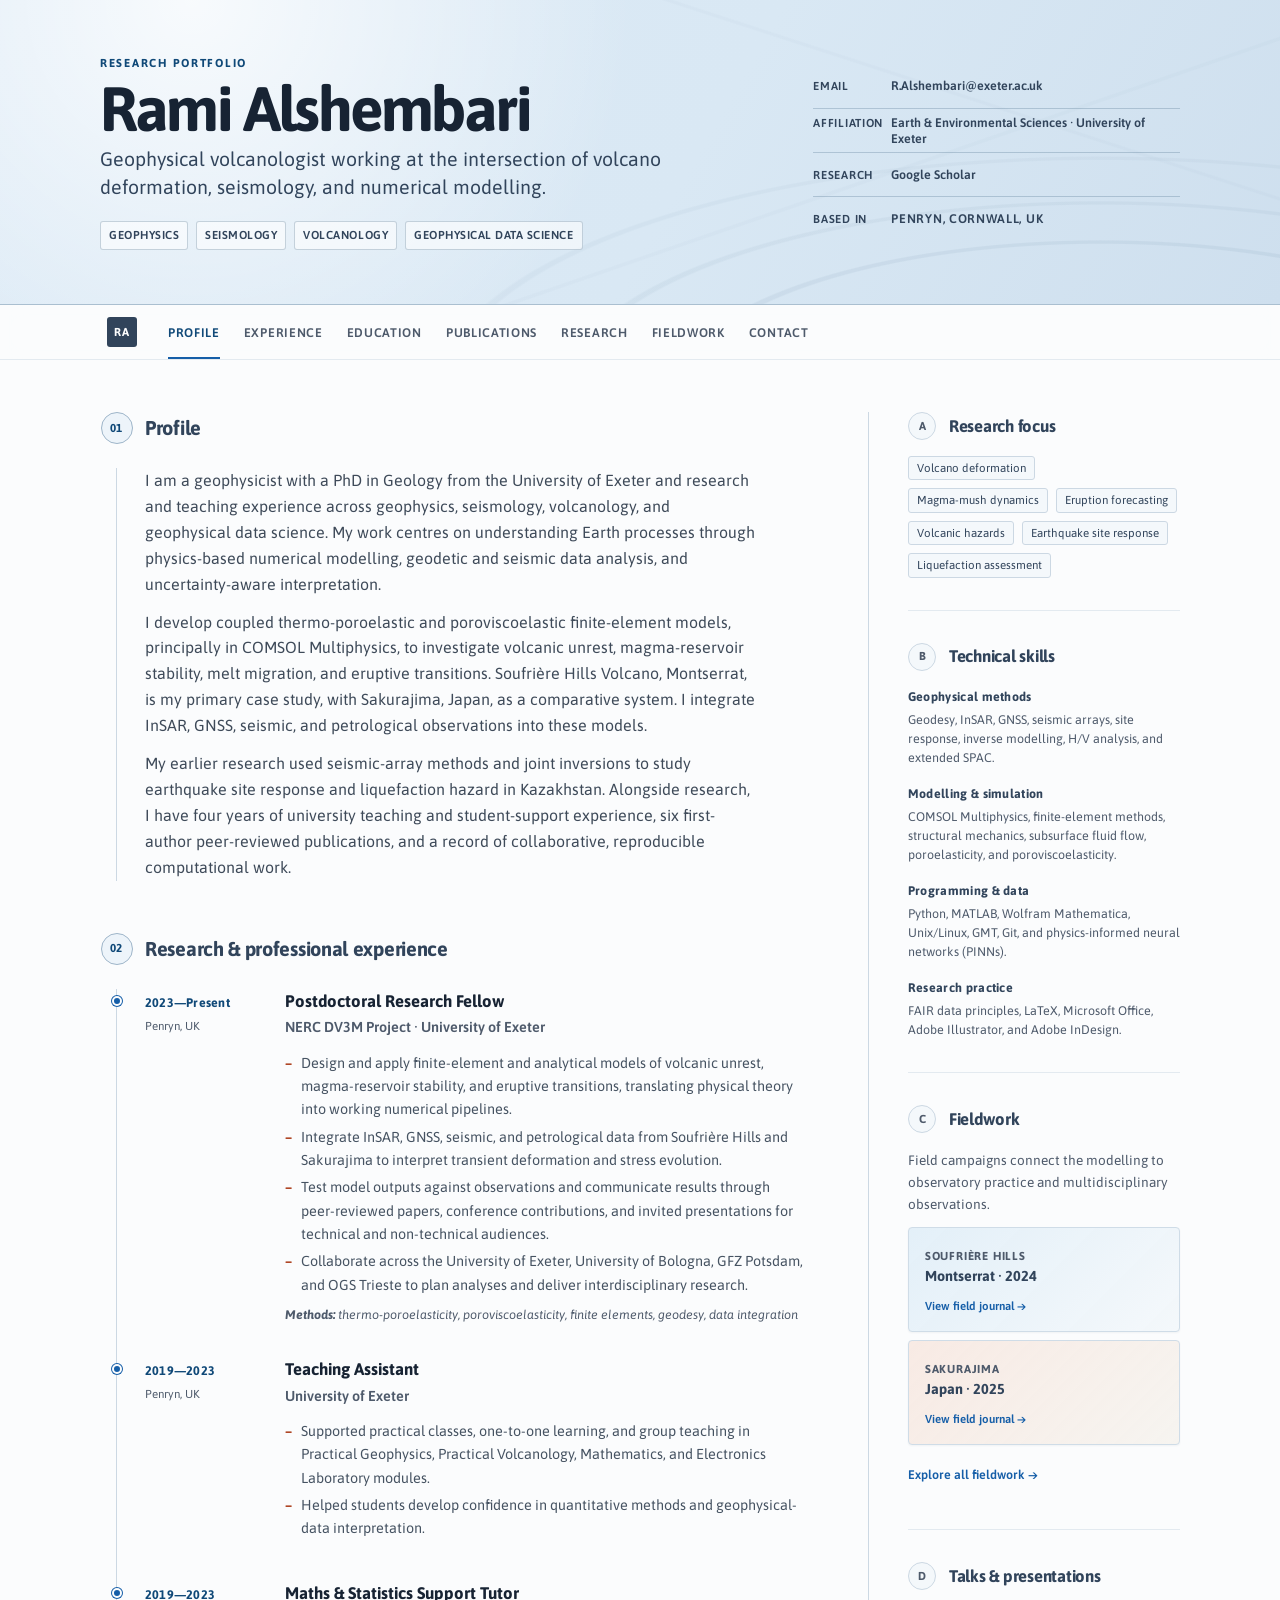
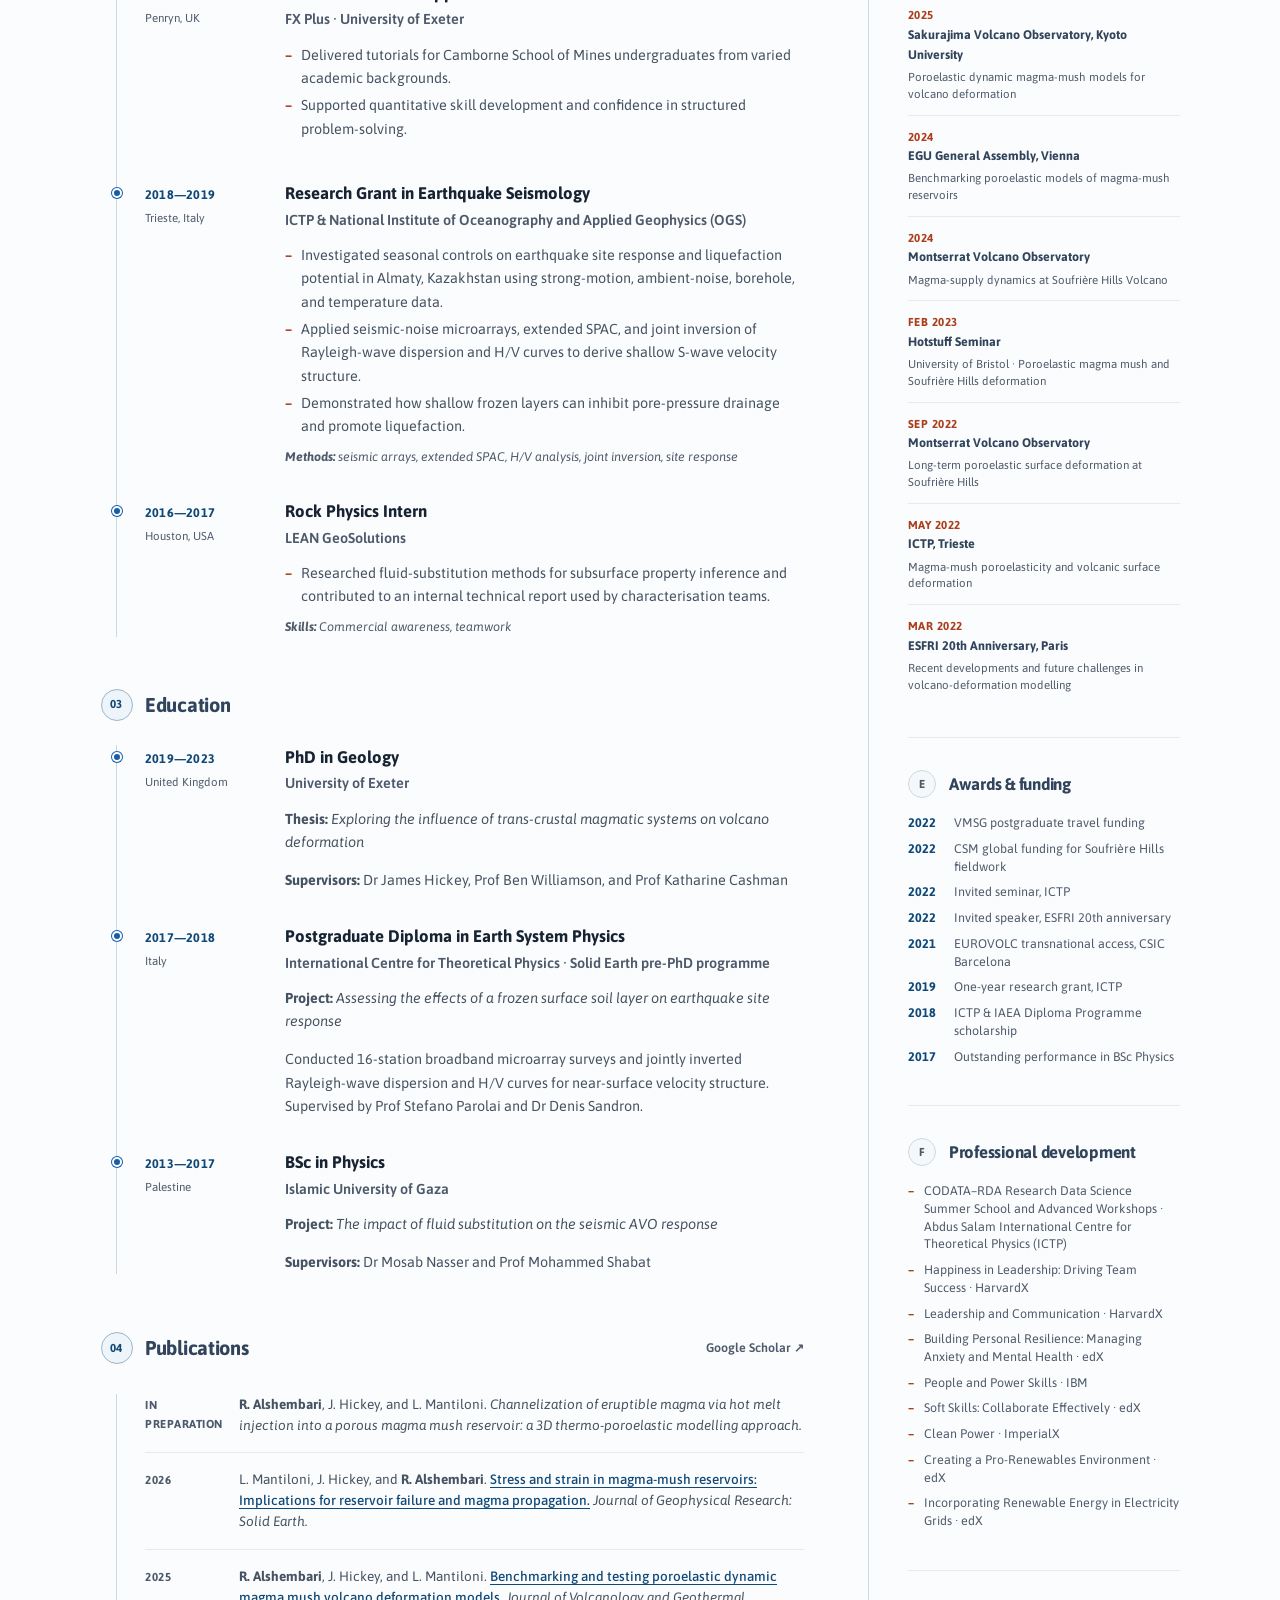
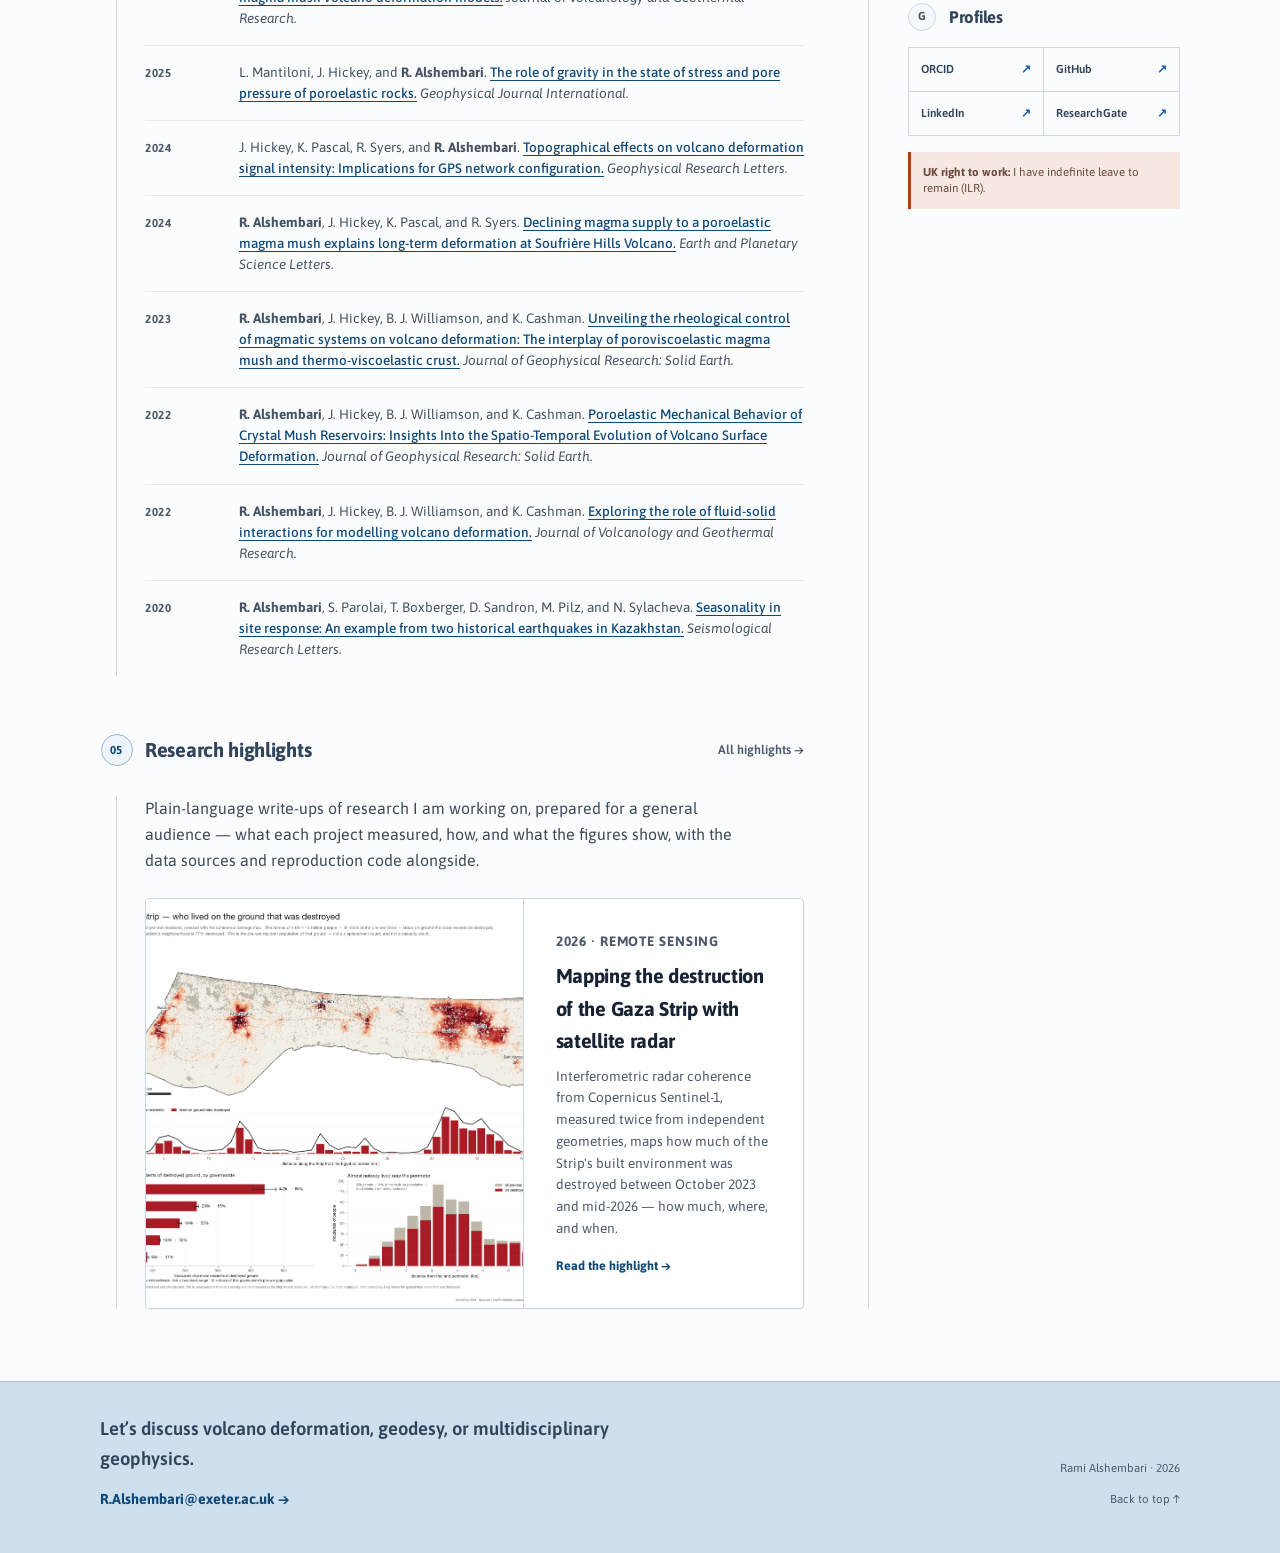
<file: index.html>
<!DOCTYPE html>
<html lang="en">
<head>
  <meta charset="utf-8">
  <script>document.documentElement.classList.add('js');</script>
  <script>(function(){var p=location.pathname,n=p;if(p.slice(-11)==='/index.html')n=p.slice(0,-10);else if(p.slice(-5)==='.html')n=p.slice(0,-5);if(n!==p)history.replaceState(null,'',n+location.search+location.hash);})();</script>
  <meta name="viewport" content="width=device-width, initial-scale=1">
  <meta name="description" content="Rami Alshembari is a geophysical volcanologist at the University of Exeter, specialising in volcano deformation, seismology, geodesy, and physics-based numerical modelling.">
  <meta name="author" content="Rami Alshembari">
  <meta name="theme-color" content="#dceaf6">
  <link rel="icon" type="image/png" href="RA__.png">
  <meta property="og:title" content="Rami Alshembari — Geophysical Volcanologist">
  <meta property="og:description" content="Research, publications, teaching, and fieldwork in volcano deformation, seismology, and numerical modelling.">
  <meta property="og:type" content="profile">
  <link rel="canonical" href="https://rami-alshembari.github.io/">
  <meta property="og:url" content="https://rami-alshembari.github.io/">
  <meta property="og:image" content="https://rami-alshembari.github.io/og.jpg">
  <meta property="og:image:width" content="1200">
  <meta property="og:image:height" content="630">
  <meta property="og:image:alt" content="Rami Alshembari — Geophysical Volcanologist, with volcano and seismic motifs">
  <meta name="twitter:card" content="summary_large_image">
  <meta name="twitter:image" content="https://rami-alshembari.github.io/og.jpg">
  <title>Rami Alshembari | Geophysical Volcanologist</title>
  <link rel="preconnect" href="https://fonts.googleapis.com">
  <link rel="preconnect" href="https://fonts.gstatic.com" crossorigin>
  <link href="https://fonts.googleapis.com/css2?family=Asap:wght@400;500;600;700&amp;display=swap" rel="stylesheet">
  <link rel="stylesheet" href="styles.css">
  <link rel="stylesheet" href="research.css">
  <script type="application/ld+json">
  {
    "@context": "https://schema.org",
    "@type": "Person",
    "name": "Rami Alshembari",
    "url": "https://rami-alshembari.github.io/",
    "jobTitle": "Postdoctoral Research Fellow",
    "affiliation": {
      "@type": "Organization",
      "name": "University of Exeter"
    },
    "email": "mailto:R.Alshembari@exeter.ac.uk",
    "sameAs": [
      "https://experts.exeter.ac.uk/36383-rami-alshembari",
      "https://scholar.google.com/citations?user=D3kNIOEAAAAJ&hl=en",
      "https://orcid.org/0000-0002-4328-298X",
      "https://github.com/Rami-Alshembari",
      "https://uk.linkedin.com/in/rashemb",
      "https://www.researchgate.net/profile/Rami-Alshembari"
    ],
    "knowsAbout": [
      "Geophysics",
      "Volcanology",
      "Seismology",
      "Volcano deformation",
      "Numerical modelling",
      "Geophysical data science"
    ]
  }
  </script>
</head>
<body>
  <a class="skip-link" href="#main-content">Skip to CV</a>

  <header class="masthead" id="top">
    <div class="masthead-pattern" aria-hidden="true"></div>
    <div class="container masthead-inner">
      <div class="identity">
        <p class="eyebrow">Research portfolio</p>
        <h1>Rami Alshembari</h1>
        <p class="professional-title">Geophysical volcanologist working at the intersection of volcano deformation, seismology, and numerical modelling.</p>
        <ul class="discipline-list" aria-label="Research disciplines">
          <li>Geophysics</li>
          <li>Seismology</li>
          <li>Volcanology</li>
          <li>Geophysical data science</li>
        </ul>
      </div>

      <div class="contact-panel" role="group" aria-label="Contact details">
        <div class="contact-list">
          <a href="mailto:R.Alshembari@exeter.ac.uk">
            <span>Email</span>
            <strong>R.Alshembari@exeter.ac.uk</strong>
          </a>
          <a href="https://experts.exeter.ac.uk/36383-rami-alshembari" target="_blank" rel="noopener noreferrer">
            <span>Affiliation</span>
            <strong>Earth &amp; Environmental Sciences · University of Exeter</strong>
          </a>
          <a href="https://scholar.google.com/citations?user=D3kNIOEAAAAJ&amp;hl=en" target="_blank" rel="noopener noreferrer">
            <span>Research</span>
            <strong>Google Scholar</strong>
          </a>
          <span class="contact-location">
            <span>Based in</span>
            <strong>Penryn, Cornwall, UK</strong>
          </span>
        </div>
      </div>
    </div>
  </header>

  <nav class="site-nav" aria-label="CV sections">
    <div class="container nav-inner">
      <a class="nav-mark" href="#top" aria-label="Back to the top">RA</a>
      <div class="nav-links">
        <a href="#profile">Profile</a>
        <a href="#experience">Experience</a>
        <a href="#education">Education</a>
        <a href="#publications">Publications</a>
        <a href="#research">Research</a>
        <a href="/fieldtrip">Fieldwork</a>
        <a href="#contact">Contact</a>
      </div>
    </div>
  </nav>

  <main class="container resume-layout" id="main-content">
    <div class="resume-primary">
      <section class="resume-section" id="profile" aria-labelledby="profile-heading">
        <div class="section-heading">
          <span class="section-number" aria-hidden="true">01</span>
          <h2 id="profile-heading">Profile</h2>
        </div>
        <div class="section-body profile-copy" data-reveal-group>
          <p>I am a geophysicist with a PhD in Geology from the University of Exeter and research and teaching experience across geophysics, seismology, volcanology, and geophysical data science. My work centres on understanding Earth processes through physics-based numerical modelling, geodetic and seismic data analysis, and uncertainty-aware interpretation.</p>
          <p>I develop coupled thermo-poroelastic and poroviscoelastic finite-element models, principally in COMSOL Multiphysics, to investigate volcanic unrest, magma-reservoir stability, melt migration, and eruptive transitions. Soufrière Hills Volcano, Montserrat, is my primary case study, with Sakurajima, Japan, as a comparative system. I integrate InSAR, GNSS, seismic, and petrological observations into these models.</p>
          <p>My earlier research used seismic-array methods and joint inversions to study earthquake site response and liquefaction hazard in Kazakhstan. Alongside research, I have four years of university teaching and student-support experience, six first-author peer-reviewed publications, and a record of collaborative, reproducible computational work.</p>
        </div>
      </section>

      <section class="resume-section" id="experience" aria-labelledby="experience-heading">
        <div class="section-heading">
          <span class="section-number" aria-hidden="true">02</span>
          <h2 id="experience-heading">Research &amp; professional experience</h2>
        </div>
        <div class="section-body timeline">
          <article class="timeline-item" data-reveal>
            <div class="timeline-meta">
              <span class="date-range">2023—Present</span>
              <span>Penryn, UK</span>
            </div>
            <div class="timeline-content">
              <h3>Postdoctoral Research Fellow</h3>
              <p class="organisation">NERC DV3M Project · University of Exeter</p>
              <ul class="dash-list">
                <li>Design and apply finite-element and analytical models of volcanic unrest, magma-reservoir stability, and eruptive transitions, translating physical theory into working numerical pipelines.</li>
                <li>Integrate InSAR, GNSS, seismic, and petrological data from Soufrière Hills and Sakurajima to interpret transient deformation and stress evolution.</li>
                <li>Test model outputs against observations and communicate results through peer-reviewed papers, conference contributions, and invited presentations for technical and non-technical audiences.</li>
                <li>Collaborate across the University of Exeter, University of Bologna, GFZ Potsdam, and OGS Trieste to plan analyses and deliver interdisciplinary research.</li>
              </ul>
              <p class="keywords"><strong>Methods:</strong> thermo-poroelasticity, poroviscoelasticity, finite elements, geodesy, data integration</p>
            </div>
          </article>

          <article class="timeline-item" data-reveal>
            <div class="timeline-meta">
              <span class="date-range">2019—2023</span>
              <span>Penryn, UK</span>
            </div>
            <div class="timeline-content">
              <h3>Teaching Assistant</h3>
              <p class="organisation">University of Exeter</p>
              <ul class="dash-list">
                <li>Supported practical classes, one-to-one learning, and group teaching in Practical Geophysics, Practical Volcanology, Mathematics, and Electronics Laboratory modules.</li>
                <li>Helped students develop confidence in quantitative methods and geophysical-data interpretation.</li>
              </ul>
            </div>
          </article>

          <article class="timeline-item" data-reveal>
            <div class="timeline-meta">
              <span class="date-range">2019—2023</span>
              <span>Penryn, UK</span>
            </div>
            <div class="timeline-content">
              <h3>Maths &amp; Statistics Support Tutor</h3>
              <p class="organisation">FX Plus · University of Exeter</p>
              <ul class="dash-list">
                <li>Delivered tutorials for Camborne School of Mines undergraduates from varied academic backgrounds.</li>
                <li>Supported quantitative skill development and confidence in structured problem-solving.</li>
              </ul>
            </div>
          </article>

          <article class="timeline-item" data-reveal>
            <div class="timeline-meta">
              <span class="date-range">2018—2019</span>
              <span>Trieste, Italy</span>
            </div>
            <div class="timeline-content">
              <h3>Research Grant in Earthquake Seismology</h3>
              <p class="organisation">ICTP &amp; National Institute of Oceanography and Applied Geophysics (OGS)</p>
              <ul class="dash-list">
                <li>Investigated seasonal controls on earthquake site response and liquefaction potential in Almaty, Kazakhstan using strong-motion, ambient-noise, borehole, and temperature data.</li>
                <li>Applied seismic-noise microarrays, extended SPAC, and joint inversion of Rayleigh-wave dispersion and H/V curves to derive shallow S-wave velocity structure.</li>
                <li>Demonstrated how shallow frozen layers can inhibit pore-pressure drainage and promote liquefaction.</li>
              </ul>
              <p class="keywords"><strong>Methods:</strong> seismic arrays, extended SPAC, H/V analysis, joint inversion, site response</p>
            </div>
          </article>

          <article class="timeline-item" data-reveal>
            <div class="timeline-meta">
              <span class="date-range">2016—2017</span>
              <span>Houston, USA</span>
            </div>
            <div class="timeline-content">
              <h3>Rock Physics Intern</h3>
              <p class="organisation">LEAN GeoSolutions</p>
              <ul class="dash-list">
                <li>Researched fluid-substitution methods for subsurface property inference and contributed to an internal technical report used by characterisation teams.</li>
              </ul>
              <p class="keywords"><strong>Skills:</strong> Commercial awareness, teamwork</p>
            </div>
          </article>
        </div>
      </section>

      <section class="resume-section" id="education" aria-labelledby="education-heading">
        <div class="section-heading">
          <span class="section-number" aria-hidden="true">03</span>
          <h2 id="education-heading">Education</h2>
        </div>
        <div class="section-body timeline education-timeline">
          <article class="timeline-item" data-reveal>
            <div class="timeline-meta">
              <span class="date-range">2019—2023</span>
              <span>United Kingdom</span>
            </div>
            <div class="timeline-content">
              <h3>PhD in Geology</h3>
              <p class="organisation">University of Exeter</p>
              <p><strong>Thesis:</strong> <em>Exploring the influence of trans-crustal magmatic systems on volcano deformation</em></p>
              <p class="detail-line"><strong>Supervisors:</strong> Dr James Hickey, Prof Ben Williamson, and Prof Katharine Cashman</p>
            </div>
          </article>

          <article class="timeline-item" data-reveal>
            <div class="timeline-meta">
              <span class="date-range">2017—2018</span>
              <span>Italy</span>
            </div>
            <div class="timeline-content">
              <h3>Postgraduate Diploma in Earth System Physics</h3>
              <p class="organisation">International Centre for Theoretical Physics · Solid Earth pre-PhD programme</p>
              <p><strong>Project:</strong> <em>Assessing the effects of a frozen surface soil layer on earthquake site response</em></p>
              <p class="detail-line">Conducted 16-station broadband microarray surveys and jointly inverted Rayleigh-wave dispersion and H/V curves for near-surface velocity structure. Supervised by Prof Stefano Parolai and Dr Denis Sandron.</p>
            </div>
          </article>

          <article class="timeline-item" data-reveal>
            <div class="timeline-meta">
              <span class="date-range">2013—2017</span>
              <span>Palestine</span>
            </div>
            <div class="timeline-content">
              <h3>BSc in Physics</h3>
              <p class="organisation">Islamic University of Gaza</p>
              <p><strong>Project:</strong> <em>The impact of fluid substitution on the seismic AVO response</em></p>
              <p class="detail-line"><strong>Supervisors:</strong> Dr Mosab Nasser and Prof Mohammed Shabat</p>
            </div>
          </article>
        </div>
      </section>

      <section class="resume-section" id="publications" aria-labelledby="publications-heading">
        <div class="section-heading section-heading-with-action">
          <span class="section-number" aria-hidden="true">04</span>
          <h2 id="publications-heading">Publications</h2>
          <a class="section-action" href="https://scholar.google.com/citations?user=D3kNIOEAAAAJ&amp;hl=en&amp;view_op=list_works&amp;sortby=pubdate" target="_blank" rel="noopener noreferrer">Google Scholar ↗</a>
        </div>
        <div class="section-body">
          <ol class="publication-list" data-reveal-group>
            <li>
              <span class="publication-year">In preparation</span>
              <p><strong>R. Alshembari</strong>, J. Hickey, and L. Mantiloni. <em>Channelization of eruptible magma via hot melt injection into a porous magma mush reservoir: a 3D thermo-poroelastic modelling approach.</em></p>
            </li>
            <li>
              <span class="publication-year">2026</span>
              <p>L. Mantiloni, J. Hickey, and <strong>R. Alshembari</strong>. <a href="https://doi.org/10.1029/2025JB032951" target="_blank" rel="noopener noreferrer">Stress and strain in magma-mush reservoirs: Implications for reservoir failure and magma propagation.</a> <em>Journal of Geophysical Research: Solid Earth.</em></p>
            </li>
            <li>
              <span class="publication-year">2025</span>
              <p><strong>R. Alshembari</strong>, J. Hickey, and L. Mantiloni. <a href="https://doi.org/10.1016/j.jvolgeores.2025.108468" target="_blank" rel="noopener noreferrer">Benchmarking and testing poroelastic dynamic magma mush volcano deformation models.</a> <em>Journal of Volcanology and Geothermal Research.</em></p>
            </li>
            <li>
              <span class="publication-year">2025</span>
              <p>L. Mantiloni, J. Hickey, and <strong>R. Alshembari</strong>. <a href="https://doi.org/10.1093/gji/ggaf169" target="_blank" rel="noopener noreferrer">The role of gravity in the state of stress and pore pressure of poroelastic rocks.</a> <em>Geophysical Journal International.</em></p>
            </li>
            <li>
              <span class="publication-year">2024</span>
              <p>J. Hickey, K. Pascal, R. Syers, and <strong>R. Alshembari</strong>. <a href="https://doi.org/10.1029/2024GL108812" target="_blank" rel="noopener noreferrer">Topographical effects on volcano deformation signal intensity: Implications for GPS network configuration.</a> <em>Geophysical Research Letters.</em></p>
            </li>
            <li>
              <span class="publication-year">2024</span>
              <p><strong>R. Alshembari</strong>, J. Hickey, K. Pascal, and R. Syers. <a href="https://doi.org/10.1016/j.epsl.2024.118624" target="_blank" rel="noopener noreferrer">Declining magma supply to a poroelastic magma mush explains long-term deformation at Soufrière Hills Volcano.</a> <em>Earth and Planetary Science Letters.</em></p>
            </li>
            <li>
              <span class="publication-year">2023</span>
              <p><strong>R. Alshembari</strong>, J. Hickey, B. J. Williamson, and K. Cashman. <a href="https://doi.org/10.1029/2023JB026625" target="_blank" rel="noopener noreferrer">Unveiling the rheological control of magmatic systems on volcano deformation: The interplay of poroviscoelastic magma mush and thermo-viscoelastic crust.</a> <em>Journal of Geophysical Research: Solid Earth.</em></p>
            </li>
            <li>
              <span class="publication-year">2022</span>
              <p><strong>R. Alshembari</strong>, J. Hickey, B. J. Williamson, and K. Cashman. <a href="https://doi.org/10.1029/2022JB024332" target="_blank" rel="noopener noreferrer">Poroelastic Mechanical Behavior of Crystal Mush Reservoirs: Insights Into the Spatio-Temporal Evolution of Volcano Surface Deformation.</a> <em>Journal of Geophysical Research: Solid Earth.</em></p>
            </li>
            <li>
              <span class="publication-year">2022</span>
              <p><strong>R. Alshembari</strong>, J. Hickey, B. J. Williamson, and K. Cashman. <a href="https://doi.org/10.1016/j.jvolgeores.2022.107535" target="_blank" rel="noopener noreferrer">Exploring the role of fluid-solid interactions for modelling volcano deformation.</a> <em>Journal of Volcanology and Geothermal Research.</em></p>
            </li>
            <li>
              <span class="publication-year">2020</span>
              <p><strong>R. Alshembari</strong>, S. Parolai, T. Boxberger, D. Sandron, M. Pilz, and N. Sylacheva. <a href="https://doi.org/10.1785/0220190114" target="_blank" rel="noopener noreferrer">Seasonality in site response: An example from two historical earthquakes in Kazakhstan.</a> <em>Seismological Research Letters.</em></p>
            </li>
          </ol>
        </div>
      </section>

      <section class="resume-section" id="research" aria-labelledby="research-heading">
        <div class="section-heading section-heading-with-action">
          <span class="section-number" aria-hidden="true">05</span>
          <h2 id="research-heading">Research highlights</h2>
          <a class="section-action" href="/research">All highlights →</a>
        </div>
        <div class="section-body">
          <p class="profile-copy" style="max-width: 68ch; margin-bottom: var(--sp-6);">Plain-language write-ups of research I am working on, prepared for a general audience — what each project measured, how, and what the figures show, with the data sources and reproduction code alongside.</p>
          <a class="highlight-card" href="/research-gaza" data-reveal>
            <div class="highlight-card-media">
              <img src="research/gaza/figures/population_ADE_web_2200.webp" alt="Map of the Gaza Strip shading pre-war residents per hectare of ground later recorded as destroyed by satellite radar" width="2200" height="1841" loading="lazy" decoding="async">
            </div>
            <div class="highlight-card-body">
              <p class="highlight-card-kicker">2026 · Remote sensing</p>
              <h3>Mapping the destruction of the Gaza Strip with satellite radar</h3>
              <p>Interferometric radar coherence from Copernicus Sentinel-1, measured twice from independent geometries, maps how much of the Strip's built environment was destroyed between October 2023 and mid-2026 — how much, where, and when.</p>
              <span class="highlight-card-link">Read the highlight →</span>
            </div>
          </a>
        </div>
      </section>
    </div>

    <aside class="resume-sidebar" aria-label="Skills, fieldwork, talks, and awards">
      <section class="sidebar-section" data-reveal aria-labelledby="focus-heading">
        <div class="sidebar-heading">
          <span aria-hidden="true">A</span>
          <h2 id="focus-heading">Research focus</h2>
        </div>
        <ul class="tag-list">
          <li>Volcano deformation</li>
          <li>Magma-mush dynamics</li>
          <li>Eruption forecasting</li>
          <li>Volcanic hazards</li>
          <li>Earthquake site response</li>
          <li>Liquefaction assessment</li>
        </ul>
      </section>

      <section class="sidebar-section" data-reveal aria-labelledby="skills-heading">
        <div class="sidebar-heading">
          <span aria-hidden="true">B</span>
          <h2 id="skills-heading">Technical skills</h2>
        </div>
        <div class="skill-groups">
          <div>
            <h3>Geophysical methods</h3>
            <p>Geodesy, InSAR, GNSS, seismic arrays, site response, inverse modelling, H/V analysis, and extended SPAC.</p>
          </div>
          <div>
            <h3>Modelling &amp; simulation</h3>
            <p>COMSOL Multiphysics, finite-element methods, structural mechanics, subsurface fluid flow, poroelasticity, and poroviscoelasticity.</p>
          </div>
          <div>
            <h3>Programming &amp; data</h3>
            <p>Python, MATLAB, Wolfram Mathematica, Unix/Linux, GMT, Git, and physics-informed neural networks (PINNs).</p>
          </div>
          <div>
            <h3>Research practice</h3>
            <p>FAIR data principles, LaTeX, Microsoft Office, Adobe Illustrator, and Adobe InDesign.</p>
          </div>
        </div>
      </section>

      <section class="sidebar-section fieldwork-section" data-reveal id="fieldwork" aria-labelledby="fieldwork-heading">
        <div class="sidebar-heading">
          <span aria-hidden="true">C</span>
          <h2 id="fieldwork-heading">Fieldwork</h2>
        </div>
        <p class="sidebar-intro">Field campaigns connect the modelling to observatory practice and multidisciplinary observations.</p>
        <div class="field-links">
          <a href="/montserrat-2024">
            <span>Soufrière Hills</span>
            <strong>Montserrat · 2024</strong>
            <small>View field journal →</small>
          </a>
          <a href="/sakurajima-2025">
            <span>Sakurajima</span>
            <strong>Japan · 2025</strong>
            <small>View field journal →</small>
          </a>
          <a class="all-fieldwork" href="/fieldtrip">Explore all fieldwork →</a>
        </div>
      </section>

      <section class="sidebar-section" data-reveal aria-labelledby="talks-heading">
        <div class="sidebar-heading">
          <span aria-hidden="true">D</span>
          <h2 id="talks-heading">Talks &amp; presentations</h2>
        </div>
        <ol class="compact-list">
          <li><time datetime="2025">2025</time><strong>Sakurajima Volcano Observatory, Kyoto University</strong><span>Poroelastic dynamic magma-mush models for volcano deformation</span></li>
          <li><time datetime="2024">2024</time><strong>EGU General Assembly, Vienna</strong><span>Benchmarking poroelastic models of magma-mush reservoirs</span></li>
          <li><time datetime="2024">2024</time><strong>Montserrat Volcano Observatory</strong><span>Magma-supply dynamics at Soufrière Hills Volcano</span></li>
          <li><time datetime="2023-02">Feb 2023</time><strong>Hotstuff Seminar</strong><span>University of Bristol · Poroelastic magma mush and Soufrière Hills deformation</span></li>
          <li><time datetime="2022-09">Sep 2022</time><strong>Montserrat Volcano Observatory</strong><span>Long-term poroelastic surface deformation at Soufrière Hills</span></li>
          <li><time datetime="2022-05">May 2022</time><strong>ICTP, Trieste</strong><span>Magma-mush poroelasticity and volcanic surface deformation</span></li>
          <li><time datetime="2022-03">Mar 2022</time><strong>ESFRI 20th Anniversary, Paris</strong><span>Recent developments and future challenges in volcano-deformation modelling</span></li>
        </ol>
      </section>

      <section class="sidebar-section" data-reveal aria-labelledby="awards-heading">
        <div class="sidebar-heading">
          <span aria-hidden="true">E</span>
          <h2 id="awards-heading">Awards &amp; funding</h2>
        </div>
        <ul class="year-list">
          <li><time>2022</time><span>VMSG postgraduate travel funding</span></li>
          <li><time>2022</time><span>CSM global funding for Soufrière Hills fieldwork</span></li>
          <li><time>2022</time><span>Invited seminar, ICTP</span></li>
          <li><time>2022</time><span>Invited speaker, ESFRI 20th anniversary</span></li>
          <li><time>2021</time><span>EUROVOLC transnational access, CSIC Barcelona</span></li>
          <li><time>2019</time><span>One-year research grant, ICTP</span></li>
          <li><time>2018</time><span>ICTP &amp; IAEA Diploma Programme scholarship</span></li>
          <li><time>2017</time><span>Outstanding performance in BSc Physics</span></li>
        </ul>
      </section>

      <section class="sidebar-section" data-reveal aria-labelledby="development-heading">
        <div class="sidebar-heading">
          <span aria-hidden="true">F</span>
          <h2 id="development-heading">Professional development</h2>
        </div>
        <ul class="dash-list compact-dashes">
          <li>CODATA–RDA Research Data Science Summer School and Advanced Workshops · Abdus Salam International Centre for Theoretical Physics (ICTP)</li>
          <li>Happiness in Leadership: Driving Team Success · HarvardX</li>
          <li>Leadership and Communication · HarvardX</li>
          <li>Building Personal Resilience: Managing Anxiety and Mental Health · edX</li>
          <li>People and Power Skills · IBM</li>
          <li>Soft Skills: Collaborate Effectively · edX</li>
          <li>Clean Power · ImperialX</li>
          <li>Creating a Pro-Renewables Environment · edX</li>
          <li>Incorporating Renewable Energy in Electricity Grids · edX</li>
        </ul>
      </section>

      <section class="sidebar-section profile-links" data-reveal aria-labelledby="links-heading">
        <div class="sidebar-heading">
          <span aria-hidden="true">G</span>
          <h2 id="links-heading">Profiles</h2>
        </div>
        <div class="profile-link-grid">
          <a href="https://orcid.org/0000-0002-4328-298X" target="_blank" rel="noopener noreferrer">ORCID <span>↗</span></a>
          <a href="https://github.com/Rami-Alshembari" target="_blank" rel="noopener noreferrer">GitHub <span>↗</span></a>
          <a href="https://uk.linkedin.com/in/rashemb" target="_blank" rel="noopener noreferrer">LinkedIn <span>↗</span></a>
          <a href="https://www.researchgate.net/profile/Rami-Alshembari" target="_blank" rel="noopener noreferrer">ResearchGate <span>↗</span></a>
        </div>
        <p class="availability"><strong>UK right to work:</strong> I have indefinite leave to remain (ILR).</p>
      </section>
    </aside>
  </main>

  <footer class="site-footer" id="contact">
    <div class="container footer-inner" data-reveal>
      <div>
        <p class="footer-title">Let’s discuss volcano deformation, geodesy, or multidisciplinary geophysics.</p>
        <a class="footer-email" href="mailto:R.Alshembari@exeter.ac.uk">R.Alshembari@exeter.ac.uk →</a>
      </div>
      <div class="footer-meta">
        <p>Rami Alshembari · <span data-year>2026</span></p>
        <a href="#top">Back to top ↑</a>
      </div>
    </div>
  </footer>

  <script src="script.js" defer></script>
</body>
</html>
</file>
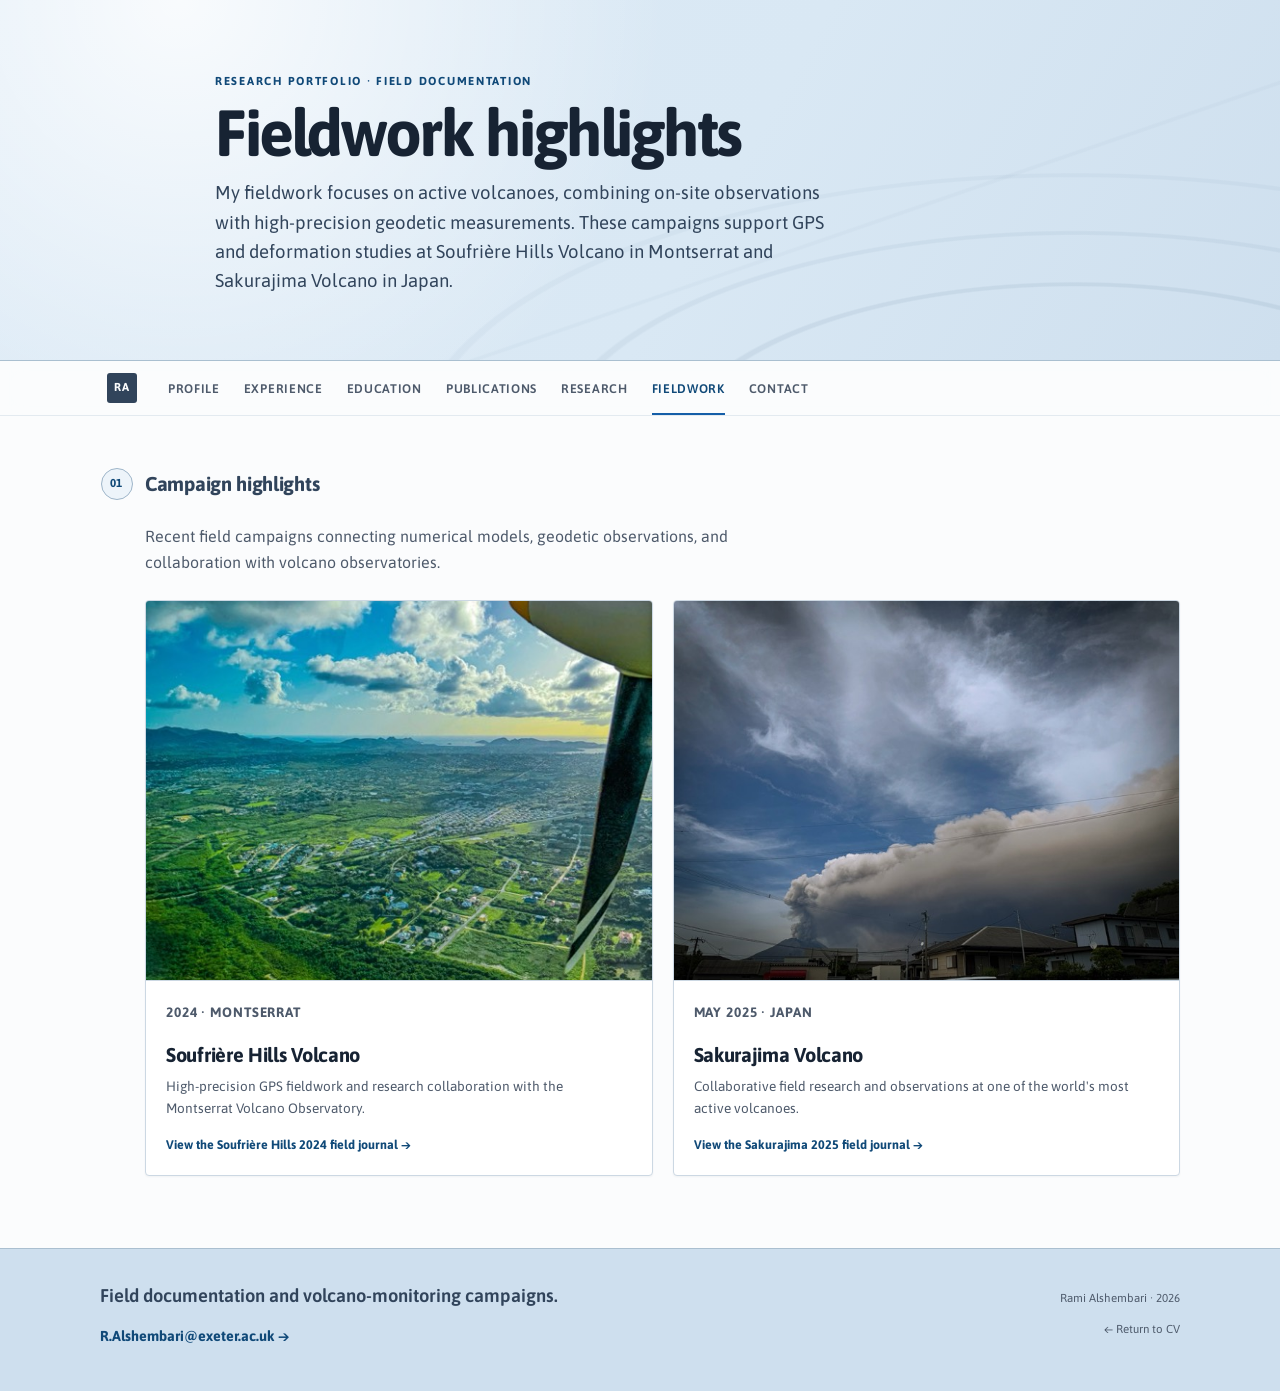
<file: fieldtrip.html>
<!DOCTYPE html>
<html lang="en">
<head>
  <meta charset="utf-8">
  <script>document.documentElement.classList.add('js');</script>
  <script>(function(){var p=location.pathname,n=p;if(p.slice(-11)==='/index.html')n=p.slice(0,-10);else if(p.slice(-5)==='.html')n=p.slice(0,-5);if(n!==p)history.replaceState(null,'',n+location.search+location.hash);})();</script>
  <meta name="viewport" content="width=device-width, initial-scale=1">
  <meta name="description" content="Fieldwork highlights from Rami Alshembari's volcano research campaigns at Soufrière Hills Volcano and Sakurajima.">
  <meta name="author" content="Rami Alshembari">
  <meta name="theme-color" content="#dceaf6">
  <link rel="icon" type="image/png" href="RA__.png">
  <meta property="og:title" content="Fieldwork | Rami Alshembari">
  <meta property="og:description" content="Field documentation from volcano deformation campaigns in Montserrat and Japan.">
  <meta property="og:type" content="website">
  <link rel="canonical" href="https://rami-alshembari.github.io/fieldtrip">
  <meta property="og:url" content="https://rami-alshembari.github.io/fieldtrip">
  <meta property="og:image" content="https://rami-alshembari.github.io/og.jpg">
  <meta property="og:image:width" content="1200">
  <meta property="og:image:height" content="630">
  <meta property="og:image:alt" content="Rami Alshembari — Geophysical Volcanologist, with volcano and seismic motifs">
  <meta name="twitter:card" content="summary_large_image">
  <meta name="twitter:image" content="https://rami-alshembari.github.io/og.jpg">
  <title>Fieldwork | Rami Alshembari</title>
  <link rel="preconnect" href="https://fonts.googleapis.com">
  <link rel="preconnect" href="https://fonts.gstatic.com" crossorigin>
  <link href="https://fonts.googleapis.com/css2?family=Asap:wght@400;500;600;700&amp;display=swap" rel="stylesheet">
  <link rel="stylesheet" href="styles.css">
  <link rel="stylesheet" href="fieldwork.css">
</head>
<body class="field-page">
  <a class="skip-link" href="#main-content">Skip to fieldwork</a>

  <header class="field-masthead">
    <div class="container field-masthead-inner">
      <p class="field-kicker">Research portfolio · Field documentation</p>
      <h1>Fieldwork highlights</h1>
      <p class="field-lede">My fieldwork focuses on active volcanoes, combining on-site observations with high-precision geodetic measurements. These campaigns support GPS and deformation studies at Soufrière Hills Volcano in Montserrat and Sakurajima Volcano in Japan.</p>
    </div>
  </header>

  <nav class="site-nav" aria-label="Primary navigation">
    <div class="container nav-inner">
      <a class="nav-mark" href="/" aria-label="Rami Alshembari home">RA</a>
      <div class="nav-links">
        <a href="/#profile">Profile</a>
        <a href="/#experience">Experience</a>
        <a href="/#education">Education</a>
        <a href="/#publications">Publications</a>
        <a href="/research">Research</a>
        <a href="/fieldtrip" aria-current="page">Fieldwork</a>
        <a href="/#contact">Contact</a>
      </div>
    </div>
  </nav>

  <main class="container field-main" id="main-content">
    <section class="field-section" aria-labelledby="campaigns-heading">
      <div class="section-heading">
        <span class="section-number" aria-hidden="true">01</span>
        <h2 id="campaigns-heading">Campaign highlights</h2>
      </div>
      <div class="field-section-body">
        <p class="field-section-intro">Recent field campaigns connecting numerical models, geodetic observations, and collaboration with volcano observatories.</p>
        <div class="campaign-grid">
          <a class="campaign-card" href="/montserrat-2024">
            <div class="campaign-card-image">
              <img srcset="thumbs-sm/Montserrat%202024/IMG_4751.jpg 400w, thumbs/Montserrat%202024/IMG_4751.jpg 700w, Montserrat%202024/IMG_4751.jpg 900w" sizes="(max-width: 720px) 92vw, 46vw" src="thumbs/Montserrat%202024/IMG_4751.jpg" alt="Aerial view across Montserrat during the 2024 field campaign" width="525" height="700" loading="eager" decoding="async">
            </div>
            <div class="campaign-card-body">
              <p class="campaign-date">2024 · Montserrat</p>
              <h3>Soufrière Hills Volcano</h3>
              <p>High-precision GPS fieldwork and research collaboration with the Montserrat Volcano Observatory.</p>
              <span class="campaign-card-link">View the Soufrière Hills 2024 field journal →</span>
            </div>
          </a>

          <a class="campaign-card" href="/sakurajima-2025">
            <div class="campaign-card-image">
              <img srcset="thumbs-sm/Sakurajima/IMG_7430.jpg 400w, thumbs/Sakurajima/IMG_7430.jpg 700w, Sakurajima/IMG_7430.jpg 1200w" sizes="(max-width: 720px) 92vw, 46vw" src="thumbs/Sakurajima/IMG_7430.jpg" alt="Ash plume rising from Sakurajima during the 2025 field campaign" width="700" height="525" loading="lazy" decoding="async">
            </div>
            <div class="campaign-card-body">
              <p class="campaign-date">May 2025 · Japan</p>
              <h3>Sakurajima Volcano</h3>
              <p>Collaborative field research and observations at one of the world's most active volcanoes.</p>
              <span class="campaign-card-link">View the Sakurajima 2025 field journal →</span>
            </div>
          </a>
        </div>
      </div>
    </section>
  </main>

  <footer class="site-footer field-footer" id="contact">
    <div class="container footer-inner" data-reveal>
      <div>
        <p class="footer-title">Field documentation and volcano-monitoring campaigns.</p>
        <a class="footer-email" href="mailto:R.Alshembari@exeter.ac.uk">R.Alshembari@exeter.ac.uk →</a>
      </div>
      <div class="footer-meta">
        <p>Rami Alshembari · <span data-year>2026</span></p>
        <a href="/">← Return to CV</a>
      </div>
    </div>
  </footer>

  <script src="script.js" defer></script>
</body>
</html>
</file>
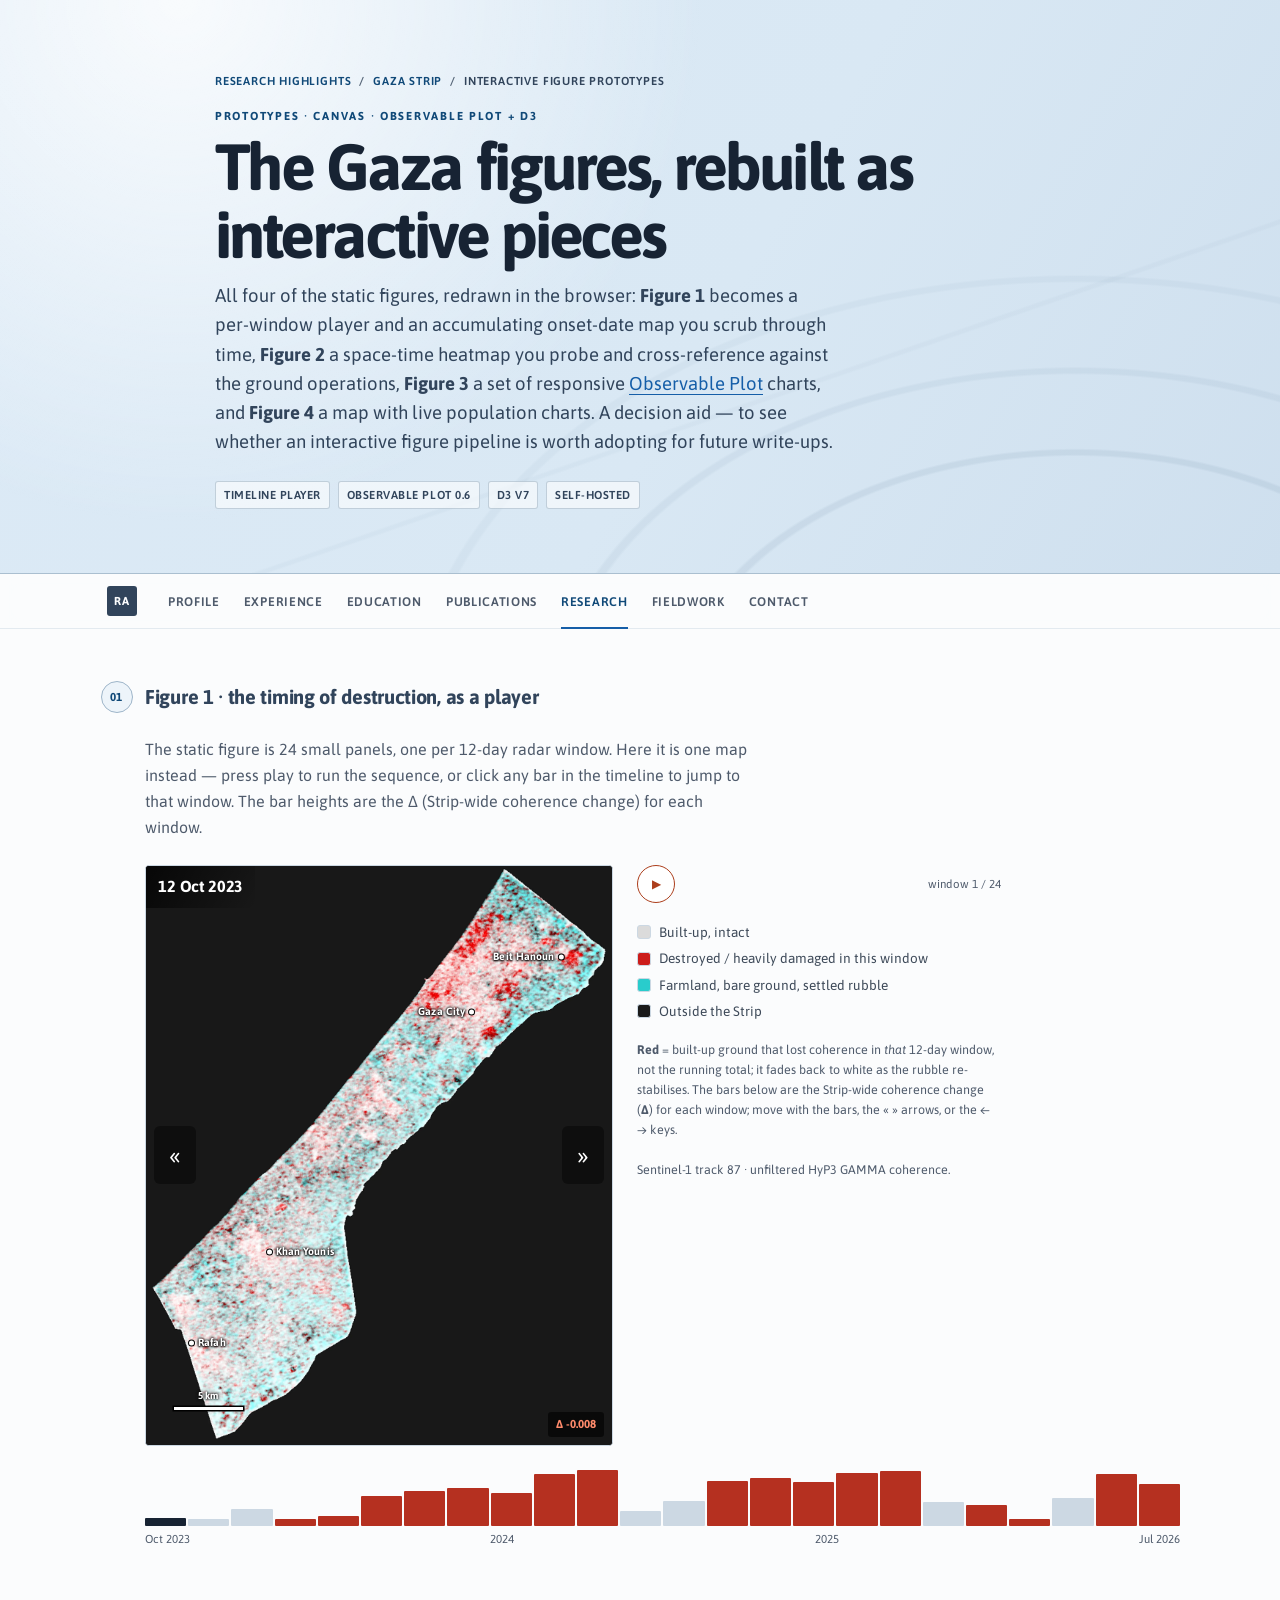
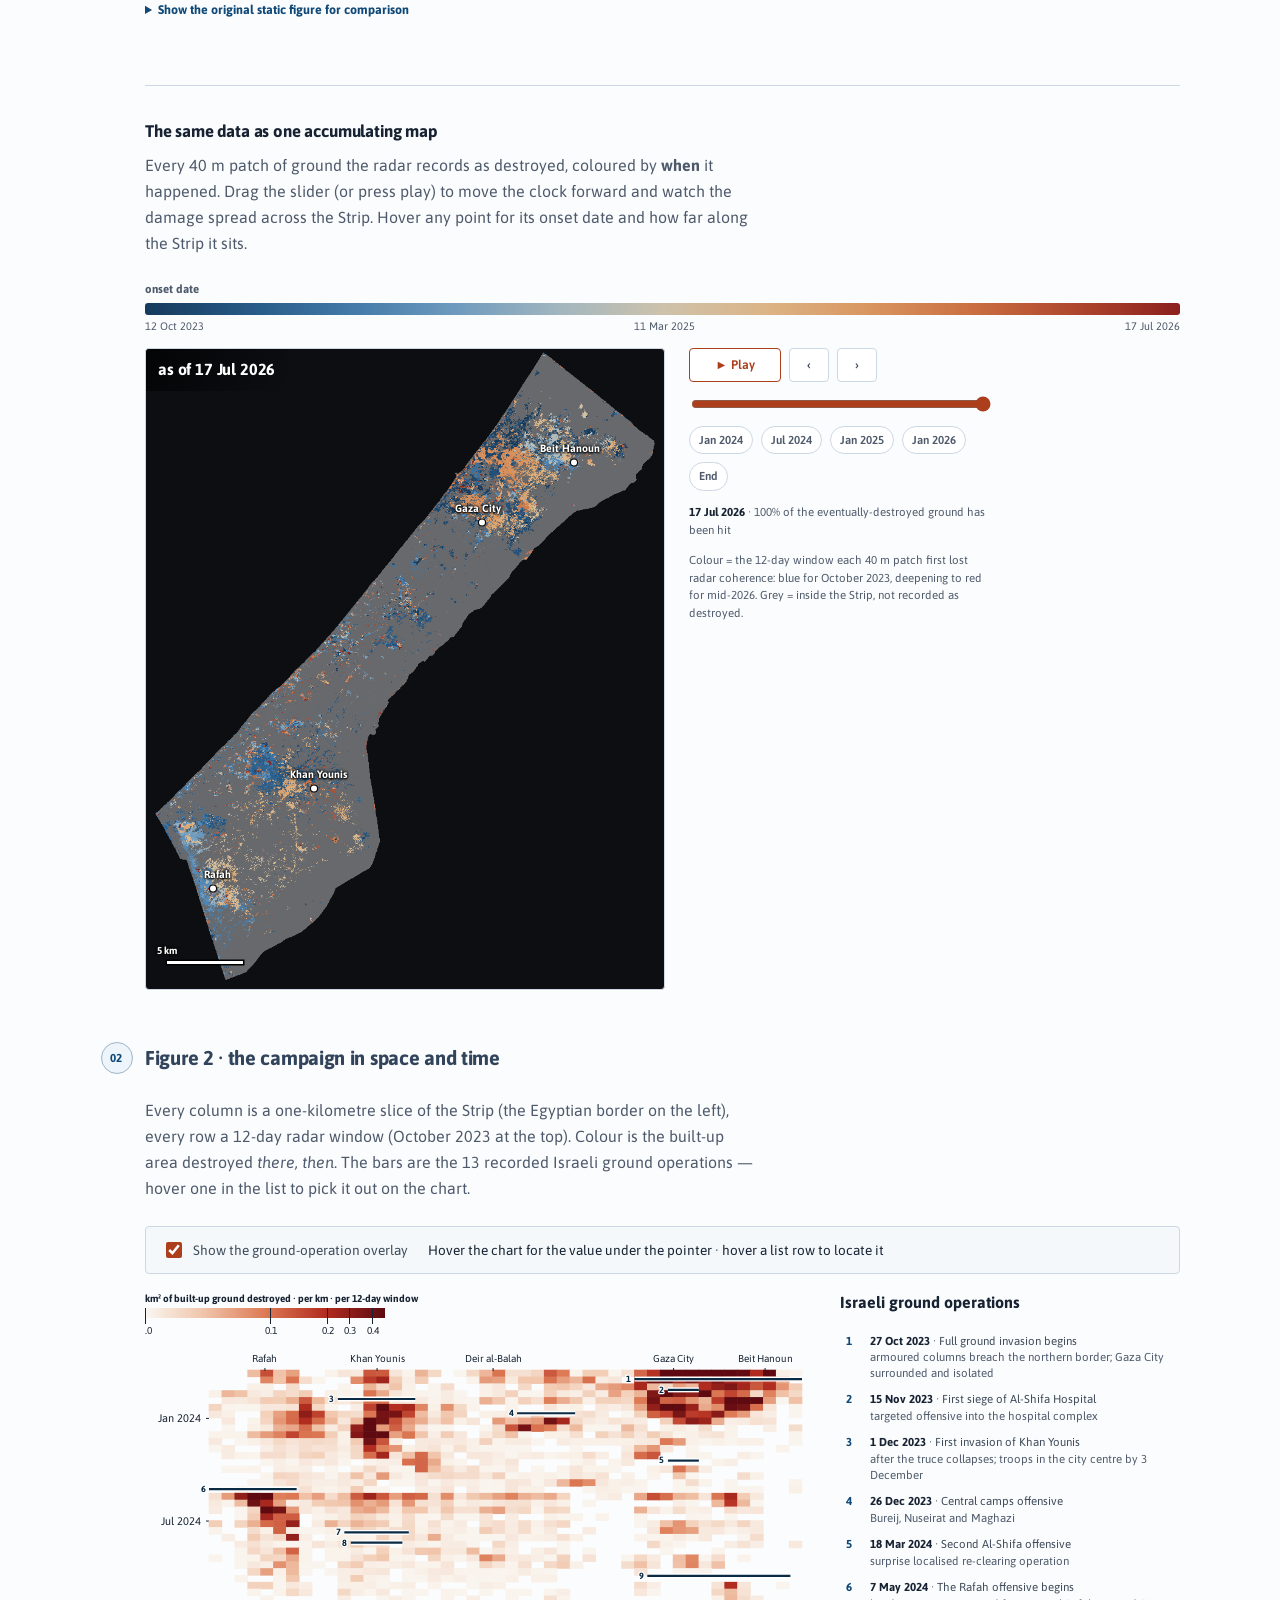
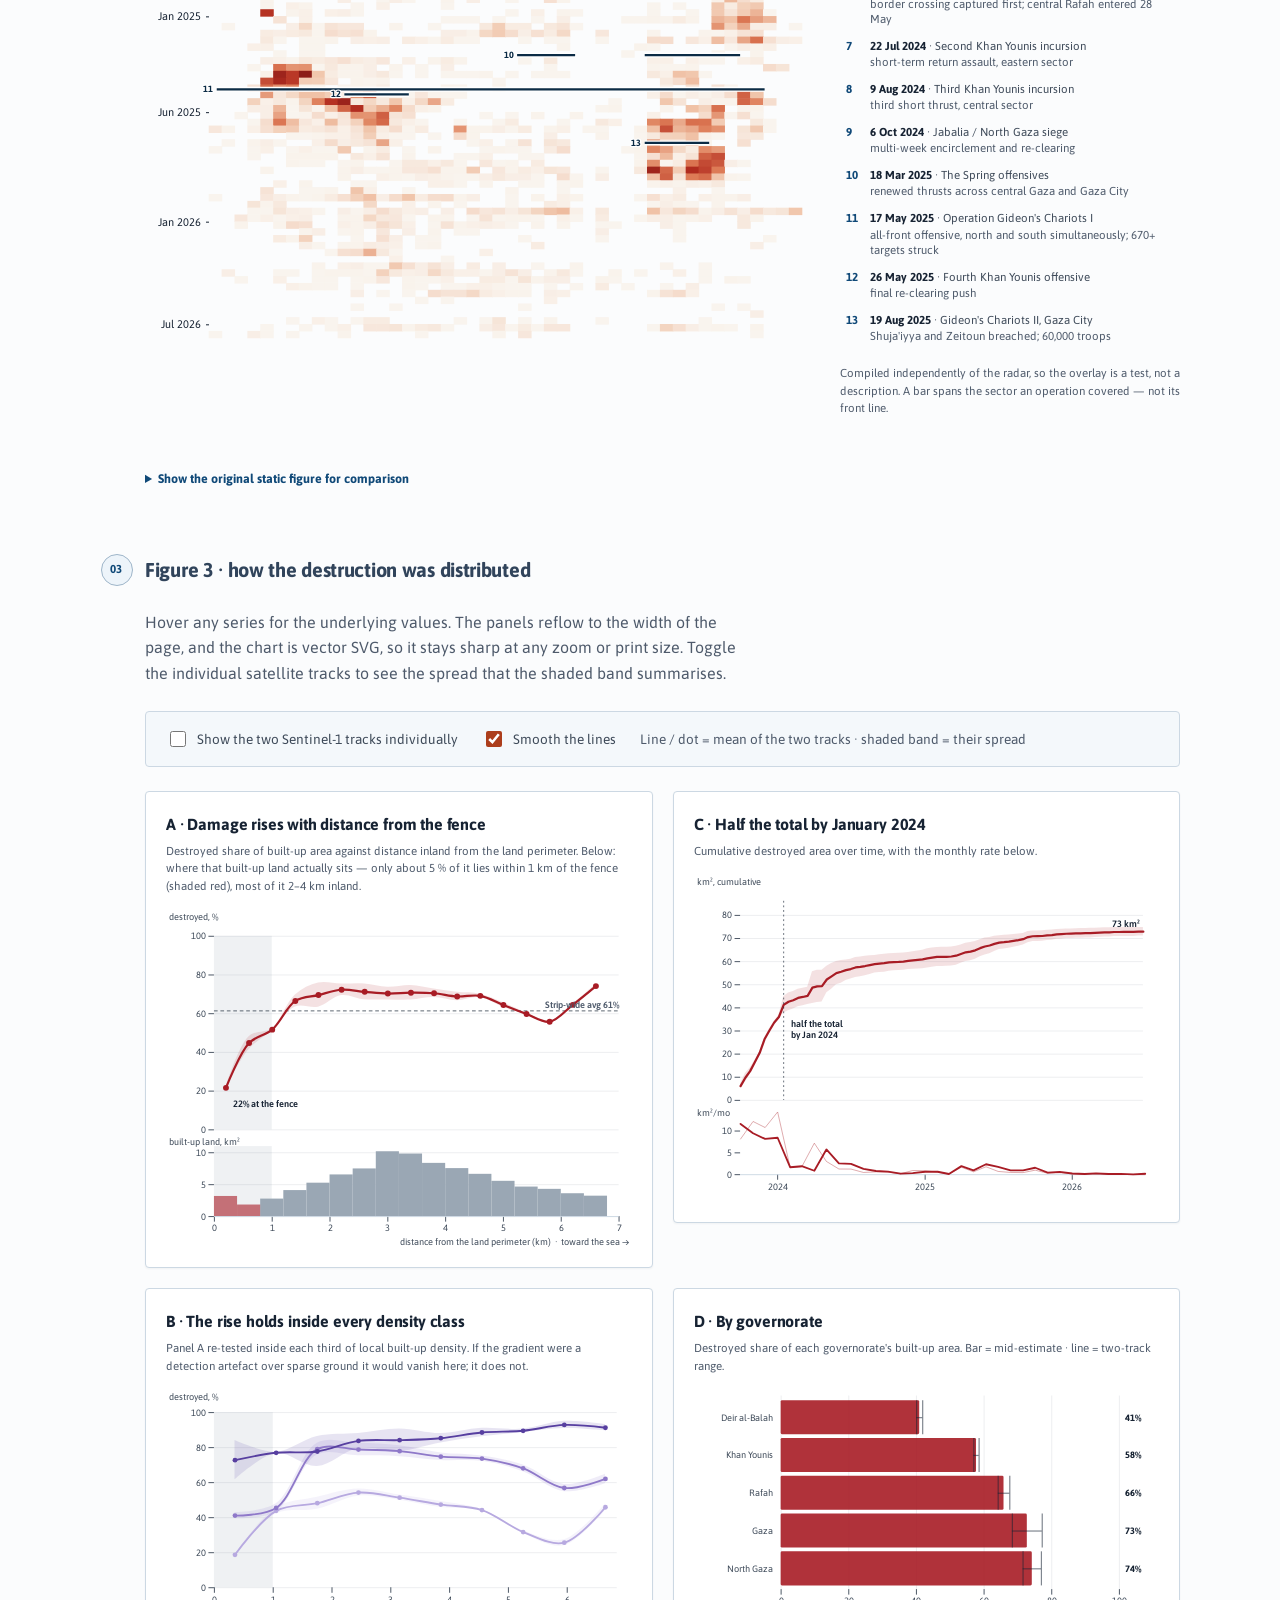
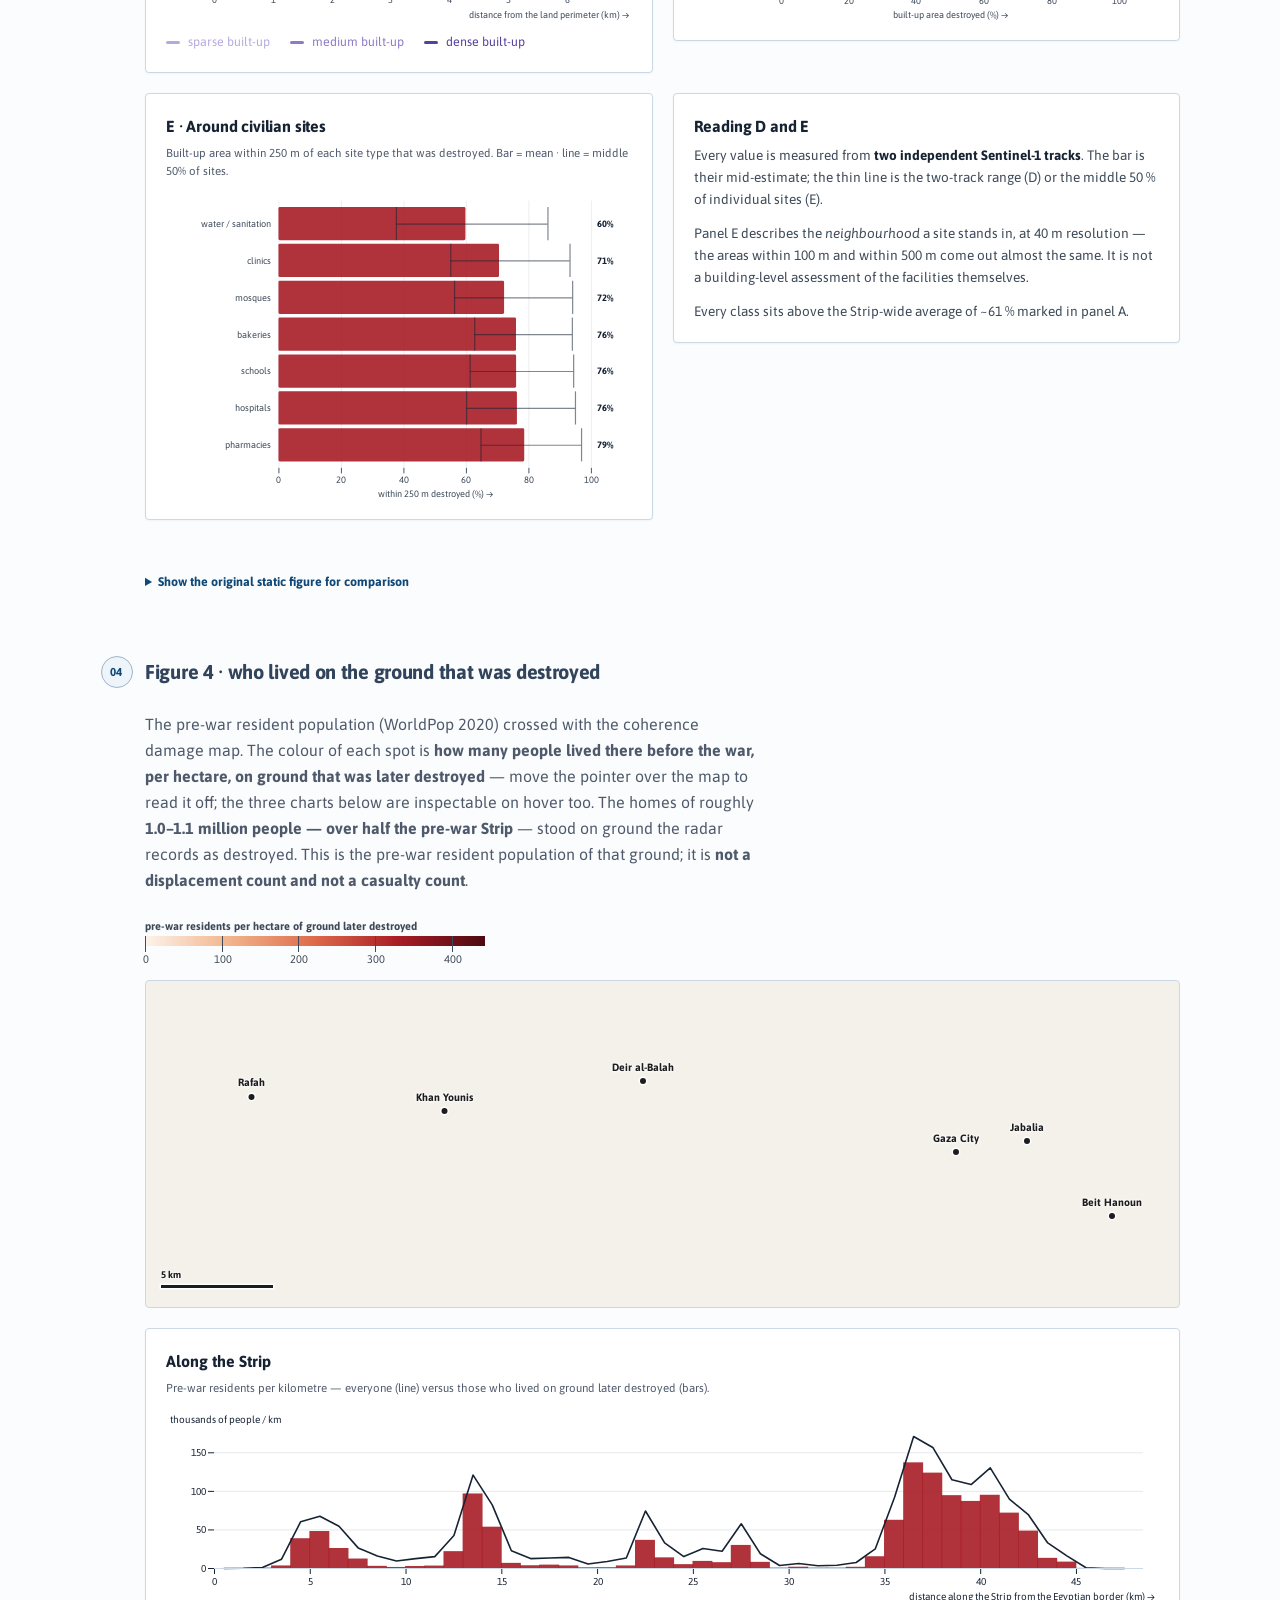
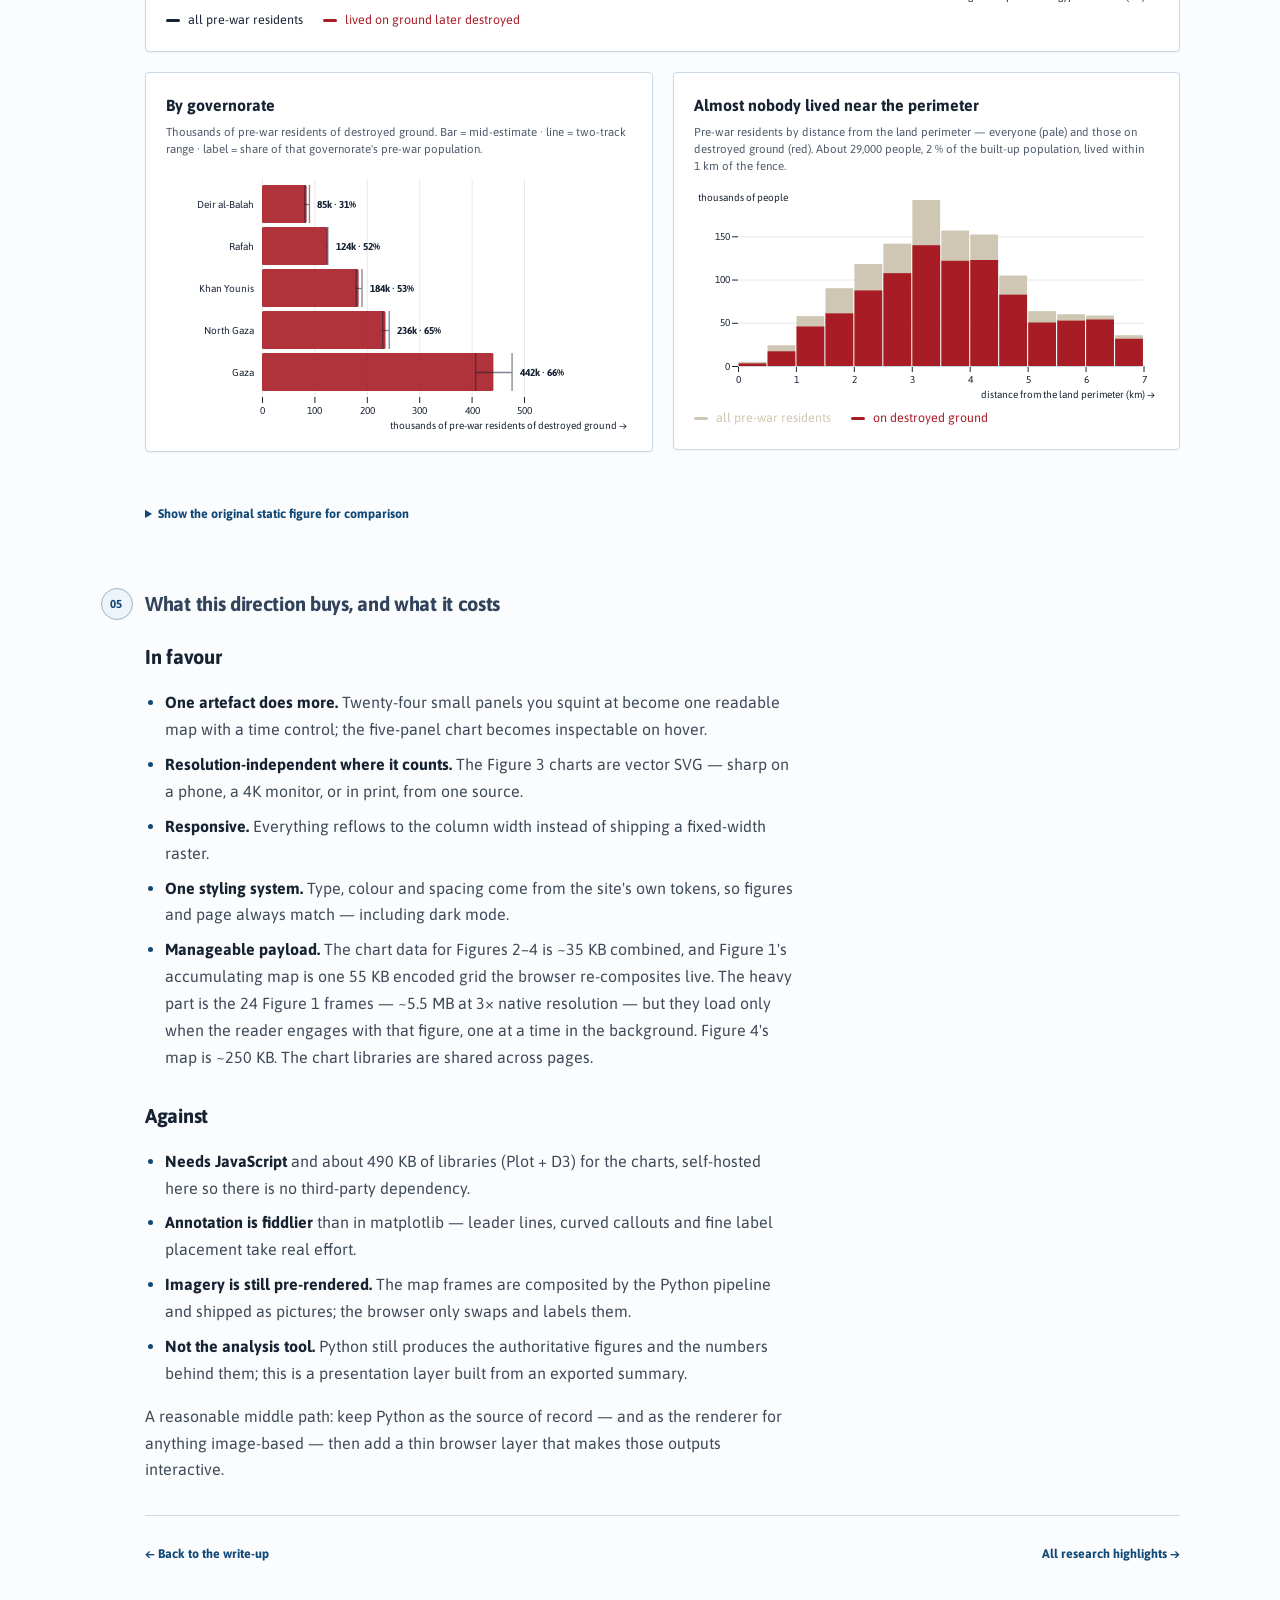
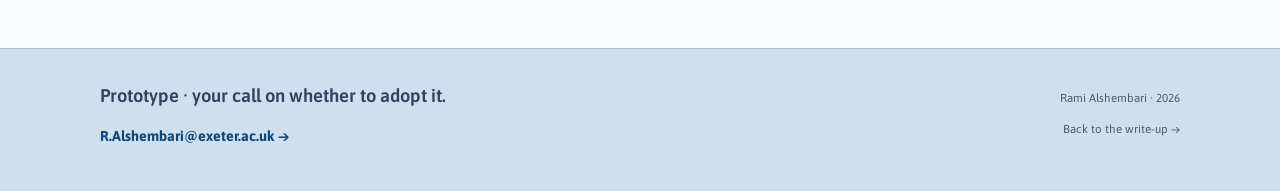
<file: research-gaza-figures.html>
<!DOCTYPE html>
<html lang="en">
<head>
  <meta charset="utf-8">
  <script>document.documentElement.classList.add('js');</script>
  <script>(function(){var p=location.pathname,n=p;if(p.slice(-11)==='/index.html')n=p.slice(0,-10);else if(p.slice(-5)==='.html')n=p.slice(0,-5);if(n!==p)history.replaceState(null,'',n+location.search+location.hash);})();</script>
  <meta name="viewport" content="width=device-width, initial-scale=1">
  <meta name="description" content="An interactive rebuild of Figure 3 from the Gaza destruction study, using Observable Plot and D3 — a prototype for evaluating an interactive figure direction.">
  <meta name="author" content="Rami Alshembari">
  <meta name="theme-color" content="#dceaf6">
  <link rel="icon" type="image/png" href="RA__.png">
  <meta property="og:title" content="Figure prototype — Observable Plot + D3 | Rami Alshembari">
  <meta property="og:description" content="An interactive rebuild of Figure 3 from the Gaza destruction study, using Observable Plot and D3.">
  <meta property="og:type" content="article">
  <link rel="canonical" href="https://rami-alshembari.github.io/research-gaza-figures">
  <meta property="og:url" content="https://rami-alshembari.github.io/research-gaza-figures">
  <meta property="og:image" content="https://rami-alshembari.github.io/research/gaza/figures/fig02_web_2200.png">
  <meta name="twitter:card" content="summary_large_image">
  <meta name="twitter:image" content="https://rami-alshembari.github.io/research/gaza/figures/fig02_web_2200.png">
  <title>Figure prototype — Observable Plot + D3 | Rami Alshembari</title>
  <link rel="preconnect" href="https://fonts.googleapis.com">
  <link rel="preconnect" href="https://fonts.gstatic.com" crossorigin>
  <link href="https://fonts.googleapis.com/css2?family=Asap:wght@400;500;600;700&amp;display=swap" rel="stylesheet">
  <link rel="stylesheet" href="styles.css">
  <link rel="stylesheet" href="fieldwork.css">
  <link rel="stylesheet" href="research.css">
  <link rel="stylesheet" href="research-figures.css">
</head>
<body class="field-page">
  <a class="skip-link" href="#main-content">Skip to the prototype</a>

  <header class="field-masthead">
    <div class="container field-masthead-inner">
      <nav class="field-breadcrumb" aria-label="Breadcrumb">
        <a href="/research">Research highlights</a>
        <span aria-hidden="true">/</span>
        <a href="/research-gaza">Gaza Strip</a>
        <span aria-hidden="true">/</span>
        <span aria-current="page">Interactive figure prototypes</span>
      </nav>
      <p class="field-kicker">Prototypes · Canvas · Observable Plot + D3</p>
      <h1>The Gaza figures, rebuilt as interactive pieces</h1>
      <p class="field-lede">All four of the static figures, redrawn in the browser: <strong>Figure 1</strong> becomes a per-window player and an accumulating onset-date map you scrub through time, <strong>Figure 2</strong> a space-time heatmap you probe and cross-reference against the ground operations, <strong>Figure 3</strong> a set of responsive <a href="https://observablehq.com/plot/" target="_blank" rel="noopener noreferrer">Observable&nbsp;Plot</a> charts, and <strong>Figure 4</strong> a map with live population charts. A decision aid — to see whether an interactive figure pipeline is worth adopting for future write-ups.</p>
      <ul class="field-meta-list" aria-label="Topics">
        <li>Timeline player</li>
        <li>Observable Plot 0.6</li>
        <li>D3 v7</li>
        <li>Self-hosted</li>
      </ul>
    </div>
  </header>

  <nav class="site-nav" aria-label="Primary navigation">
    <div class="container nav-inner">
      <a class="nav-mark" href="/" aria-label="Rami Alshembari home">RA</a>
      <div class="nav-links">
        <a href="/#profile">Profile</a>
        <a href="/#experience">Experience</a>
        <a href="/#education">Education</a>
        <a href="/#publications">Publications</a>
        <a href="/research" aria-current="location">Research</a>
        <a href="/fieldtrip">Fieldwork</a>
        <a href="/#contact">Contact</a>
      </div>
    </div>
  </nav>

  <main class="container field-main" id="main-content">

    <section class="field-section" aria-labelledby="timeline-heading">
      <div class="section-heading">
        <span class="section-number" aria-hidden="true">01</span>
        <h2 id="timeline-heading">Figure 1 · the timing of destruction, as a player</h2>
      </div>
      <div class="field-section-body">
        <p class="field-section-intro">The static figure is 24 small panels, one per 12-day radar window. Here it is one map instead — press play to run the sequence, or click any bar in the timeline to jump to that window. The bar heights are the Δ (Strip-wide coherence change) for each window.</p>

        <div class="timeline-viewer" id="timeline-viewer">
          <noscript><p class="fig-fallback">This player needs JavaScript. The static figure is below.</p></noscript>
        </div>

        <details class="fig-compare">
          <summary>Show the original static figure for comparison</summary>
          <a href="research/gaza/figures/gaza_s1_perpair_web.png" target="_blank" rel="noopener noreferrer">
            <img src="research/gaza/figures/gaza_s1_perpair_web_2000.webp" alt="The original static 24-panel version of Figure 1" width="2000" height="2072" loading="lazy" decoding="async">
          </a>
        </details>

        <h3 class="fig-subhead">The same data as one accumulating map</h3>
        <p class="field-section-intro">Every 40&nbsp;m patch of ground the radar records as destroyed, coloured by <strong>when</strong> it happened. Drag the slider (or press play) to move the clock forward and watch the damage spread across the Strip. Hover any point for its onset date and how far along the Strip it sits.</p>

        <div class="onset-viewer" id="onset-viewer">
          <noscript><p class="fig-fallback">This map needs JavaScript. The static figures are above and below.</p></noscript>
        </div>
      </div>
    </section>

    <section class="field-section" aria-labelledby="chrono-heading">
      <div class="section-heading">
        <span class="section-number" aria-hidden="true">02</span>
        <h2 id="chrono-heading">Figure 2 · the campaign in space and time</h2>
      </div>
      <div class="field-section-body">
        <p class="field-section-intro">Every column is a one-kilometre slice of the Strip (the Egyptian border on the left), every row a 12-day radar window (October 2023 at the top). Colour is the built-up area destroyed <em>there, then</em>. The bars are the 13 recorded Israeli ground operations — hover one in the list to pick it out on the chart.</p>

        <div class="chrono-viewer" id="chrono-viewer">
          <div class="chrono-controls">
            <label><input type="checkbox" id="chrono-ops" checked> Show the ground-operation overlay</label>
            <span class="fig-lab-note">Hover the chart for the value under the pointer · hover a list row to locate it</span>
          </div>
          <div class="chrono-stage">
            <div class="chrono-plot" data-chrono="heat"></div>
            <div class="chrono-side">
              <h4>Israeli ground operations</h4>
              <div class="chrono-oplist" id="chrono-oplist"></div>
              <p>Compiled independently of the radar, so the overlay is a test, not a description. A bar spans the sector an operation covered — not its front line.</p>
            </div>
          </div>
          <noscript><p class="fig-fallback">This chart needs JavaScript. The static figure is below.</p></noscript>
        </div>

        <details class="fig-compare">
          <summary>Show the original static figure for comparison</summary>
          <a href="research/gaza/figures/chronology_A_web.png" target="_blank" rel="noopener noreferrer">
            <img src="research/gaza/figures/chronology_A_web_2200.webp" alt="The original static version of Figure 2" width="2200" height="1445" loading="lazy" decoding="async">
          </a>
        </details>
      </div>
    </section>

    <section class="field-section" aria-labelledby="prototype-heading">
      <div class="section-heading">
        <span class="section-number" aria-hidden="true">03</span>
        <h2 id="prototype-heading">Figure 3 · how the destruction was distributed</h2>
      </div>
      <div class="field-section-body">
        <p class="field-section-intro">Hover any series for the underlying values. The panels reflow to the width of the page, and the chart is vector SVG, so it stays sharp at any zoom or print size. Toggle the individual satellite tracks to see the spread that the shaded band summarises.</p>

        <div class="fig-lab" id="fig-lab">
          <div class="fig-lab-controls">
            <label><input type="checkbox" id="toggle-tracks"> Show the two Sentinel-1 tracks individually</label>
            <label><input type="checkbox" id="toggle-smooth" checked> Smooth the lines</label>
            <span class="fig-lab-note">Line / dot = mean of the two tracks · shaded band = their spread</span>
          </div>
          <div class="fig-panels" id="fig-panels">
            <div class="fig-panel" id="panel-A">
              <h4>A · Damage rises with distance from the fence</h4>
              <p class="fig-panel-sub">Destroyed share of built-up area against distance inland from the land perimeter. Below: where that built-up land actually sits — only about 5&nbsp;% of it lies within 1&nbsp;km of the fence (shaded red), most of it 2–4&nbsp;km inland.</p>
              <div class="fig-panel-plot" data-plot="A"></div>
              <div class="fig-panel-plot" data-plot="A2"></div>
            </div>
            <div class="fig-panel" id="panel-C">
              <h4>C · Half the total by January 2024</h4>
              <p class="fig-panel-sub">Cumulative destroyed area over time, with the monthly rate below.</p>
              <div class="fig-panel-plot" data-plot="C"></div>
              <div class="fig-panel-plot" data-plot="C2"></div>
            </div>
            <div class="fig-panel" id="panel-B">
              <h4>B · The rise holds inside every density class</h4>
              <p class="fig-panel-sub">Panel A re-tested inside each third of local built-up density. If the gradient were a detection artefact over sparse ground it would vanish here; it does not.</p>
              <div class="fig-panel-plot" data-plot="B"></div>
              <div class="fig-lab-legend" id="legend-B"></div>
            </div>
            <div class="fig-panel" id="panel-D">
              <h4>D · By governorate</h4>
              <p class="fig-panel-sub">Destroyed share of each governorate's built-up area. Bar = mid-estimate · line = two-track range.</p>
              <div class="fig-panel-plot" data-plot="D"></div>
            </div>
            <div class="fig-panel" id="panel-E">
              <h4>E · Around civilian sites</h4>
              <p class="fig-panel-sub">Built-up area within 250&nbsp;m of each site type that was destroyed. Bar = mean · line = middle 50% of sites.</p>
              <div class="fig-panel-plot" data-plot="E"></div>
            </div>
            <div class="fig-panel fig-panel-note" id="panel-F">
              <h4>Reading D and E</h4>
              <p>Every value is measured from <strong>two independent Sentinel-1 tracks</strong>. The bar is their mid-estimate; the thin line is the two-track range (D) or the middle 50&nbsp;% of individual sites (E).</p>
              <p>Panel&nbsp;E describes the <em>neighbourhood</em> a site stands in, at 40&nbsp;m resolution — the areas within 100&nbsp;m and within 500&nbsp;m come out almost the same. It is not a building-level assessment of the facilities themselves.</p>
              <p>Every class sits above the Strip-wide average of ~61&nbsp;% marked in panel&nbsp;A.</p>
            </div>
          </div>
          <noscript>
            <p class="fig-fallback">This prototype needs JavaScript. The static figure is below.</p>
          </noscript>
        </div>

        <details class="fig-compare">
          <summary>Show the original static figure for comparison</summary>
          <a href="research/gaza/figures/fig02_web.png" target="_blank" rel="noopener noreferrer">
            <img src="research/gaza/figures/fig02_web_2200.webp" alt="The original static matplotlib version of Figure 3" width="2200" height="1403" loading="lazy" decoding="async">
          </a>
        </details>
      </div>
    </section>

    <section class="field-section" aria-labelledby="pop-heading">
      <div class="section-heading">
        <span class="section-number" aria-hidden="true">04</span>
        <h2 id="pop-heading">Figure 4 · who lived on the ground that was destroyed</h2>
      </div>
      <div class="field-section-body">
        <p class="field-section-intro">The pre-war resident population (WorldPop 2020) crossed with the coherence damage map. The colour of each spot is <strong>how many people lived there before the war, per hectare, on ground that was later destroyed</strong> — move the pointer over the map to read it off; the three charts below are inspectable on hover too. The homes of roughly <strong>1.0–1.1 million people — over half the pre-war Strip</strong> — stood on ground the radar records as destroyed. This is the pre-war resident population of that ground; it is <strong>not a displacement count and not a casualty count</strong>.</p>

        <div class="pop-viewer" id="pop-viewer">
          <div class="pop-legend" data-pop="legend"></div>
          <div class="pop-map" data-pop="map"></div>
          <div class="pop-charts">
            <div class="pop-profile">
              <h4>Along the Strip</h4>
              <p class="fig-panel-sub">Pre-war residents per kilometre — everyone (line) versus those who lived on ground later destroyed (bars).</p>
              <div class="pop-plot" data-pop="profile"></div>
            </div>
            <div class="pop-row">
              <div class="pop-cell">
                <h4>By governorate</h4>
                <p class="fig-panel-sub">Thousands of pre-war residents of destroyed ground. Bar = mid-estimate · line = two-track range · label = share of that governorate's pre-war population.</p>
                <div class="pop-plot" data-pop="gov"></div>
              </div>
              <div class="pop-cell">
                <h4>Almost nobody lived near the perimeter</h4>
                <p class="fig-panel-sub">Pre-war residents by distance from the land perimeter — everyone (pale) and those on destroyed ground (red). About 29,000 people, 2&nbsp;% of the built-up population, lived within 1&nbsp;km of the fence.</p>
                <div class="pop-plot" data-pop="peri"></div>
              </div>
            </div>
          </div>
          <noscript><p class="fig-fallback">This figure needs JavaScript. The static version is below.</p></noscript>
        </div>

        <details class="fig-compare">
          <summary>Show the original static figure for comparison</summary>
          <a href="research/gaza/figures/population_ADE_web.png" target="_blank" rel="noopener noreferrer">
            <img src="research/gaza/figures/population_ADE_web_2200.webp" alt="The original static version of Figure 4" width="2200" height="1841" loading="lazy" decoding="async">
          </a>
        </details>
      </div>
    </section>

    <section class="field-section" aria-labelledby="tradeoffs-heading">
      <div class="section-heading">
        <span class="section-number" aria-hidden="true">05</span>
        <h2 id="tradeoffs-heading">What this direction buys, and what it costs</h2>
      </div>
      <div class="field-section-body">
        <div class="research-prose">
          <h3>In favour</h3>
          <ul>
            <li><strong>One artefact does more.</strong> Twenty-four small panels you squint at become one readable map with a time control; the five-panel chart becomes inspectable on hover.</li>
            <li><strong>Resolution-independent where it counts.</strong> The Figure&nbsp;3 charts are vector SVG — sharp on a phone, a 4K monitor, or in print, from one source.</li>
            <li><strong>Responsive.</strong> Everything reflows to the column width instead of shipping a fixed-width raster.</li>
            <li><strong>One styling system.</strong> Type, colour and spacing come from the site's own tokens, so figures and page always match — including dark mode.</li>
            <li><strong>Manageable payload.</strong> The chart data for Figures&nbsp;2–4 is ~35&nbsp;KB combined, and Figure&nbsp;1's accumulating map is one 55&nbsp;KB encoded grid the browser re-composites live. The heavy part is the 24 Figure&nbsp;1 frames — ~5.5&nbsp;MB at 3× native resolution — but they load only when the reader engages with that figure, one at a time in the background. Figure&nbsp;4's map is ~250&nbsp;KB. The chart libraries are shared across pages.</li>
          </ul>
          <h3>Against</h3>
          <ul>
            <li><strong>Needs JavaScript</strong> and about 490&nbsp;KB of libraries (Plot + D3) for the charts, self-hosted here so there is no third-party dependency.</li>
            <li><strong>Annotation is fiddlier</strong> than in matplotlib — leader lines, curved callouts and fine label placement take real effort.</li>
            <li><strong>Imagery is still pre-rendered.</strong> The map frames are composited by the Python pipeline and shipped as pictures; the browser only swaps and labels them.</li>
            <li><strong>Not the analysis tool.</strong> Python still produces the authoritative figures and the numbers behind them; this is a presentation layer built from an exported summary.</li>
          </ul>
          <p>A reasonable middle path: keep Python as the source of record — and as the renderer for anything image-based — then add a thin browser layer that makes those outputs interactive.</p>
        </div>
        <nav class="field-page-links" aria-label="Prototype navigation">
          <a href="/research-gaza">← Back to the write-up</a>
          <a href="/research">All research highlights →</a>
        </nav>
      </div>
    </section>

  </main>

  <footer class="site-footer field-footer" id="contact">
    <div class="container footer-inner" data-reveal>
      <div>
        <p class="footer-title">Prototype · your call on whether to adopt it.</p>
        <a class="footer-email" href="mailto:R.Alshembari@exeter.ac.uk">R.Alshembari@exeter.ac.uk →</a>
      </div>
      <div class="footer-meta">
        <p>Rami Alshembari · <span data-year>2026</span></p>
        <a href="/research-gaza">Back to the write-up →</a>
      </div>
    </div>
  </footer>

  <script src="script.js" defer></script>
  <script src="research/gaza/data/perpair.js" defer></script>
  <script src="research/gaza/timeline-interactive.js" defer></script>
  <script src="research/vendor/d3.v7.min.js" defer></script>
  <script src="research/vendor/plot.v0.6.umd.min.js" defer></script>
  <script src="research/gaza/data/fig02.js" defer></script>
  <script src="research/gaza/figures-interactive.js" defer></script>
  <script src="research/gaza/data/chronology.js" defer></script>
  <script src="research/gaza/chronology-interactive.js" defer></script>
  <script src="research/gaza/data/population.js" defer></script>
  <script src="research/gaza/population-interactive.js" defer></script>
  <script src="research/gaza/data/onset.js" defer></script>
  <script src="research/gaza/onset-interactive.js" defer></script>
</body>
</html>
</file>
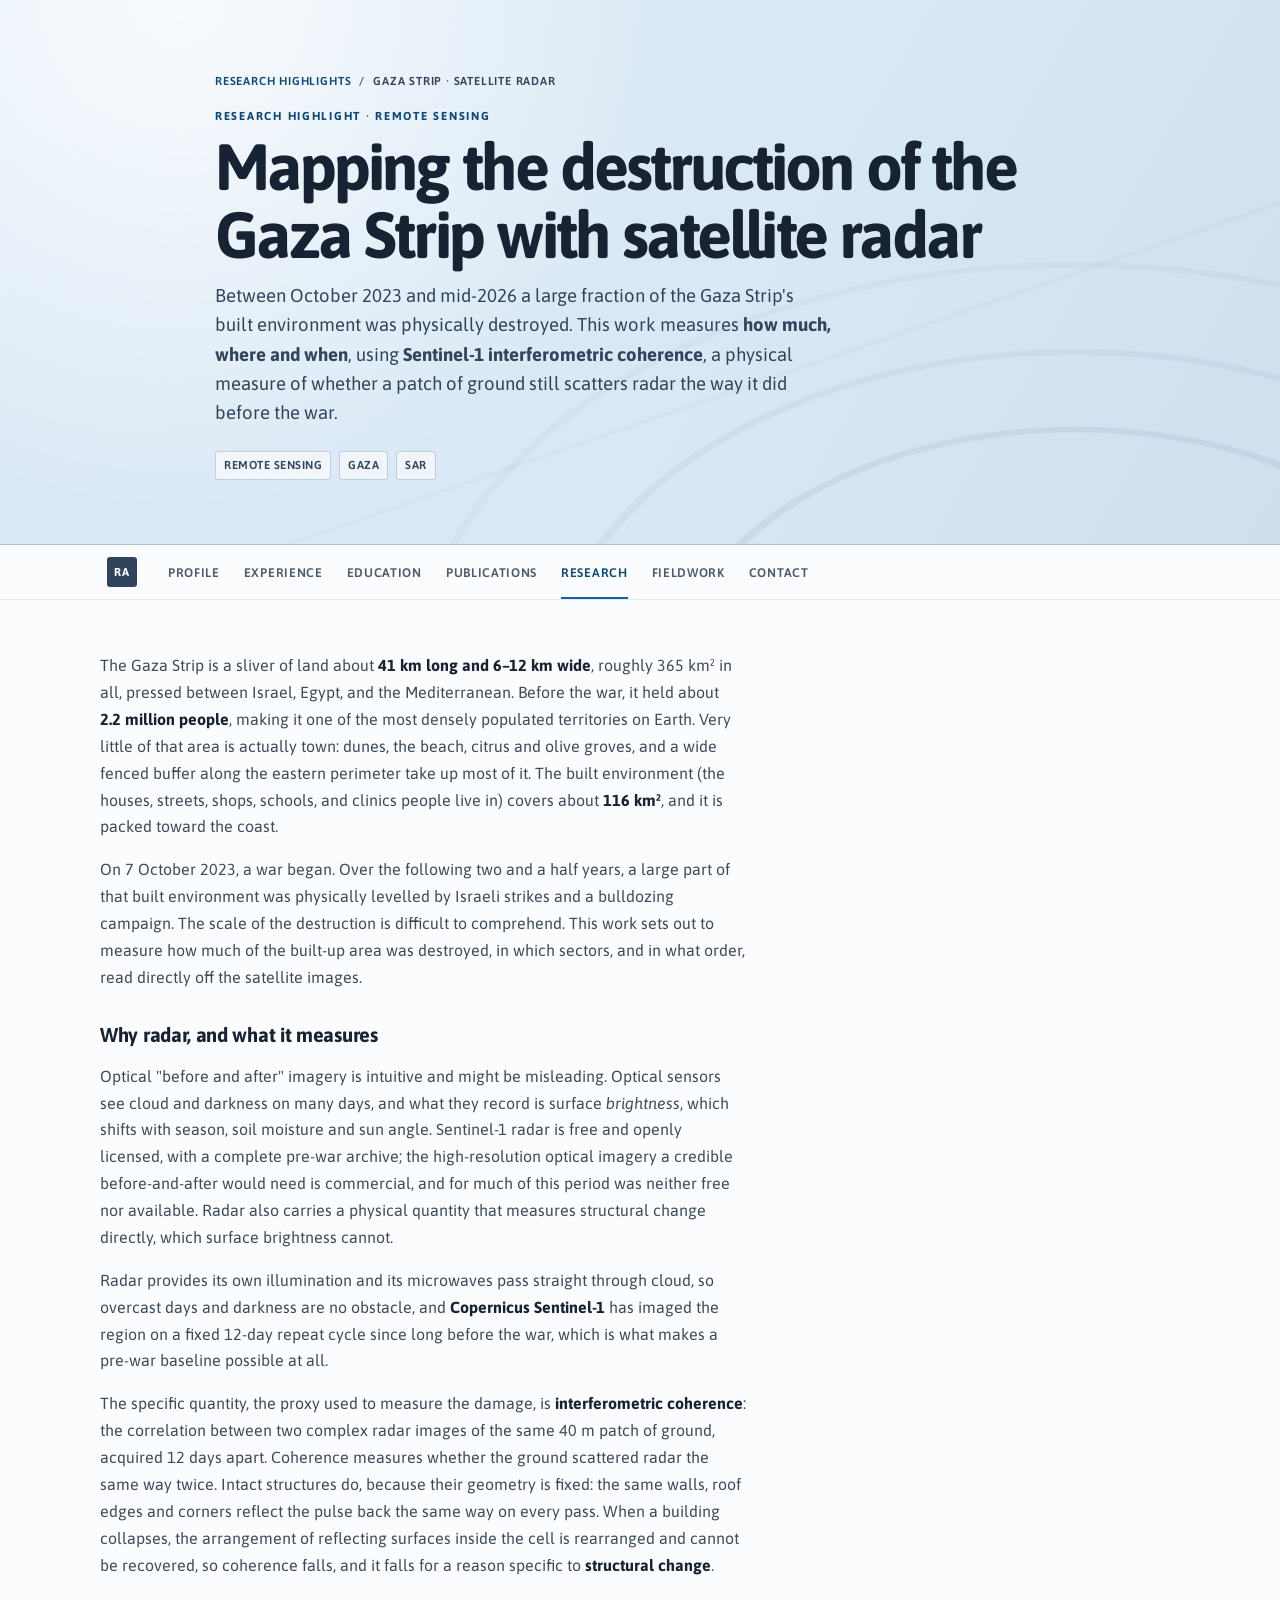
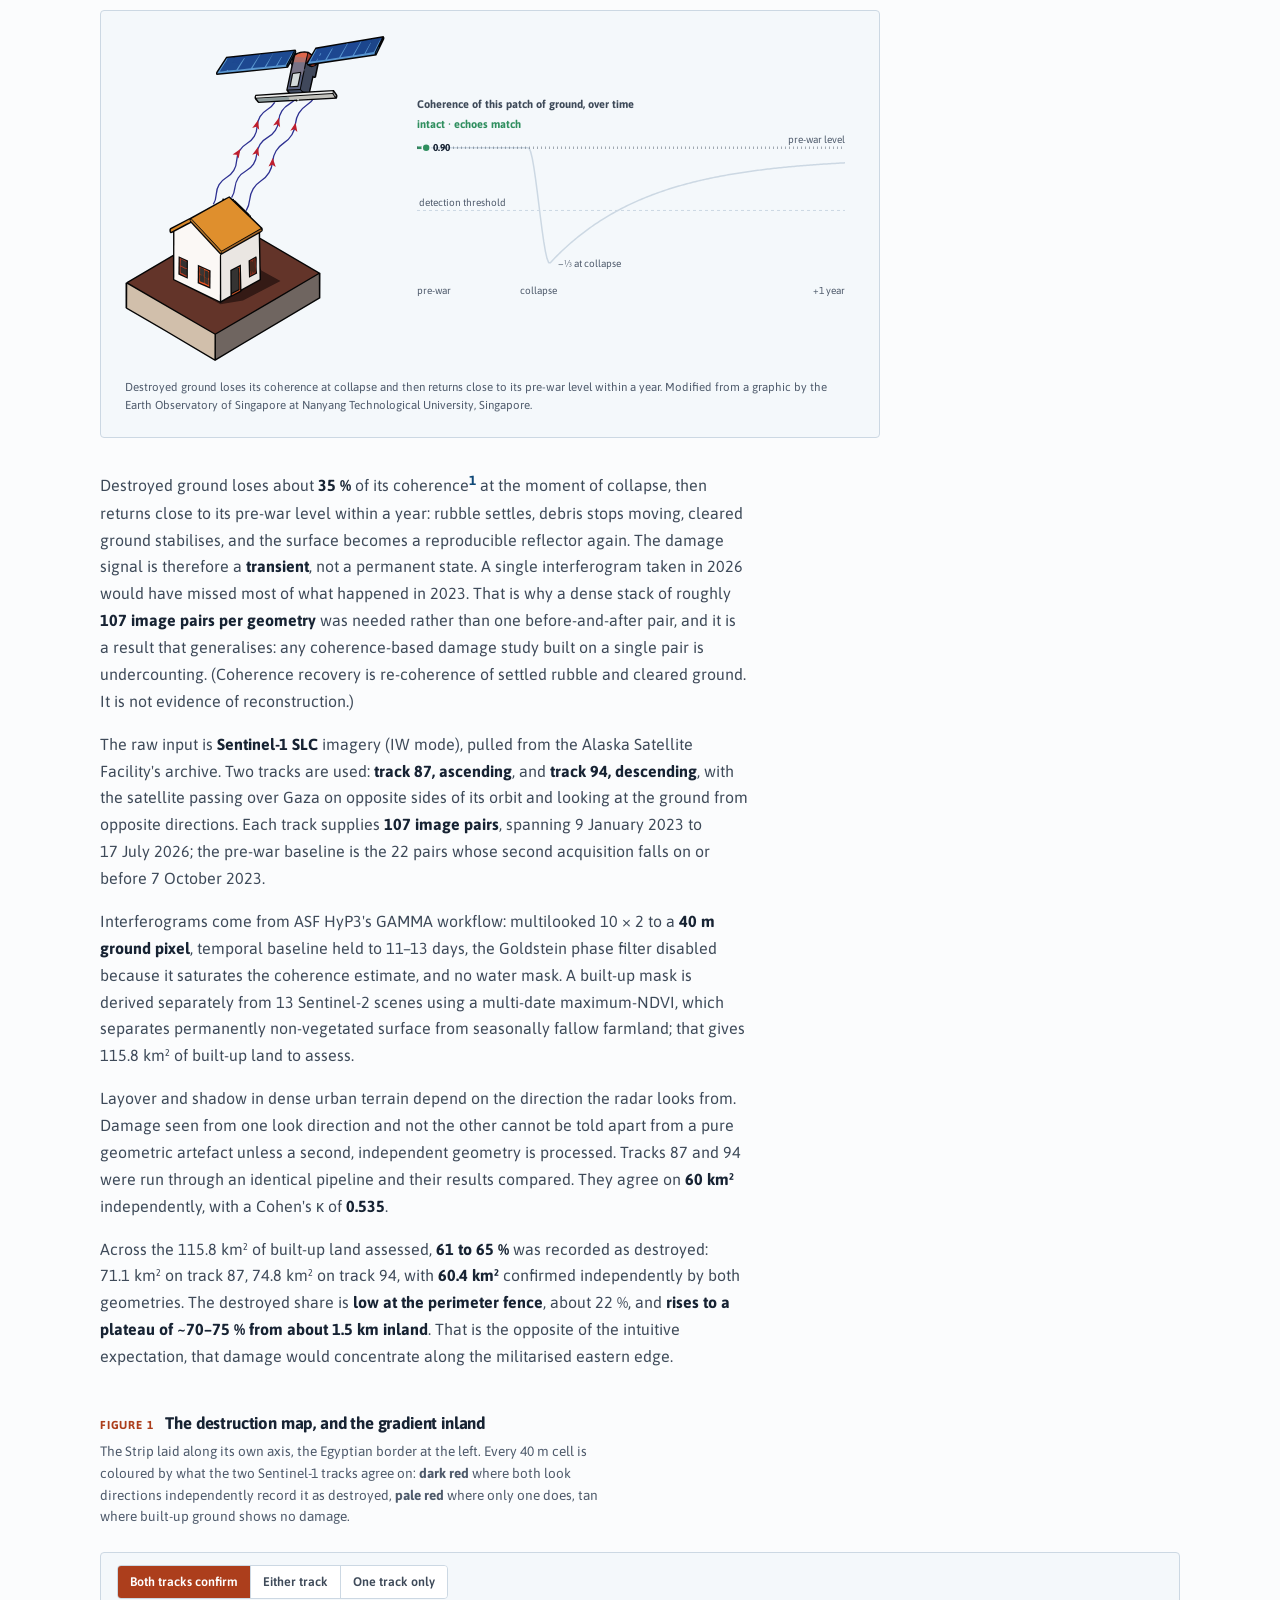
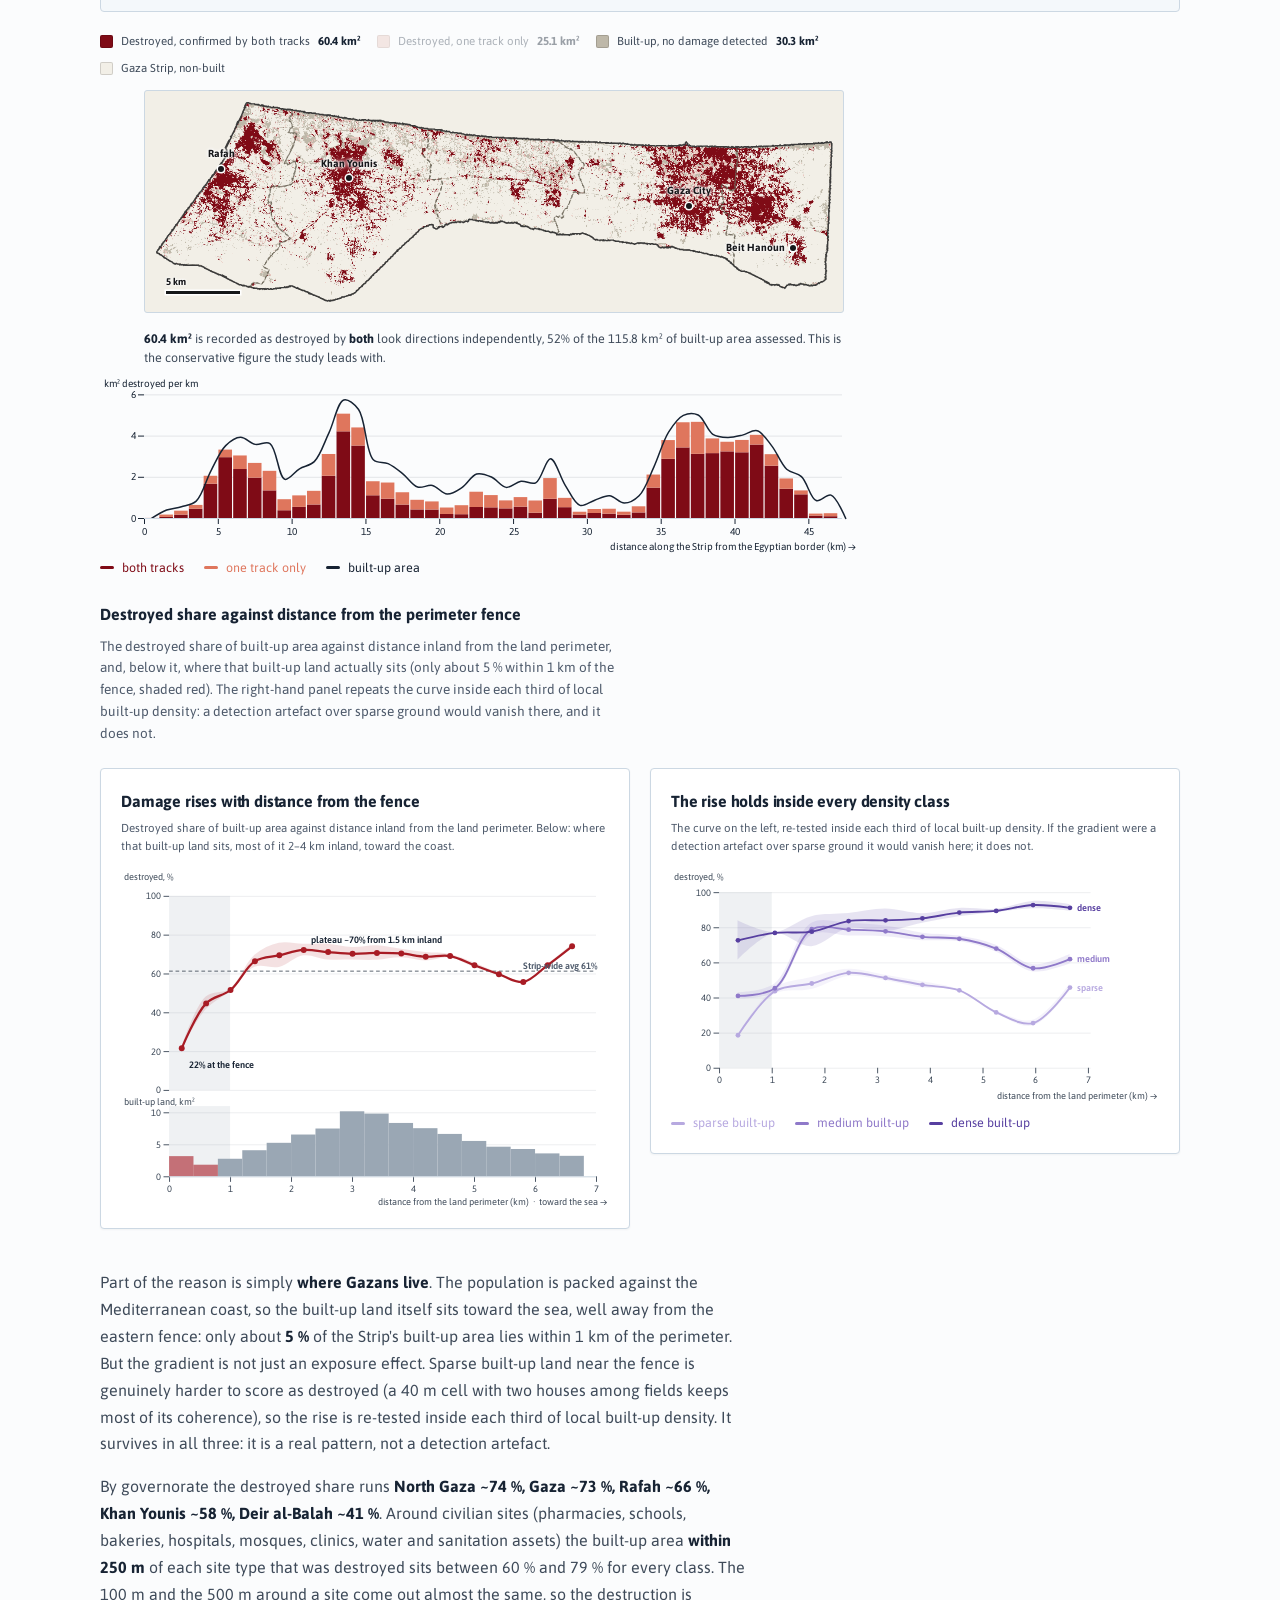
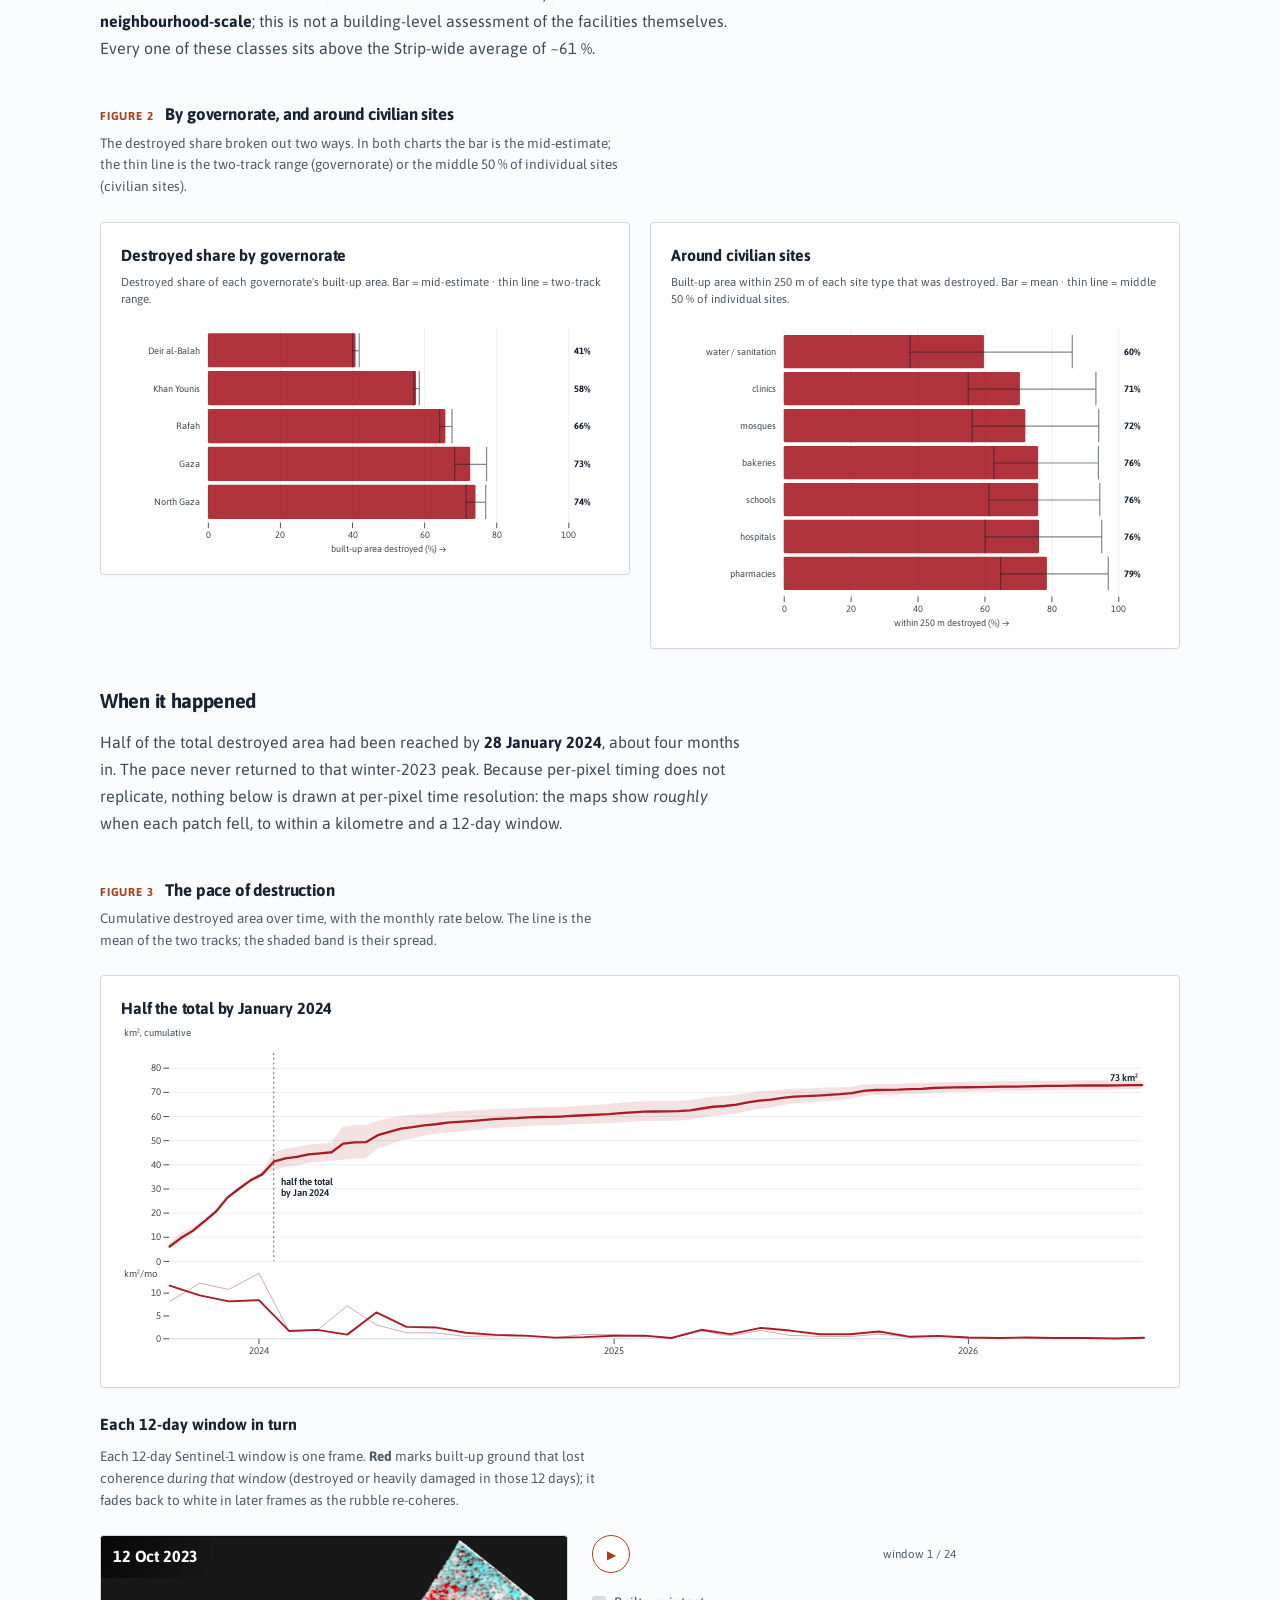
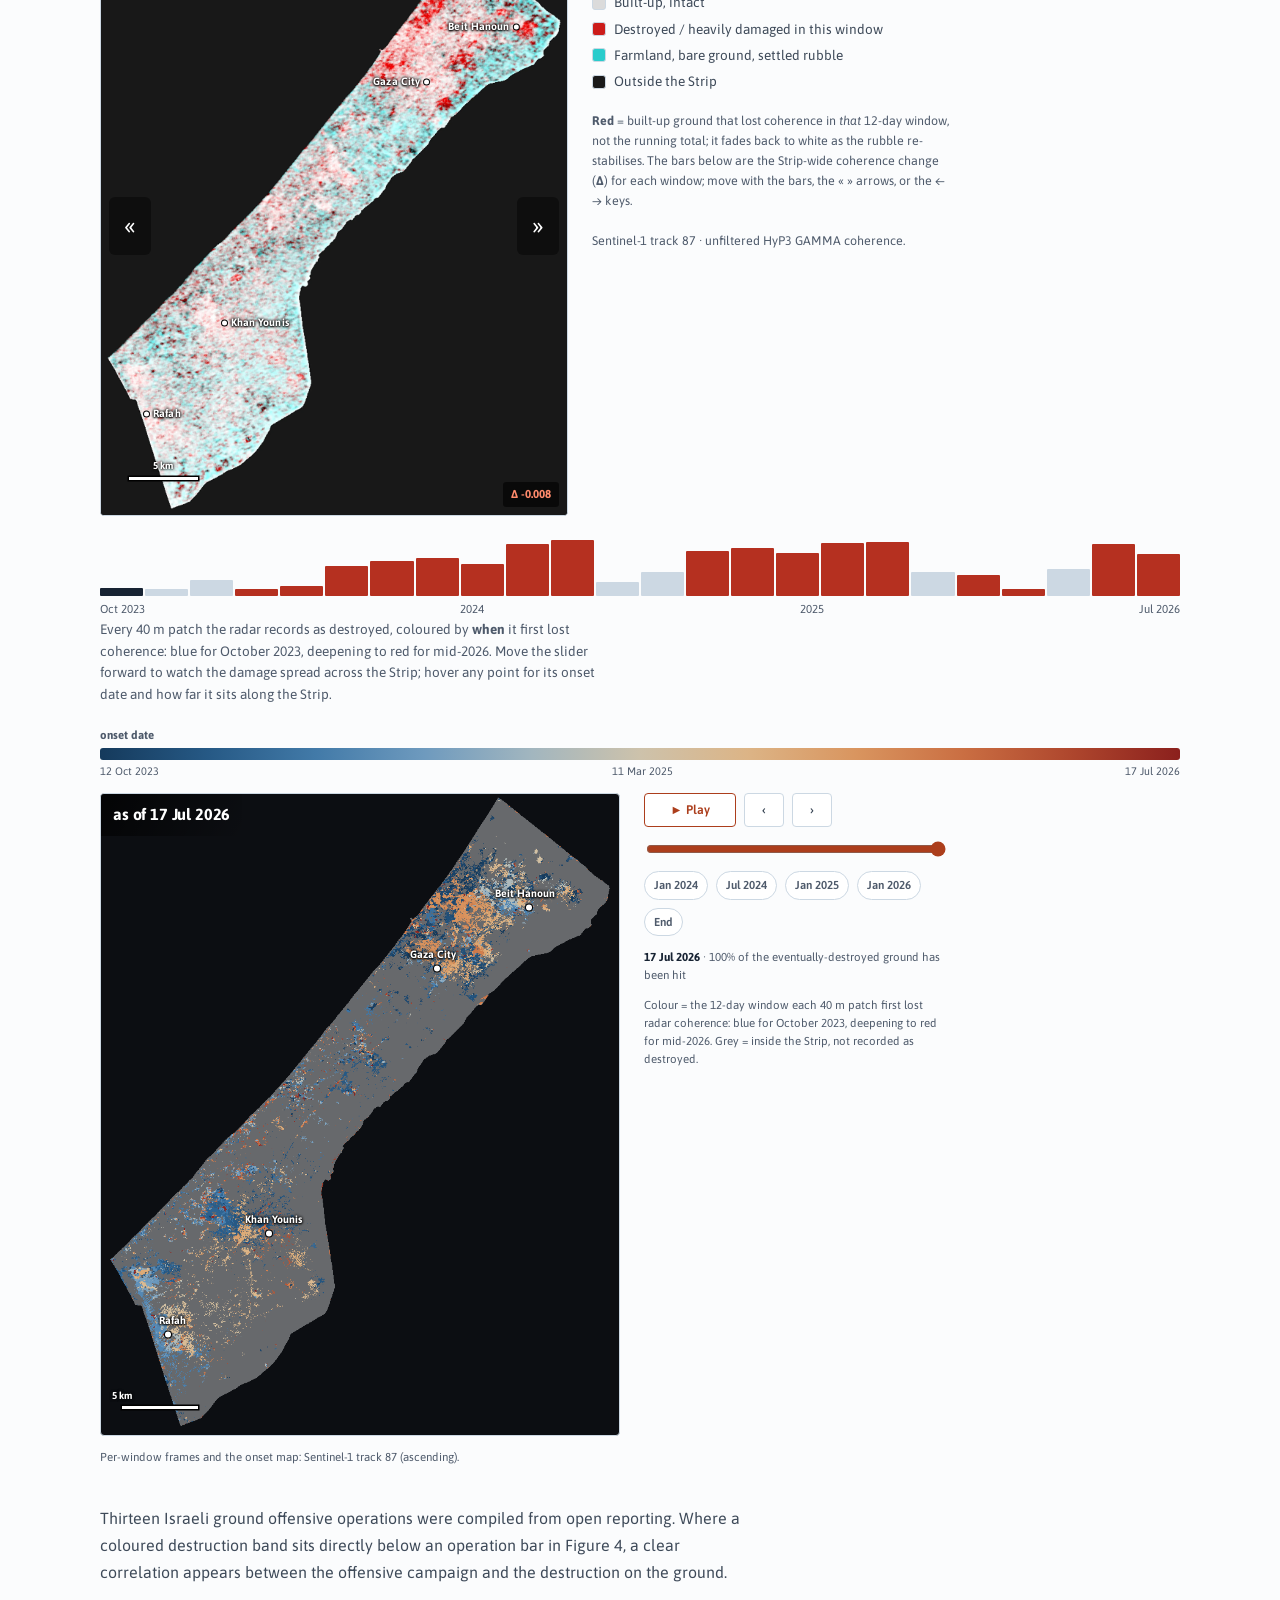
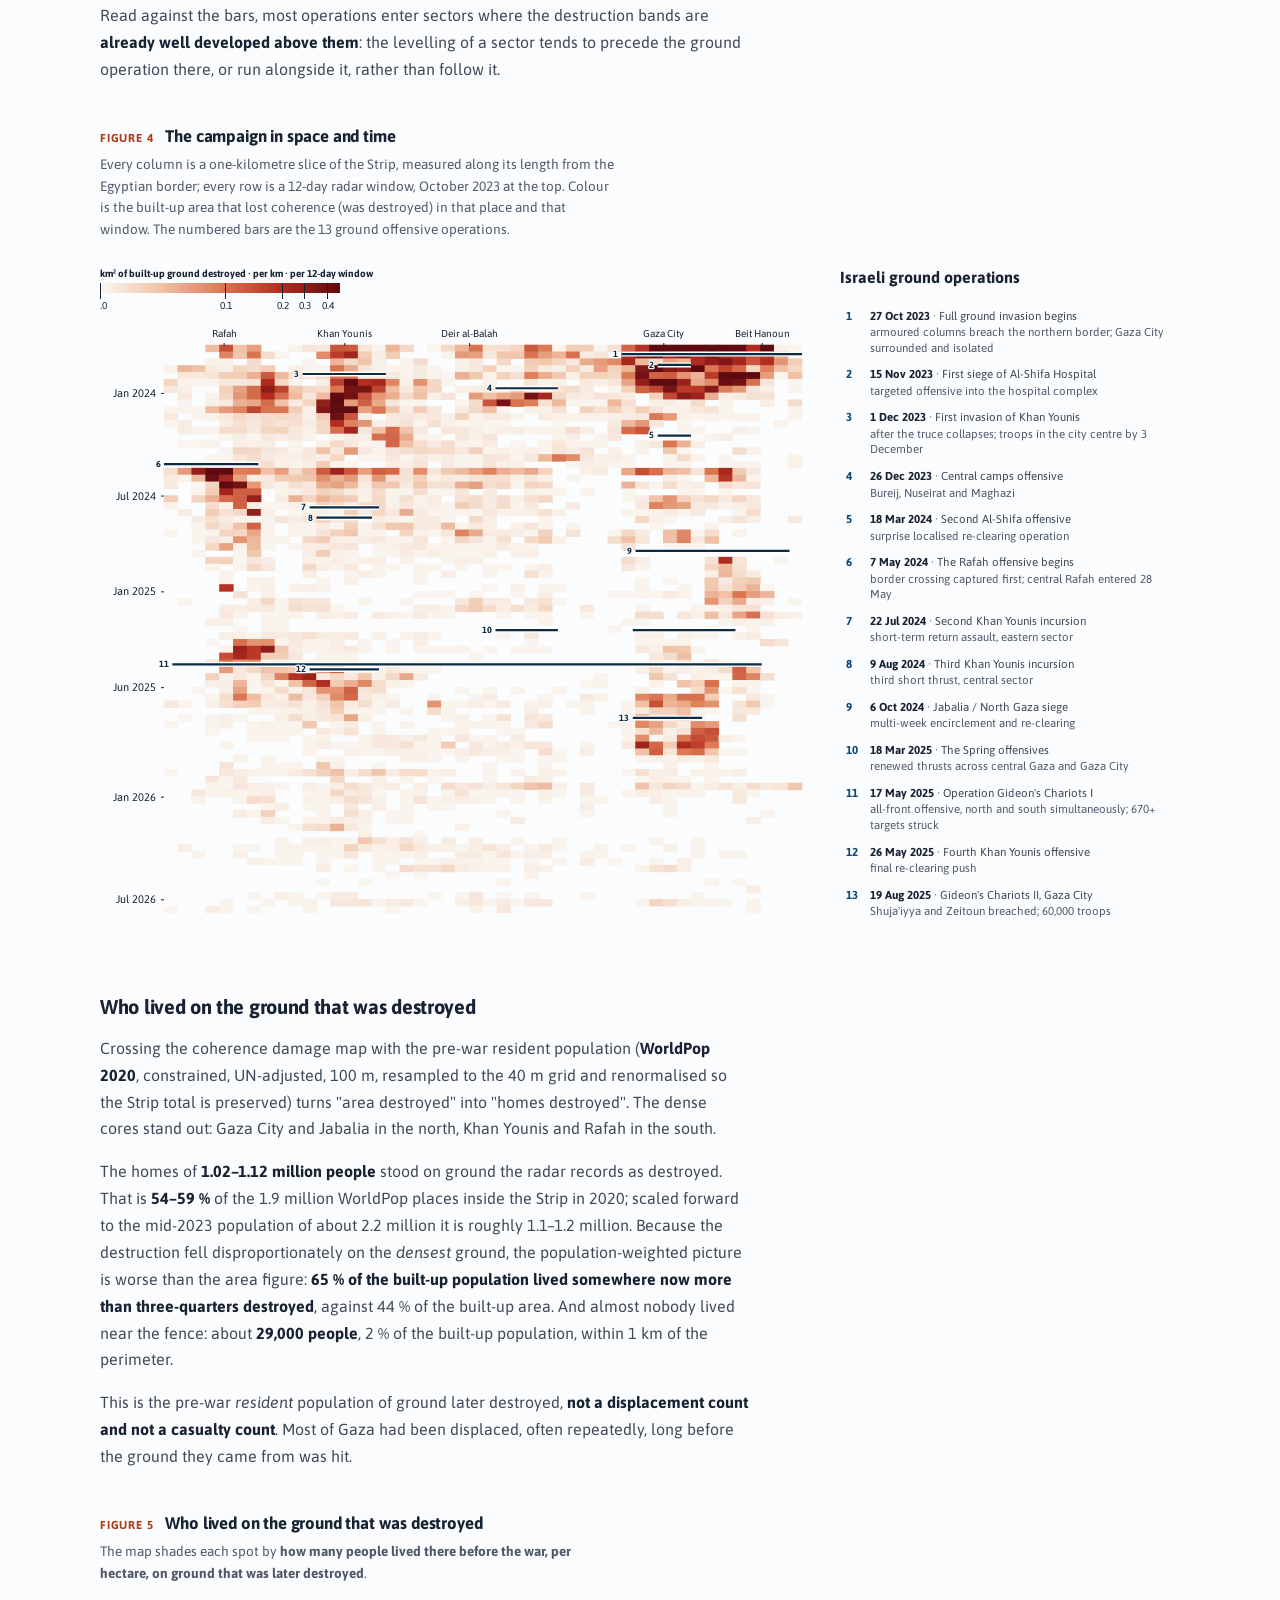
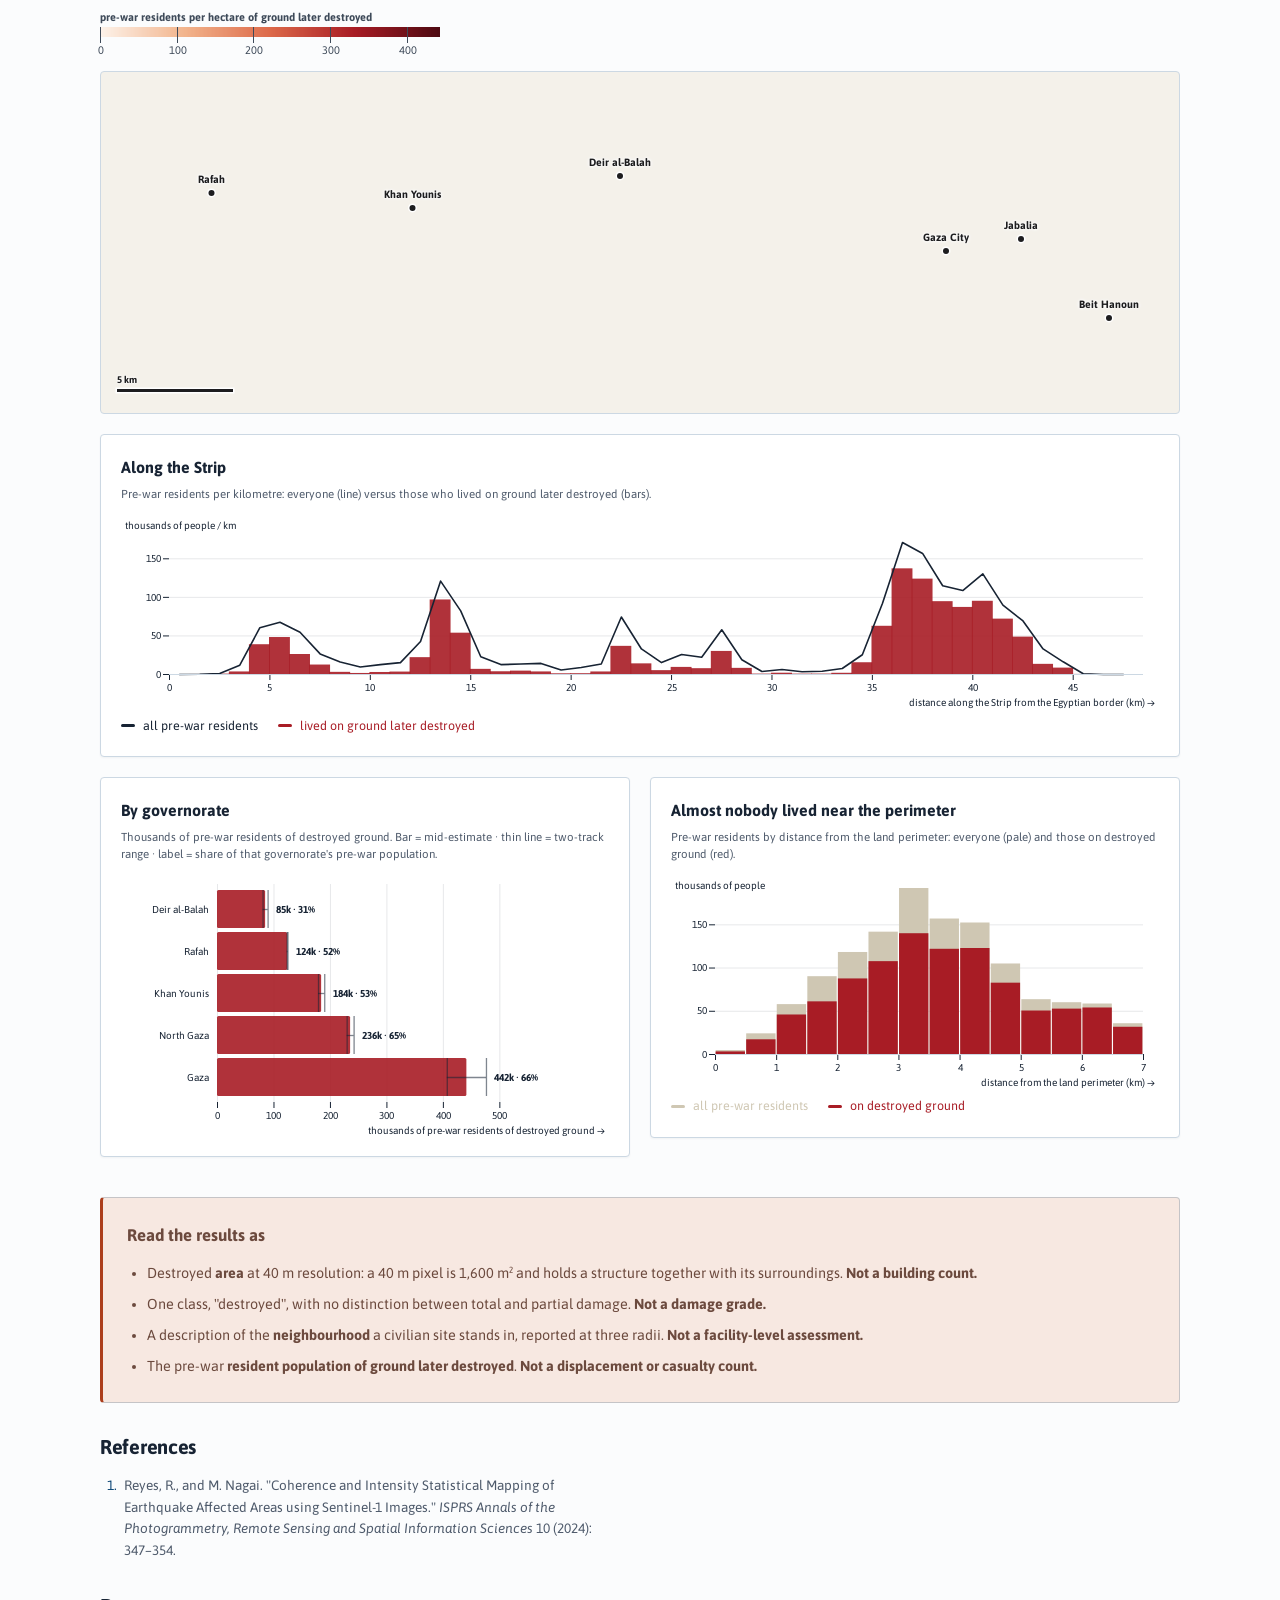
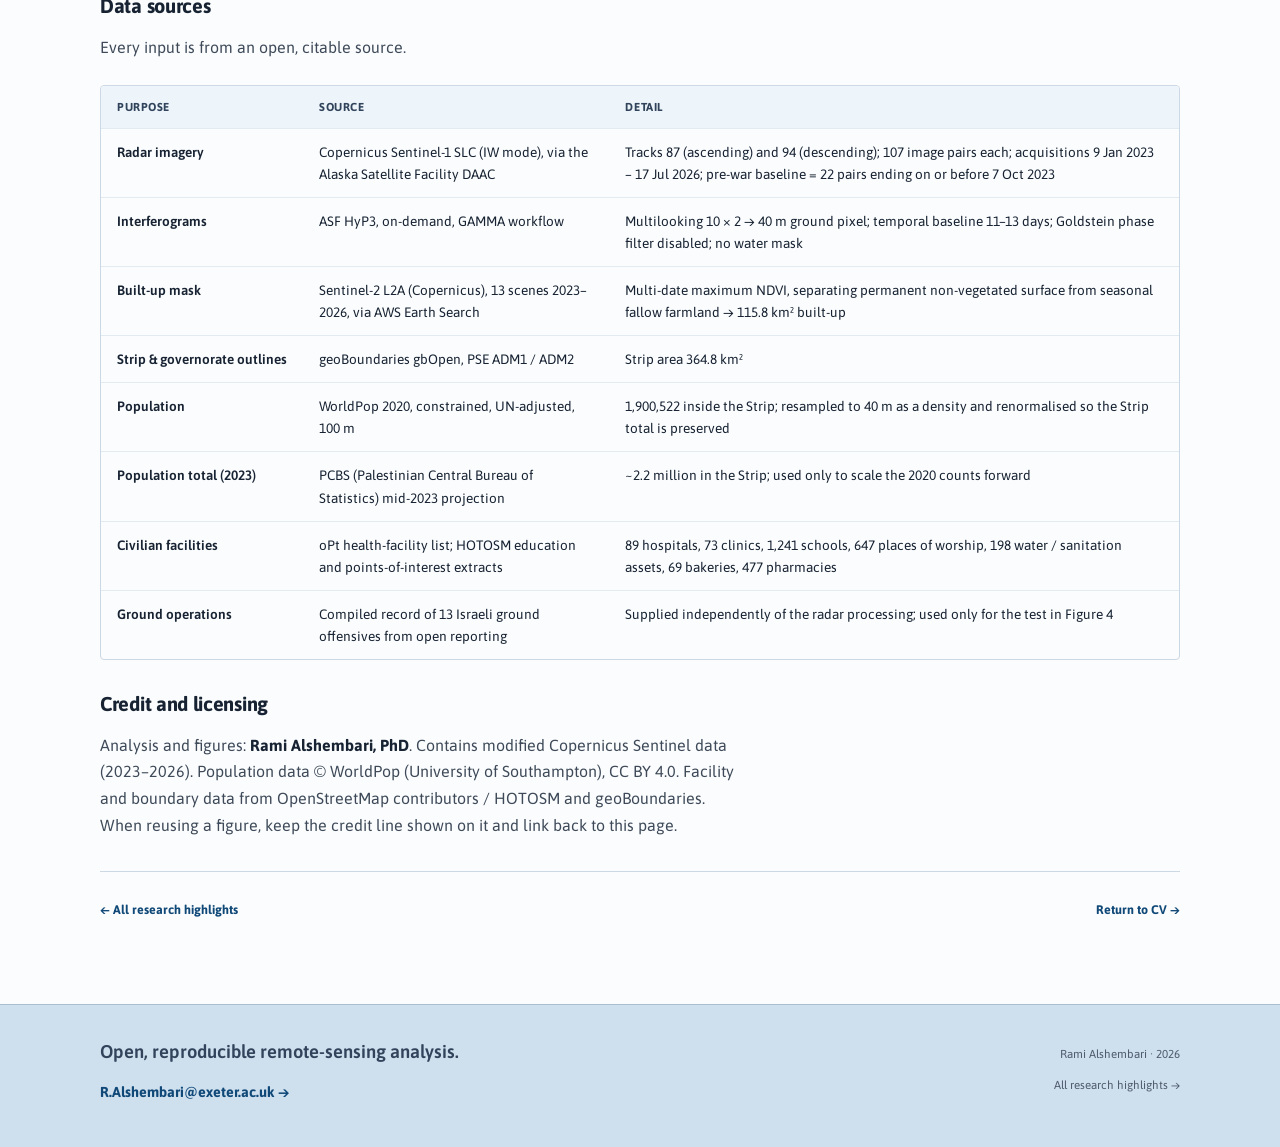
<file: research-gaza.html>
<!DOCTYPE html>
<html lang="en">
<head>
  <meta charset="utf-8">
  <script>document.documentElement.classList.add('js');</script>
  <script>(function(){var p=location.pathname,n=p;if(p.slice(-11)==='/index.html')n=p.slice(0,-10);else if(p.slice(-5)==='.html')n=p.slice(0,-5);if(n!==p)history.replaceState(null,'',n+location.search+location.hash);})();</script>
  <meta name="viewport" content="width=device-width, initial-scale=1">
  <meta name="description" content="Between October 2023 and mid-2026 a large fraction of the Gaza Strip's built environment was physically destroyed. This work measures how much, where and when, using Sentinel-1 interferometric coherence, a physical measure of whether a patch of ground still scatters radar the way it did before the war.">
  <meta name="author" content="Rami Alshembari">
  <meta name="theme-color" content="#dceaf6">
  <link rel="icon" type="image/png" href="RA__.png">
  <link rel="canonical" href="https://rami-alshembari.github.io/research-gaza">
  <meta property="og:title" content="Mapping the destruction of the Gaza Strip with satellite radar | Rami Alshembari">
  <meta property="og:description" content="Sentinel-1 interferometric coherence, measured twice from independent viewing geometries, maps how much of the Gaza Strip was physically destroyed between October 2023 and mid-2026: how much, where, and when.">
  <meta property="og:type" content="article">
  <meta property="og:url" content="https://rami-alshembari.github.io/research-gaza">
  <meta property="og:image" content="https://rami-alshembari.github.io/research/gaza/figures/population_ADE_web_2200.png">
  <meta property="og:image:alt" content="Map of the Gaza Strip shading pre-war residents per hectare of ground later recorded as destroyed by satellite radar">
  <meta name="twitter:card" content="summary_large_image">
  <meta name="twitter:image" content="https://rami-alshembari.github.io/research/gaza/figures/population_ADE_web_2200.png">
  <title>Mapping the destruction of the Gaza Strip with satellite radar | Rami Alshembari</title>
  <link rel="preconnect" href="https://fonts.googleapis.com">
  <link rel="preconnect" href="https://fonts.gstatic.com" crossorigin>
  <link href="https://fonts.googleapis.com/css2?family=Asap:wght@400;500;600;700&amp;display=swap" rel="stylesheet">
  <link rel="stylesheet" href="styles.css">
  <link rel="stylesheet" href="fieldwork.css">
  <link rel="stylesheet" href="research.css">
  <link rel="stylesheet" href="research-figures.css">
</head>
<body class="field-page">
  <a class="skip-link" href="#main-content">Skip to the article</a>

  <header class="field-masthead">
    <div class="container field-masthead-inner">
      <nav class="field-breadcrumb" aria-label="Breadcrumb">
        <a href="/research">Research highlights</a>
        <span aria-hidden="true">/</span>
        <span aria-current="page">Gaza Strip · satellite radar</span>
      </nav>
      <p class="field-kicker">Research highlight · Remote sensing</p>
      <h1>Mapping the destruction of the Gaza Strip with satellite radar</h1>
      <p class="field-lede">Between October 2023 and mid-2026 a large fraction of the Gaza Strip's built environment was physically destroyed. This work measures <strong>how much, where and when</strong>, using <strong>Sentinel-1 interferometric coherence</strong>, a physical measure of whether a patch of ground still scatters radar the way it did before the war.</p>
      <ul class="field-meta-list" aria-label="Topics">
        <li>Remote Sensing</li>
        <li>Gaza</li>
        <li>SAR</li>
      </ul>
    </div>
  </header>

  <nav class="site-nav" aria-label="Primary navigation">
    <div class="container nav-inner">
      <a class="nav-mark" href="/" aria-label="Rami Alshembari home">RA</a>
      <div class="nav-links">
        <a href="/#profile">Profile</a>
        <a href="/#experience">Experience</a>
        <a href="/#education">Education</a>
        <a href="/#publications">Publications</a>
        <a href="/research" aria-current="location">Research</a>
        <a href="/fieldtrip">Fieldwork</a>
        <a href="/#contact">Contact</a>
      </div>
    </div>
  </nav>

  <main class="container field-main" id="main-content">
    <article class="research-article">

      <div class="research-prose">
        <p>The Gaza Strip is a sliver of land about <strong>41&nbsp;km long and 6–12&nbsp;km wide</strong>, roughly 365&nbsp;km² in all, pressed between Israel, Egypt, and the Mediterranean. Before the war, it held about <strong>2.2&nbsp;million people</strong>, making it one of the most densely populated territories on Earth. Very little of that area is actually town: dunes, the beach, citrus and olive groves, and a wide fenced buffer along the eastern perimeter take up most of it. The built environment (the houses, streets, shops, schools, and clinics people live in) covers about <strong>116&nbsp;km²</strong>, and it is packed toward the coast.</p>
        <p>On 7&nbsp;October 2023, a war began. Over the following two and a half years, a large part of that built environment was physically levelled by Israeli strikes and a bulldozing campaign. The scale of the destruction is difficult to comprehend. This work sets out to measure how much of the built-up area was destroyed, in which sectors, and in what order, read directly off the satellite images.</p>
      </div>

      <div class="research-prose">
        <h2>Why radar, and what it measures</h2>
        <p>Optical "before and after" imagery is intuitive and might be misleading. Optical sensors see cloud and darkness on many days, and what they record is surface <em>brightness</em>, which shifts with season, soil moisture and sun angle. Sentinel-1 radar is free and openly licensed, with a complete pre-war archive; the high-resolution optical imagery a credible before-and-after would need is commercial, and for much of this period was neither free nor available. Radar also carries a physical quantity that measures structural change directly, which surface brightness cannot.</p>
        <p>Radar provides its own illumination and its microwaves pass straight through cloud, so overcast days and darkness are no obstacle, and <strong>Copernicus Sentinel-1</strong> has imaged the region on a fixed 12-day repeat cycle since long before the war, which is what makes a pre-war baseline possible at all.</p>
        <p>The specific quantity, the proxy used to measure the damage, is <strong>interferometric coherence</strong>: the correlation between two complex radar images of the same 40&nbsp;m patch of ground, acquired 12 days apart. Coherence measures whether the ground scattered radar the same way twice. Intact structures do, because their geometry is fixed: the same walls, roof edges and corners reflect the pulse back the same way on every pass. When a building collapses, the arrangement of reflecting surfaces inside the cell is rearranged and cannot be recovered, so coherence falls, and it falls for a reason specific to <strong>structural change</strong>.</p>
      </div>

      <figure class="coh-explainer" id="coh-explainer" data-reveal>
        <div class="coh-stage">
          <div class="coh-scene">
            <img class="coh-before" src="research/gaza/figures/before.svg" alt="A radar satellite images an intact house: the echo returns to the sensor along regular, matching paths, giving high coherence." width="595" height="747" decoding="async">
            <img class="coh-after" src="research/gaza/figures/after.svg" alt="The same scene after the house has collapsed: the radar echo is scattered and mostly lost, giving low coherence." width="595" height="747" decoding="async">
          </div>
          <div class="coh-plot"><canvas></canvas></div>
        </div>
        <figcaption>Destroyed ground loses its coherence at collapse and then returns close to its pre-war level within a year. Modified from a graphic by the Earth Observatory of Singapore at Nanyang Technological University, Singapore.</figcaption>
      </figure>

      <div class="research-prose">
        <p>Destroyed ground loses about <strong>35&nbsp;%</strong> of its coherence<sup><a href="#ref-1">1</a></sup> at the moment of collapse, then returns close to its pre-war level within a year: rubble settles, debris stops moving, cleared ground stabilises, and the surface becomes a reproducible reflector again. The damage signal is therefore a <strong>transient</strong>, not a permanent state. A single interferogram taken in 2026 would have missed most of what happened in 2023. That is why a dense stack of roughly <strong>107 image pairs per geometry</strong> was needed rather than one before-and-after pair, and it is a result that generalises: any coherence-based damage study built on a single pair is undercounting. (Coherence recovery is re-coherence of settled rubble and cleared ground. It is not evidence of reconstruction.)</p>
        <p>The raw input is <strong>Sentinel-1 SLC</strong> imagery (IW mode), pulled from the Alaska Satellite Facility's archive. Two tracks are used: <strong>track&nbsp;87, ascending</strong>, and <strong>track&nbsp;94, descending</strong>, with the satellite passing over Gaza on opposite sides of its orbit and looking at the ground from opposite directions. Each track supplies <strong>107 image pairs</strong>, spanning 9&nbsp;January&nbsp;2023 to 17&nbsp;July&nbsp;2026; the pre-war baseline is the 22 pairs whose second acquisition falls on or before 7&nbsp;October&nbsp;2023.</p>
        <p>Interferograms come from ASF&nbsp;HyP3's GAMMA workflow: multilooked 10&nbsp;×&nbsp;2 to a <strong>40&nbsp;m ground pixel</strong>, temporal baseline held to 11–13 days, the Goldstein phase filter disabled because it saturates the coherence estimate, and no water mask. A built-up mask is derived separately from 13&nbsp;Sentinel-2 scenes using a multi-date maximum-NDVI, which separates permanently non-vegetated surface from seasonally fallow farmland; that gives 115.8&nbsp;km² of built-up land to assess.</p>
        <p>Layover and shadow in dense urban terrain depend on the direction the radar looks from. Damage seen from one look direction and not the other cannot be told apart from a pure geometric artefact unless a second, independent geometry is processed. Tracks 87 and 94 were run through an identical pipeline and their results compared. They agree on <strong>60&nbsp;km²</strong> independently, with a Cohen's&nbsp;κ of <strong>0.535</strong>.</p>
        <p>Across the 115.8&nbsp;km² of built-up land assessed, <strong>61 to 65&nbsp;%</strong> was recorded as destroyed: 71.1&nbsp;km² on track&nbsp;87, 74.8&nbsp;km² on track&nbsp;94, with <strong>60.4&nbsp;km²</strong> confirmed independently by both geometries. The destroyed share is <strong>low at the perimeter fence</strong>, about 22&nbsp;%, and <strong>rises to a plateau of ~70–75&nbsp;% from about 1.5&nbsp;km inland</strong>. That is the opposite of the intuitive expectation, that damage would concentrate along the militarised eastern edge.</p>
      </div>

      <div class="rfx" data-reveal>
        <p class="rfx-head"><span class="figure-index">Figure 1</span><strong>The destruction map, and the gradient inland</strong></p>
        <p class="rfx-intro">The Strip laid along its own axis, the Egyptian border at the left. Every 40&nbsp;m cell is coloured by what the two Sentinel-1 tracks agree on: <strong>dark red</strong> where both look directions independently record it as destroyed, <strong>pale red</strong> where only one does, tan where built-up ground shows no damage.</p>
        <div class="dmg-viewer" id="damage-viewer" data-gov-toggle="off" data-hint="off">
          <noscript><p class="fig-fallback">This map needs JavaScript.</p></noscript>
        </div>

        <p class="rfx-sub">Destroyed share against distance from the perimeter fence</p>
        <p class="rfx-intro">The destroyed share of built-up area against distance inland from the land perimeter, and, below it, where that built-up land actually sits (only about 5&nbsp;% within 1&nbsp;km of the fence, shaded red). The right-hand panel repeats the curve inside each third of local built-up density: a detection artefact over sparse ground would vanish there, and it does not.</p>
        <div class="fig-lab" id="fig-spatial">
          <div class="fig-panels">
            <div class="fig-panel" id="panel-A">
              <h4>Damage rises with distance from the fence</h4>
              <p class="fig-panel-sub">Destroyed share of built-up area against distance inland from the land perimeter. Below: where that built-up land sits, most of it 2–4&nbsp;km inland, toward the coast.</p>
              <div class="fig-panel-plot" data-plot="A"></div>
              <div class="fig-panel-plot" data-plot="A2"></div>
            </div>
            <div class="fig-panel" id="panel-B">
              <h4>The rise holds inside every density class</h4>
              <p class="fig-panel-sub">The curve on the left, re-tested inside each third of local built-up density. If the gradient were a detection artefact over sparse ground it would vanish here; it does not.</p>
              <div class="fig-panel-plot" data-plot="B"></div>
              <div class="fig-lab-legend" id="legend-B"></div>
            </div>
          </div>
          <noscript><p class="fig-fallback">These panels need JavaScript.</p></noscript>
        </div>
      </div>

      <div class="research-prose">
        <p>Part of the reason is simply <strong>where Gazans live</strong>. The population is packed against the Mediterranean coast, so the built-up land itself sits toward the sea, well away from the eastern fence: only about <strong>5&nbsp;%</strong> of the Strip's built-up area lies within 1&nbsp;km of the perimeter. But the gradient is not just an exposure effect. Sparse built-up land near the fence is genuinely harder to score as destroyed (a 40&nbsp;m cell with two houses among fields keeps most of its coherence), so the rise is re-tested inside each third of local built-up density. It survives in all three: it is a real pattern, not a detection artefact.</p>
        <p>By governorate the destroyed share runs <strong>North Gaza&nbsp;~74&nbsp;%, Gaza&nbsp;~73&nbsp;%, Rafah&nbsp;~66&nbsp;%, Khan&nbsp;Younis&nbsp;~58&nbsp;%, Deir&nbsp;al-Balah&nbsp;~41&nbsp;%</strong>. Around civilian sites (pharmacies, schools, bakeries, hospitals, mosques, clinics, water and sanitation assets) the built-up area <strong>within 250&nbsp;m</strong> of each site type that was destroyed sits between 60&nbsp;% and 79&nbsp;% for every class. The 100&nbsp;m and the 500&nbsp;m around a site come out almost the same, so the destruction is <strong>neighbourhood-scale</strong>; this is not a building-level assessment of the facilities themselves. Every one of these classes sits above the Strip-wide average of ~61&nbsp;%.</p>
      </div>

      <div class="rfx" data-reveal>
        <p class="rfx-head"><span class="figure-index">Figure 2</span><strong>By governorate, and around civilian sites</strong></p>
        <p class="rfx-intro">The destroyed share broken out two ways. In both charts the bar is the mid-estimate; the thin line is the two-track range (governorate) or the middle 50&nbsp;% of individual sites (civilian sites).</p>
        <div class="fig-lab" id="fig-breakdown">
          <div class="fig-panels">
            <div class="fig-panel" id="panel-D">
              <h4>Destroyed share by governorate</h4>
              <p class="fig-panel-sub">Destroyed share of each governorate's built-up area. Bar = mid-estimate · thin line = two-track range.</p>
              <div class="fig-panel-plot" data-plot="D"></div>
            </div>
            <div class="fig-panel" id="panel-E">
              <h4>Around civilian sites</h4>
              <p class="fig-panel-sub">Built-up area within 250&nbsp;m of each site type that was destroyed. Bar = mean · thin line = middle 50&nbsp;% of individual sites.</p>
              <div class="fig-panel-plot" data-plot="E"></div>
            </div>
          </div>
          <noscript><p class="fig-fallback">These charts need JavaScript.</p></noscript>
        </div>
      </div>

      <div class="research-prose">
        <h2>When it happened</h2>
        <p>Half of the total destroyed area had been reached by <strong>28&nbsp;January&nbsp;2024</strong>, about four months in. The pace never returned to that winter-2023 peak. Because per-pixel timing does not replicate, nothing below is drawn at per-pixel time resolution: the maps show <em>roughly</em> when each patch fell, to within a kilometre and a 12-day window.</p>
      </div>

      <div class="rfx" data-reveal>
        <p class="rfx-head"><span class="figure-index">Figure 3</span><strong>The pace of destruction</strong></p>
        <p class="rfx-intro">Cumulative destroyed area over time, with the monthly rate below. The line is the mean of the two tracks; the shaded band is their spread.</p>
        <div class="fig-lab" id="fig-pace">
          <div class="fig-panels">
            <div class="fig-panel span-2" id="panel-C">
              <h4>Half the total by January 2024</h4>
              <div class="fig-panel-plot" data-plot="C"></div>
              <div class="fig-panel-plot" data-plot="C2"></div>
            </div>
          </div>
          <noscript><p class="fig-fallback">This chart needs JavaScript.</p></noscript>
        </div>

        <p class="rfx-sub">Each 12-day window in turn</p>
        <p class="rfx-intro">Each 12-day Sentinel-1 window is one frame. <strong>Red</strong> marks built-up ground that lost coherence <em>during that window</em> (destroyed or heavily damaged in those 12 days); it fades back to white in later frames as the rubble re-coheres.</p>
        <div class="timeline-viewer" id="timeline-viewer">
          <noscript><p class="fig-fallback">This player needs JavaScript.</p></noscript>
        </div>

        <p class="rfx-intro">Every 40&nbsp;m patch the radar records as destroyed, coloured by <strong>when</strong> it first lost coherence: blue for October&nbsp;2023, deepening to red for mid-2026. Move the slider forward to watch the damage spread across the Strip; hover any point for its onset date and how far it sits along the Strip.</p>
        <div class="onset-viewer" id="onset-viewer">
          <noscript><p class="fig-fallback">This map needs JavaScript.</p></noscript>
        </div>
        <figcaption>Per-window frames and the onset map: Sentinel-1 track 87 (ascending).</figcaption>
      </div>

      <div class="research-prose">
        <p>Thirteen Israeli ground offensive operations were compiled from open reporting. Where a coloured destruction band sits directly below an operation bar in Figure&nbsp;4, a clear correlation appears between the offensive campaign and the destruction on the ground.</p>
        <p>Read against the bars, most operations enter sectors where the destruction bands are <strong>already well developed above them</strong>: the levelling of a sector tends to precede the ground operation there, or run alongside it, rather than follow it.</p>
      </div>

      <div class="rfx" data-reveal>
        <p class="rfx-head"><span class="figure-index">Figure 4</span><strong>The campaign in space and time</strong></p>
        <p class="rfx-intro">Every column is a one-kilometre slice of the Strip, measured along its length from the Egyptian border; every row is a 12-day radar window, October&nbsp;2023 at the top. Colour is the built-up area that lost coherence (was destroyed) in that place and that window. The numbered bars are the 13 ground offensive operations.</p>
        <div class="chrono-viewer" id="chrono-viewer">
          <input type="checkbox" id="chrono-ops" checked hidden>
          <div class="chrono-stage">
            <div class="chrono-plot" data-chrono="heat"></div>
            <div class="chrono-side">
              <h4>Israeli ground operations</h4>
              <div class="chrono-oplist" id="chrono-oplist"></div>
            </div>
          </div>
          <noscript><p class="fig-fallback">This chart needs JavaScript.</p></noscript>
        </div>
      </div>

      <div class="research-prose">
        <h2>Who lived on the ground that was destroyed</h2>
        <p>Crossing the coherence damage map with the pre-war resident population (<strong>WorldPop 2020</strong>, constrained, UN-adjusted, 100&nbsp;m, resampled to the 40&nbsp;m grid and renormalised so the Strip total is preserved) turns "area destroyed" into "homes destroyed". The dense cores stand out: Gaza City and Jabalia in the north, Khan Younis and Rafah in the south.</p>
        <p>The homes of <strong>1.02–1.12&nbsp;million people</strong> stood on ground the radar records as destroyed. That is <strong>54–59&nbsp;%</strong> of the 1.9&nbsp;million WorldPop places inside the Strip in 2020; scaled forward to the mid-2023 population of about 2.2&nbsp;million it is roughly 1.1–1.2&nbsp;million. Because the destruction fell disproportionately on the <em>densest</em> ground, the population-weighted picture is worse than the area figure: <strong>65&nbsp;% of the built-up population lived somewhere now more than three-quarters destroyed</strong>, against 44&nbsp;% of the built-up area. And almost nobody lived near the fence: about <strong>29,000 people</strong>, 2&nbsp;% of the built-up population, within 1&nbsp;km of the perimeter.</p>
        <p>This is the pre-war <em>resident</em> population of ground later destroyed, <strong>not a displacement count and not a casualty count</strong>. Most of Gaza had been displaced, often repeatedly, long before the ground they came from was hit.</p>
      </div>

      <div class="rfx" data-reveal>
        <p class="rfx-head"><span class="figure-index">Figure 5</span><strong>Who lived on the ground that was destroyed</strong></p>
        <p class="rfx-intro">The map shades each spot by <strong>how many people lived there before the war, per hectare, on ground that was later destroyed</strong>.</p>
        <div class="pop-viewer" id="pop-viewer">
          <div class="pop-legend" data-pop="legend"></div>
          <div class="pop-map" data-pop="map"></div>
          <div class="pop-charts">
            <div class="pop-profile">
              <h4>Along the Strip</h4>
              <p class="fig-panel-sub">Pre-war residents per kilometre: everyone (line) versus those who lived on ground later destroyed (bars).</p>
              <div class="pop-plot" data-pop="profile"></div>
            </div>
            <div class="pop-row">
              <div class="pop-cell">
                <h4>By governorate</h4>
                <p class="fig-panel-sub">Thousands of pre-war residents of destroyed ground. Bar = mid-estimate · thin line = two-track range · label = share of that governorate's pre-war population.</p>
                <div class="pop-plot" data-pop="gov"></div>
              </div>
              <div class="pop-cell">
                <h4>Almost nobody lived near the perimeter</h4>
                <p class="fig-panel-sub">Pre-war residents by distance from the land perimeter: everyone (pale) and those on destroyed ground (red).</p>
                <div class="pop-plot" data-pop="peri"></div>
              </div>
            </div>
          </div>
          <noscript><p class="fig-fallback">This figure needs JavaScript.</p></noscript>
        </div>
      </div>

      <div class="research-callout">
        <h3>Read the results as</h3>
        <ul>
          <li>Destroyed <strong>area</strong> at 40&nbsp;m resolution: a 40&nbsp;m pixel is 1,600&nbsp;m² and holds a structure together with its surroundings. <strong>Not a building count.</strong></li>
          <li>One class, "destroyed", with no distinction between total and partial damage. <strong>Not a damage grade.</strong></li>
          <li>A description of the <strong>neighbourhood</strong> a civilian site stands in, reported at three radii. <strong>Not a facility-level assessment.</strong></li>
          <li>The pre-war <strong>resident population of ground later destroyed</strong>. <strong>Not a displacement or casualty count.</strong></li>
        </ul>
      </div>

      <div class="research-prose">
        <h2>References</h2>
        <ol class="research-refs">
          <li id="ref-1">Reyes, R., and M. Nagai. "Coherence and Intensity Statistical Mapping of Earthquake Affected Areas using Sentinel-1 Images." <em>ISPRS Annals of the Photogrammetry, Remote Sensing and Spatial Information Sciences</em> 10 (2024): 347–354.</li>
        </ol>
      </div>

      <div class="research-prose">
        <h2>Data sources</h2>
        <p>Every input is from an open, citable source.</p>
      </div>

      <div class="research-table-wrap">
        <table class="research-table">
          <thead>
            <tr><th scope="col">Purpose</th><th scope="col">Source</th><th scope="col">Detail</th></tr>
          </thead>
          <tbody>
            <tr>
              <td>Radar imagery</td>
              <td>Copernicus Sentinel-1 SLC (IW mode), via the Alaska Satellite Facility DAAC</td>
              <td>Tracks 87 (ascending) and 94 (descending); 107 image pairs each; acquisitions 9 Jan 2023 – 17 Jul 2026; pre-war baseline = 22 pairs ending on or before 7 Oct 2023</td>
            </tr>
            <tr>
              <td>Interferograms</td>
              <td>ASF HyP3, on-demand, GAMMA workflow</td>
              <td>Multilooking 10 × 2 → 40 m ground pixel; temporal baseline 11–13 days; Goldstein phase filter disabled; no water mask</td>
            </tr>
            <tr>
              <td>Built-up mask</td>
              <td>Sentinel-2 L2A (Copernicus), 13 scenes 2023–2026, via AWS Earth Search</td>
              <td>Multi-date maximum NDVI, separating permanent non-vegetated surface from seasonal fallow farmland → 115.8 km² built-up</td>
            </tr>
            <tr>
              <td>Strip &amp; governorate outlines</td>
              <td>geoBoundaries gbOpen, PSE ADM1 / ADM2</td>
              <td>Strip area 364.8 km²</td>
            </tr>
            <tr>
              <td>Population</td>
              <td>WorldPop 2020, constrained, UN-adjusted, 100 m</td>
              <td>1,900,522 inside the Strip; resampled to 40 m as a density and renormalised so the Strip total is preserved</td>
            </tr>
            <tr>
              <td>Population total (2023)</td>
              <td>PCBS (Palestinian Central Bureau of Statistics) mid-2023 projection</td>
              <td>~2.2 million in the Strip; used only to scale the 2020 counts forward</td>
            </tr>
            <tr>
              <td>Civilian facilities</td>
              <td>oPt health-facility list; HOTOSM education and points-of-interest extracts</td>
              <td>89 hospitals, 73 clinics, 1,241 schools, 647 places of worship, 198 water / sanitation assets, 69 bakeries, 477 pharmacies</td>
            </tr>
            <tr>
              <td>Ground operations</td>
              <td>Compiled record of 13 Israeli ground offensives from open reporting</td>
              <td>Supplied independently of the radar processing; used only for the test in Figure 4</td>
            </tr>
          </tbody>
        </table>
      </div>

      <div class="research-prose">
        <h2>Credit and licensing</h2>
        <p>Analysis and figures: <strong>Rami Alshembari, PhD</strong>. Contains modified Copernicus Sentinel data (2023–2026). Population data © WorldPop (University of Southampton), CC&nbsp;BY&nbsp;4.0. Facility and boundary data from OpenStreetMap contributors / HOTOSM and geoBoundaries. When reusing a figure, keep the credit line shown on it and link back to this page.</p>
      </div>

      <nav class="field-page-links" aria-label="Research highlight navigation">
        <a href="/research">← All research highlights</a>
        <a href="/">Return to CV →</a>
      </nav>

    </article>
  </main>

  <footer class="site-footer field-footer" id="contact">
    <div class="container footer-inner" data-reveal>
      <div>
        <p class="footer-title">Open, reproducible remote-sensing analysis.</p>
        <a class="footer-email" href="mailto:R.Alshembari@exeter.ac.uk">R.Alshembari@exeter.ac.uk →</a>
      </div>
      <div class="footer-meta">
        <p>Rami Alshembari · <span data-year>2026</span></p>
        <a href="/research">All research highlights →</a>
      </div>
    </div>
  </footer>

  <script src="script.js" defer></script>
  <script src="research/vendor/d3.v7.min.js" defer></script>
  <script src="research/vendor/plot.v0.6.umd.min.js" defer></script>
  <script src="research/gaza/coherence-explainer.js" defer></script>
  <script src="research/gaza/data/damagemap.js" defer></script>
  <script src="research/gaza/damagemap-interactive.js" defer></script>
  <script src="research/gaza/data/perpair.js" defer></script>
  <script src="research/gaza/timeline-interactive.js" defer></script>
  <script src="research/gaza/data/onset.js" defer></script>
  <script src="research/gaza/onset-interactive.js" defer></script>
  <script src="research/gaza/data/chronology.js" defer></script>
  <script src="research/gaza/chronology-interactive.js" defer></script>
  <script src="research/gaza/data/fig02.js" defer></script>
  <script src="research/gaza/figures-panels.js" defer></script>
  <script src="research/gaza/data/population.js" defer></script>
  <script src="research/gaza/population-interactive.js" defer></script>
</body>
</html>
</file>
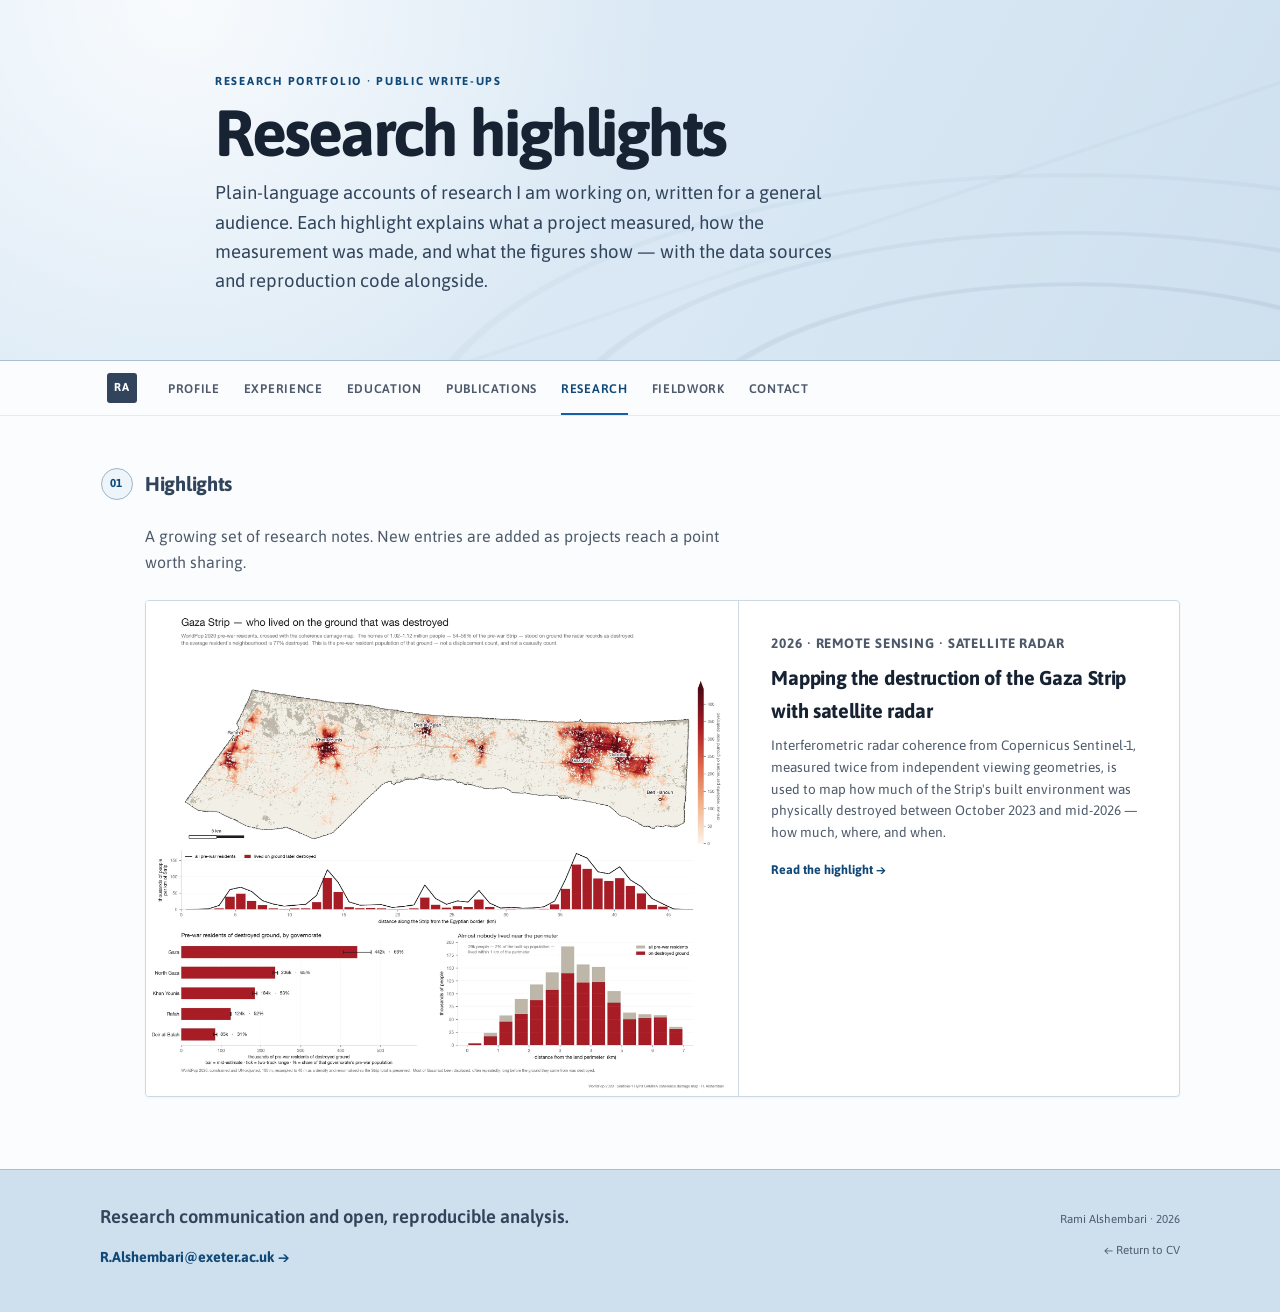
<file: research.html>
<!DOCTYPE html>
<html lang="en">
<head>
  <meta charset="utf-8">
  <script>document.documentElement.classList.add('js');</script>
  <script>(function(){var p=location.pathname,n=p;if(p.slice(-11)==='/index.html')n=p.slice(0,-10);else if(p.slice(-5)==='.html')n=p.slice(0,-5);if(n!==p)history.replaceState(null,'',n+location.search+location.hash);})();</script>
  <meta name="viewport" content="width=device-width, initial-scale=1">
  <meta name="description" content="Research highlights from Rami Alshembari — plain-language write-ups of ongoing geophysical and remote-sensing research, written for a general audience.">
  <meta name="author" content="Rami Alshembari">
  <meta name="theme-color" content="#dceaf6">
  <link rel="icon" type="image/png" href="RA__.png">
  <meta property="og:title" content="Research highlights | Rami Alshembari">
  <meta property="og:description" content="Plain-language write-ups of ongoing geophysical and remote-sensing research, written for a general audience.">
  <meta property="og:type" content="website">
  <link rel="canonical" href="https://rami-alshembari.github.io/research">
  <meta property="og:url" content="https://rami-alshembari.github.io/research">
  <meta property="og:image" content="https://rami-alshembari.github.io/og.jpg">
  <meta property="og:image:width" content="1200">
  <meta property="og:image:height" content="630">
  <meta property="og:image:alt" content="Rami Alshembari — Geophysical Volcanologist, with volcano and seismic motifs">
  <meta name="twitter:card" content="summary_large_image">
  <meta name="twitter:image" content="https://rami-alshembari.github.io/og.jpg">
  <title>Research highlights | Rami Alshembari</title>
  <link rel="preconnect" href="https://fonts.googleapis.com">
  <link rel="preconnect" href="https://fonts.gstatic.com" crossorigin>
  <link href="https://fonts.googleapis.com/css2?family=Asap:wght@400;500;600;700&amp;display=swap" rel="stylesheet">
  <link rel="stylesheet" href="styles.css">
  <link rel="stylesheet" href="fieldwork.css">
  <link rel="stylesheet" href="research.css">
</head>
<body class="field-page">
  <a class="skip-link" href="#main-content">Skip to research highlights</a>

  <header class="field-masthead">
    <div class="container field-masthead-inner">
      <p class="field-kicker">Research portfolio · Public write-ups</p>
      <h1>Research highlights</h1>
      <p class="field-lede">Plain-language accounts of research I am working on, written for a general audience. Each highlight explains what a project measured, how the measurement was made, and what the figures show — with the data sources and reproduction code alongside.</p>
    </div>
  </header>

  <nav class="site-nav" aria-label="Primary navigation">
    <div class="container nav-inner">
      <a class="nav-mark" href="/" aria-label="Rami Alshembari home">RA</a>
      <div class="nav-links">
        <a href="/#profile">Profile</a>
        <a href="/#experience">Experience</a>
        <a href="/#education">Education</a>
        <a href="/#publications">Publications</a>
        <a href="/research" aria-current="page">Research</a>
        <a href="/fieldtrip">Fieldwork</a>
        <a href="/#contact">Contact</a>
      </div>
    </div>
  </nav>

  <main class="container field-main" id="main-content">
    <section class="field-section" aria-labelledby="highlights-heading">
      <div class="section-heading">
        <span class="section-number" aria-hidden="true">01</span>
        <h2 id="highlights-heading">Highlights</h2>
      </div>
      <div class="field-section-body">
        <p class="field-section-intro">A growing set of research notes. New entries are added as projects reach a point worth sharing.</p>

        <a class="highlight-card" href="/research-gaza" data-reveal>
          <div class="highlight-card-media">
            <img src="research/gaza/figures/population_ADE_web_2200.webp" alt="Map of the Gaza Strip shading pre-war residents per hectare of ground later recorded as destroyed, with dark clusters over Gaza City, Jabalia, Khan Younis and Rafah" width="2200" height="1841" loading="eager" decoding="async">
          </div>
          <div class="highlight-card-body">
            <p class="highlight-card-kicker">2026 · Remote sensing · Satellite radar</p>
            <h3>Mapping the destruction of the Gaza Strip with satellite radar</h3>
            <p>Interferometric radar coherence from Copernicus Sentinel-1, measured twice from independent viewing geometries, is used to map how much of the Strip's built environment was physically destroyed between October 2023 and mid-2026 — how much, where, and when.</p>
            <span class="highlight-card-link">Read the highlight →</span>
          </div>
        </a>
      </div>
    </section>
  </main>

  <footer class="site-footer field-footer" id="contact">
    <div class="container footer-inner" data-reveal>
      <div>
        <p class="footer-title">Research communication and open, reproducible analysis.</p>
        <a class="footer-email" href="mailto:R.Alshembari@exeter.ac.uk">R.Alshembari@exeter.ac.uk →</a>
      </div>
      <div class="footer-meta">
        <p>Rami Alshembari · <span data-year>2026</span></p>
        <a href="/">← Return to CV</a>
      </div>
    </div>
  </footer>

  <script src="script.js" defer></script>
</body>
</html>
</file>
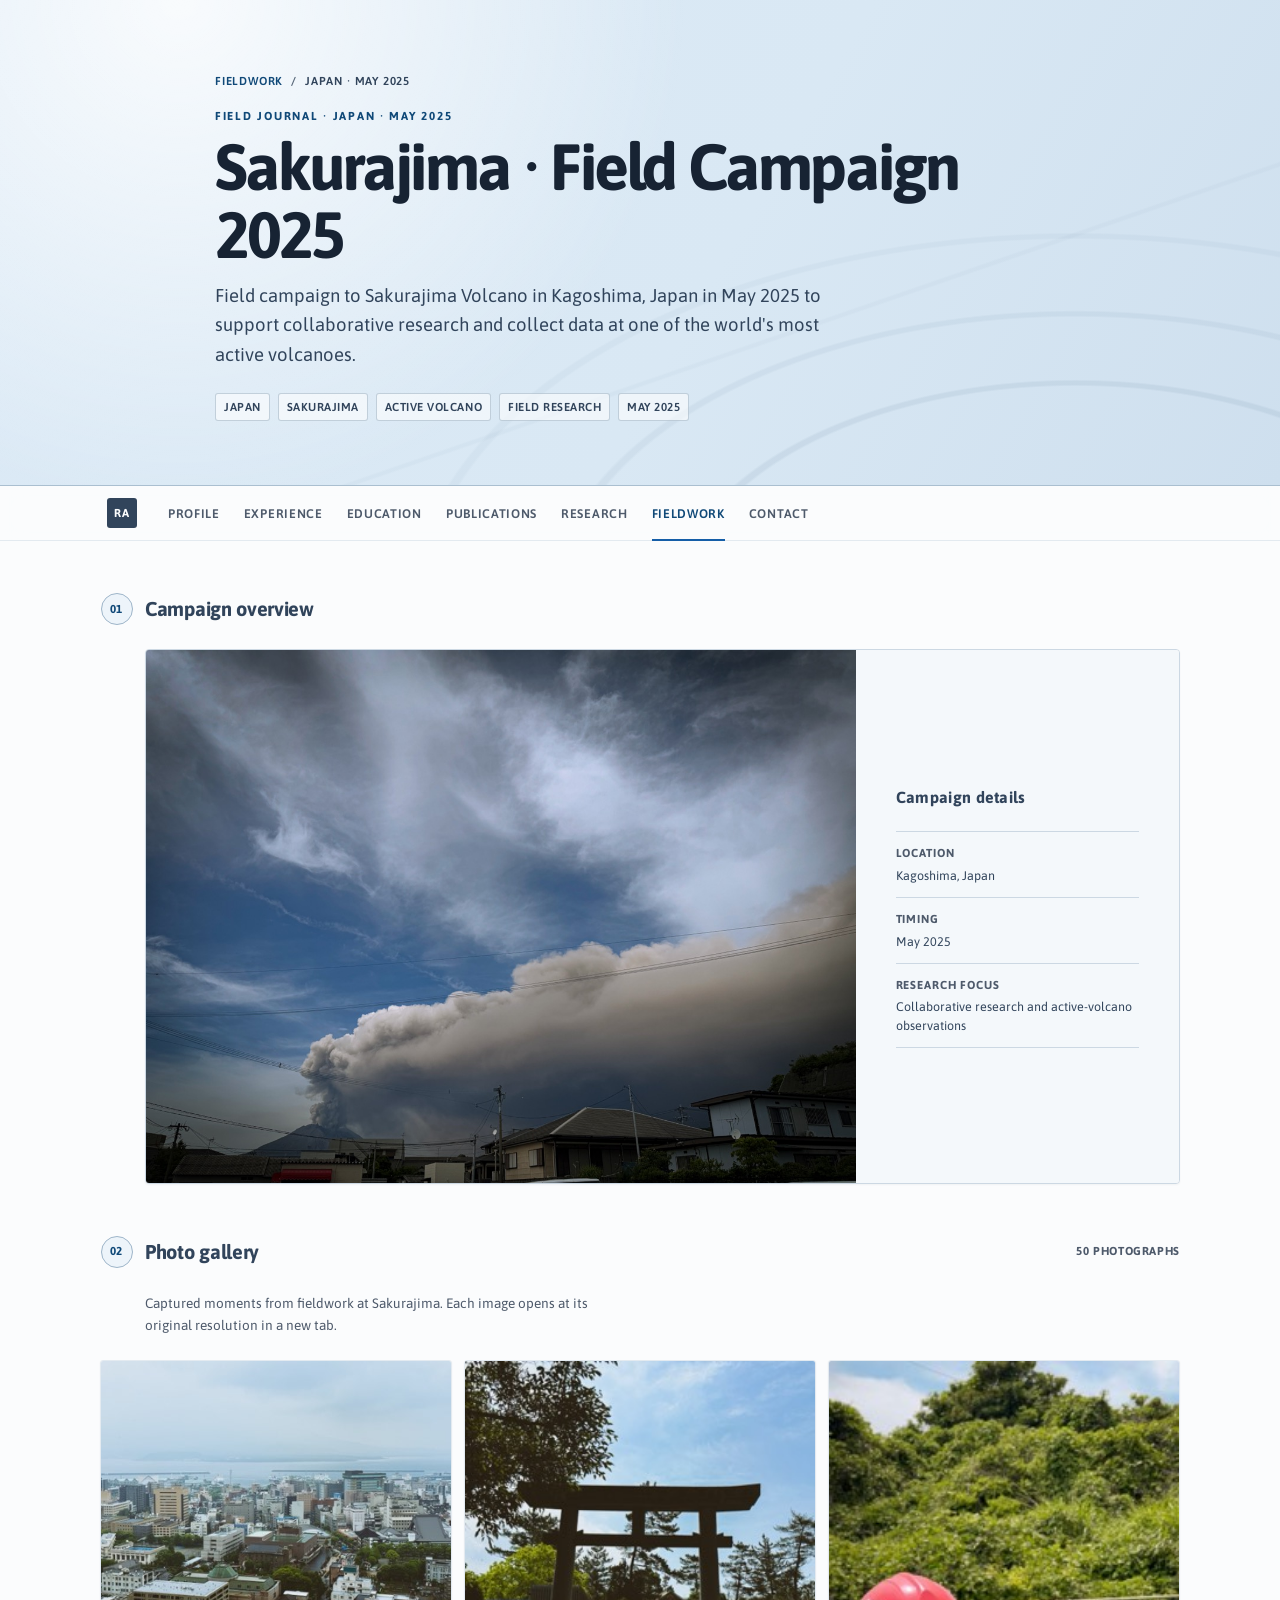
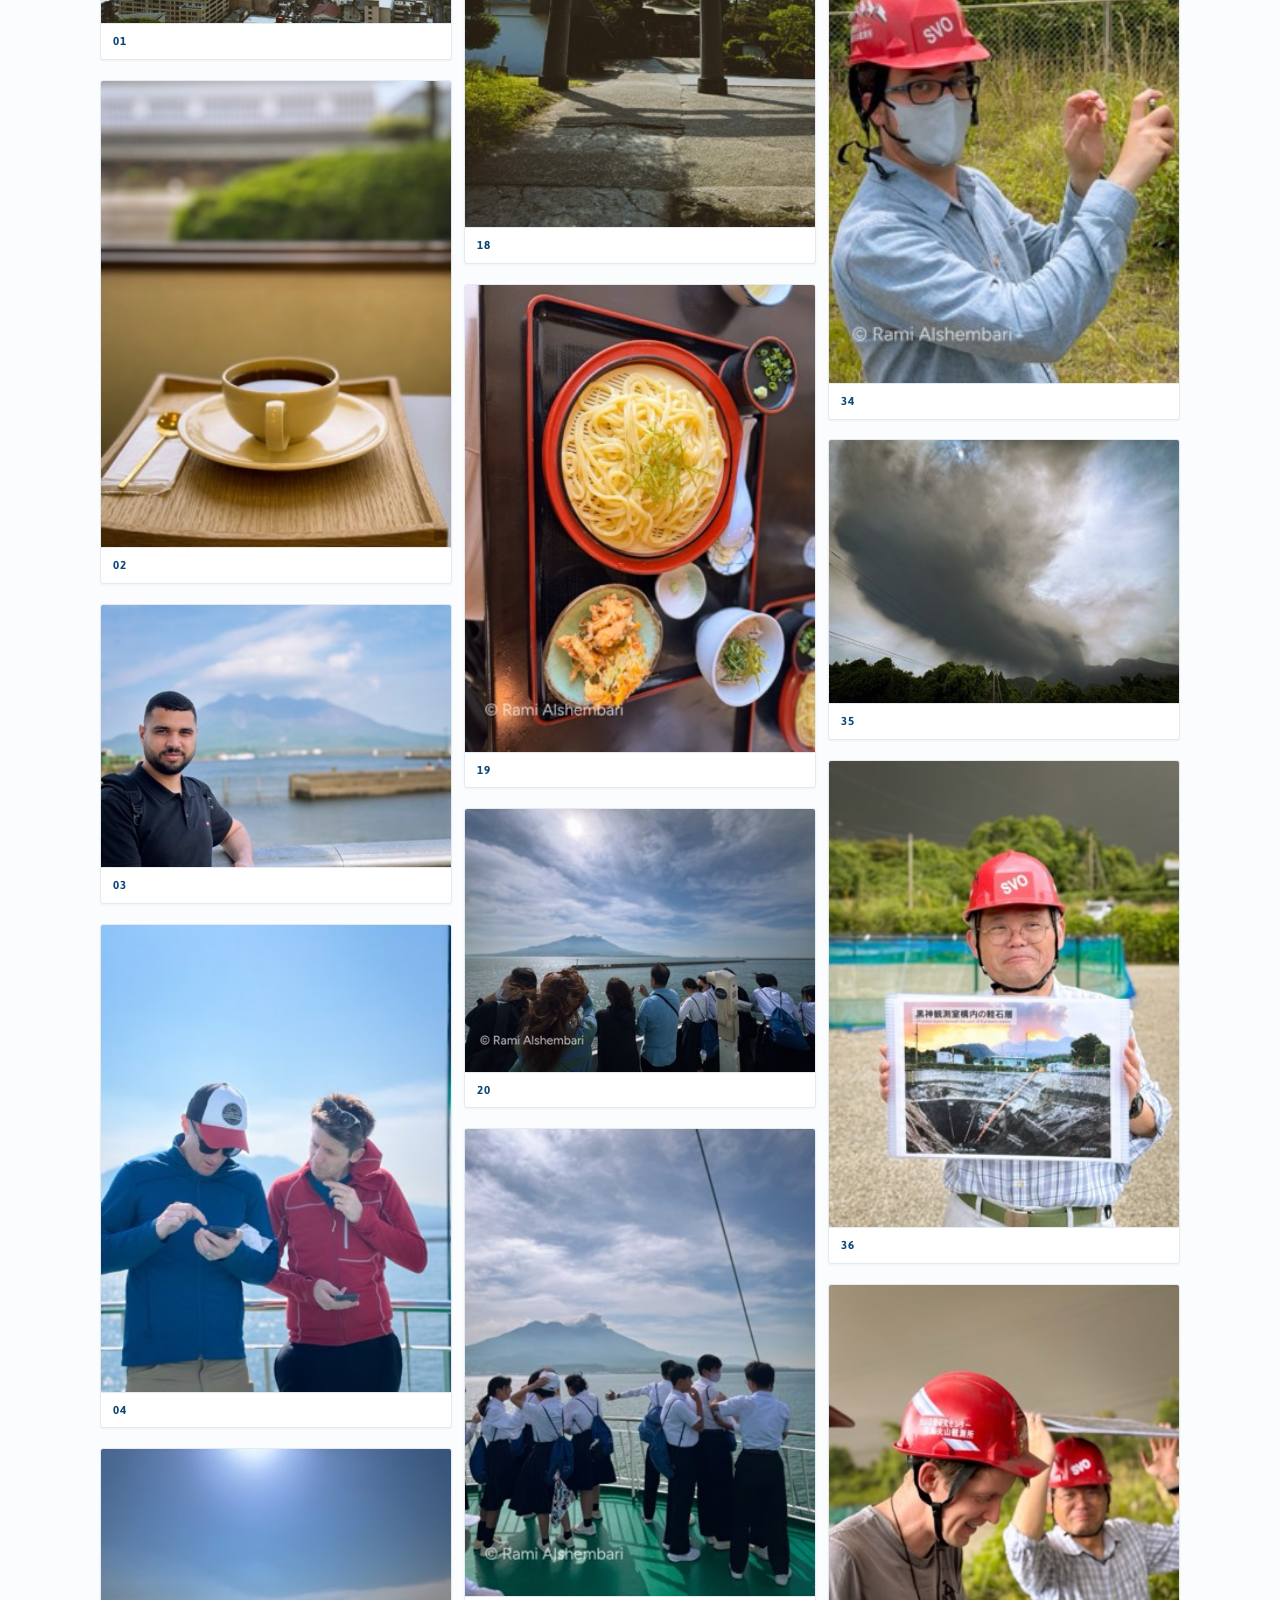
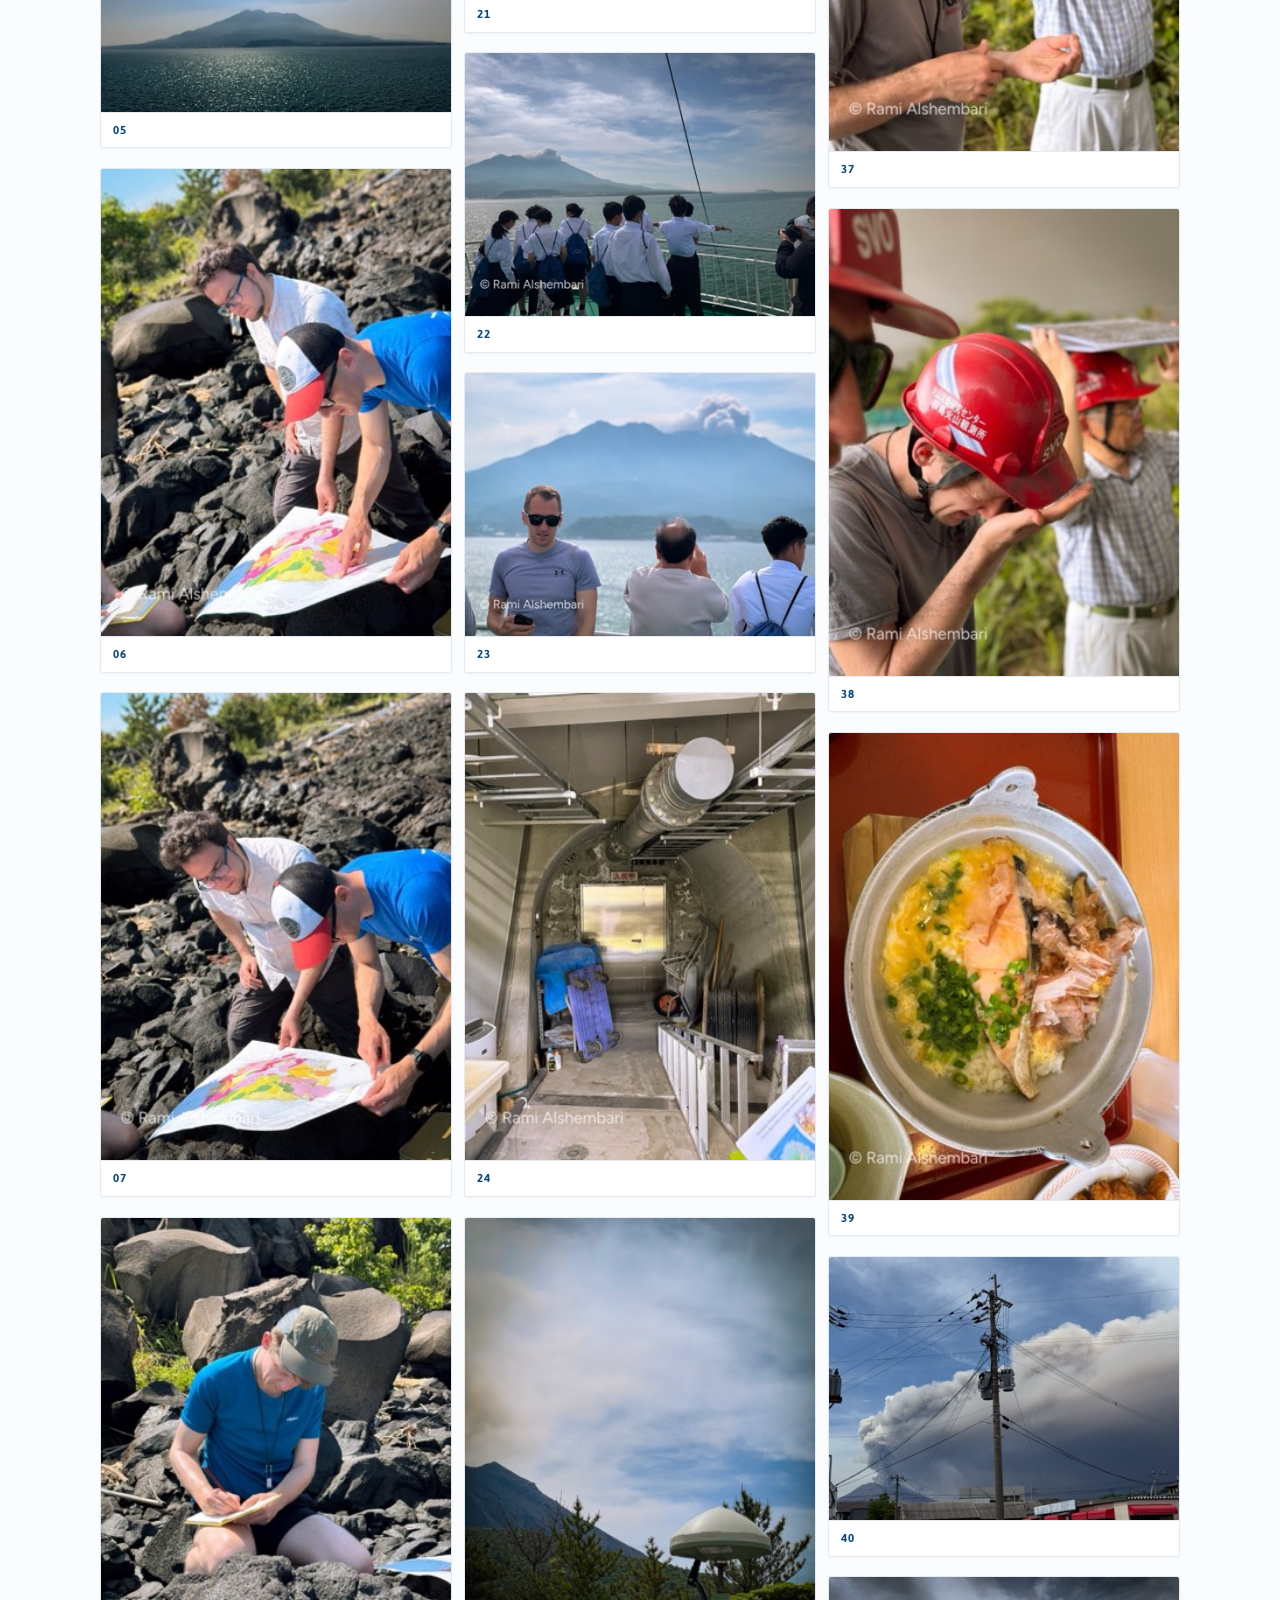
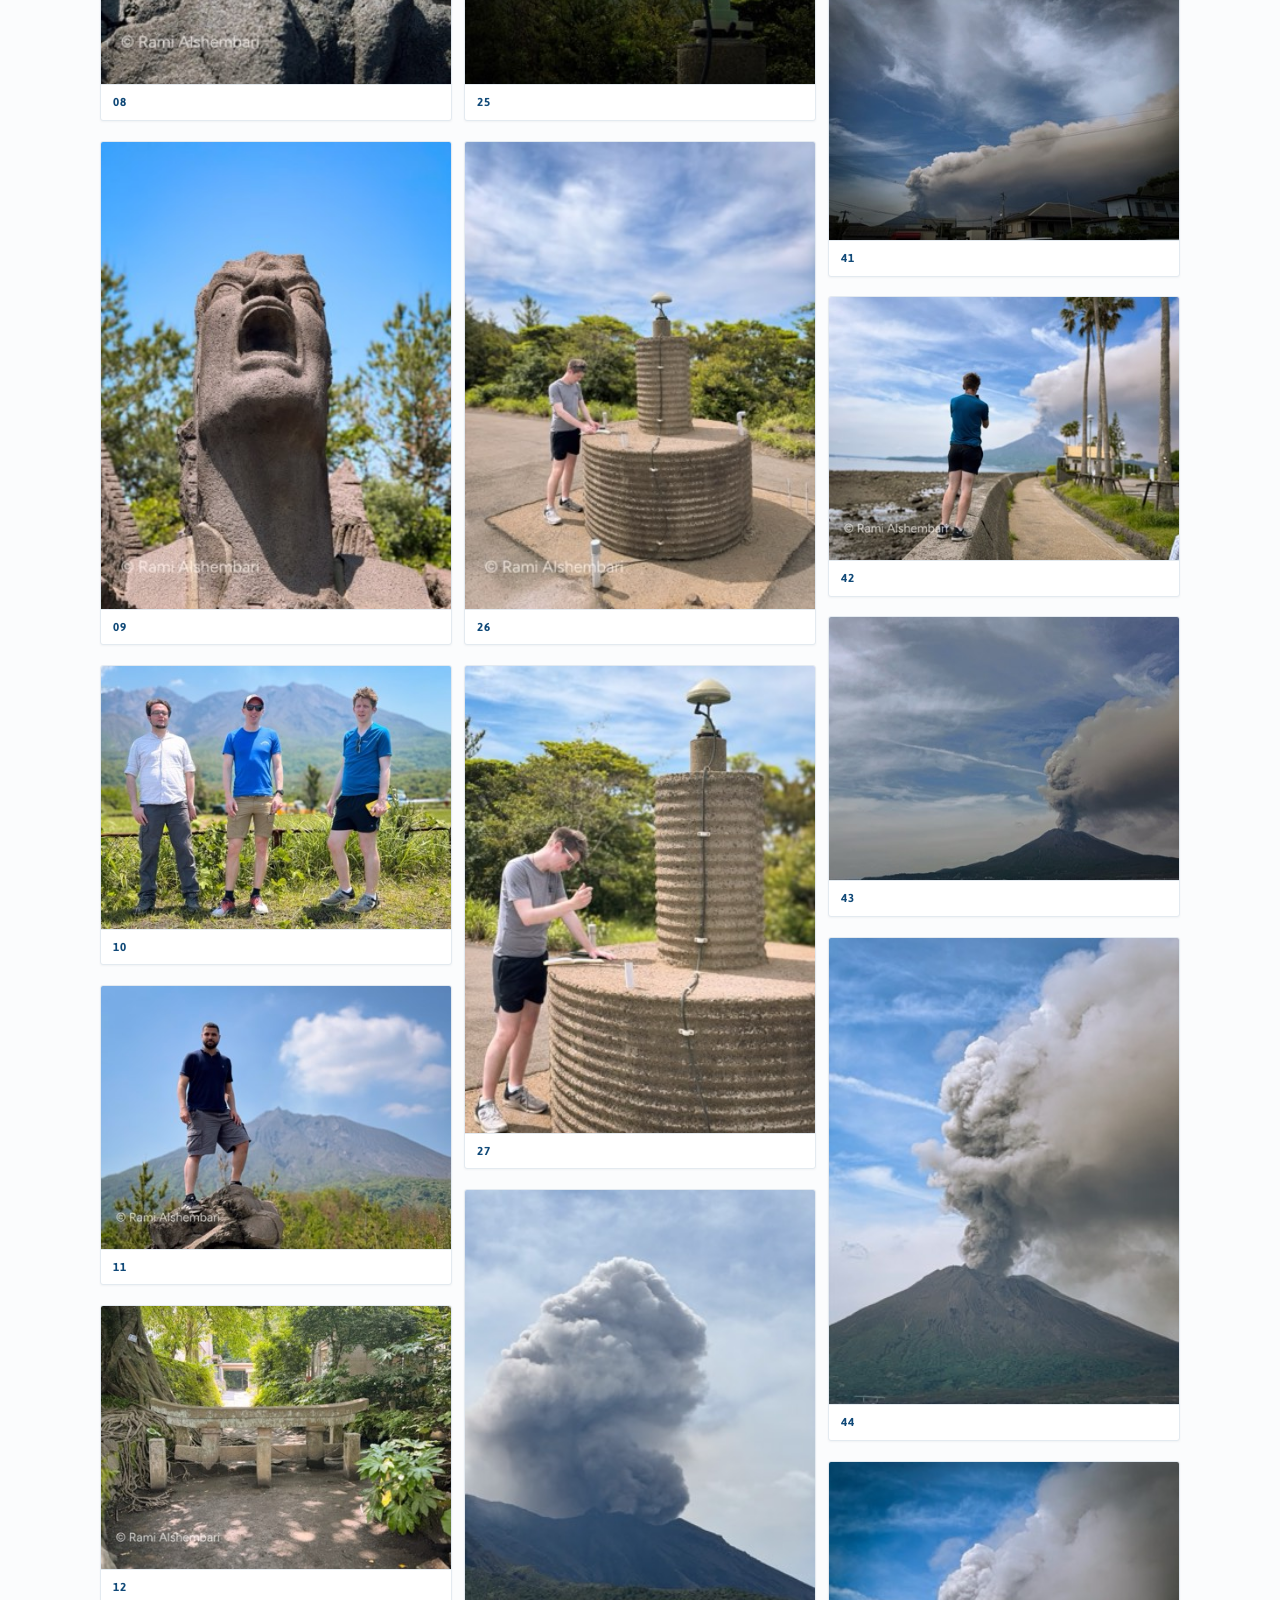
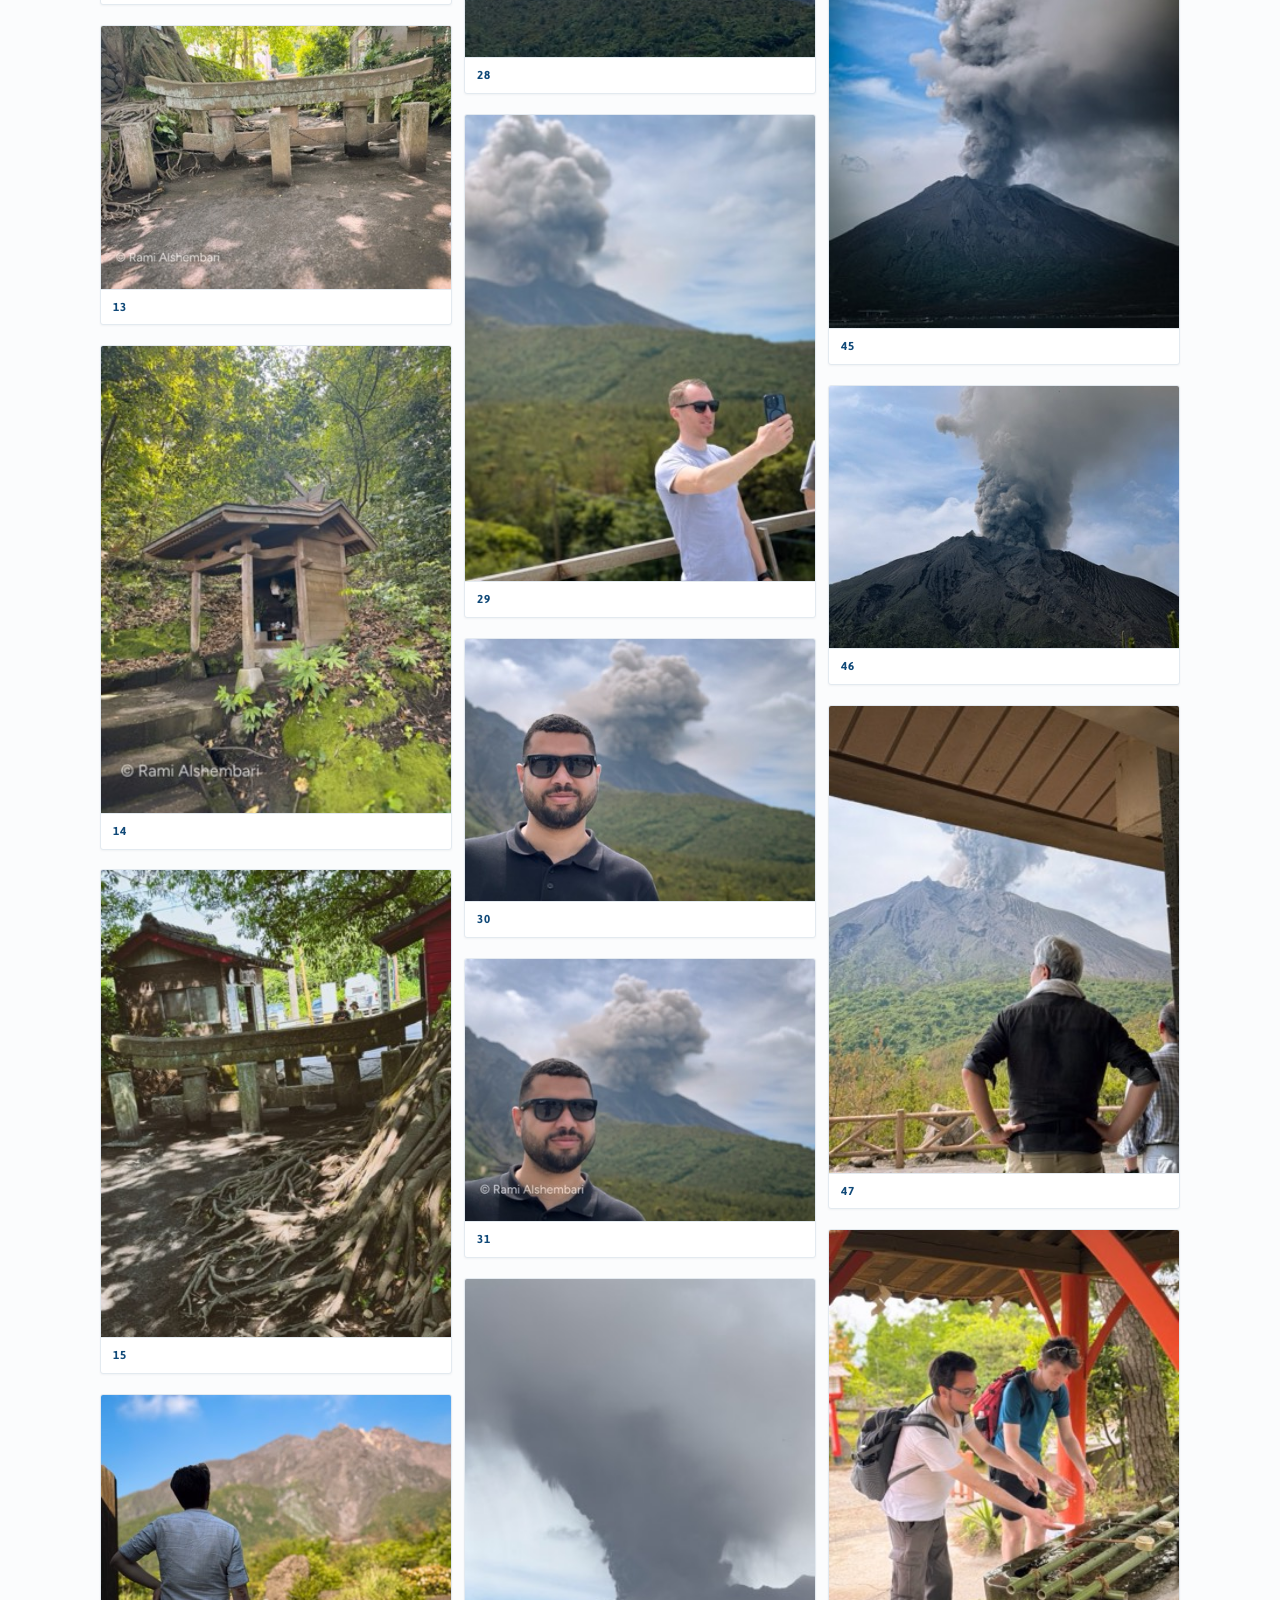
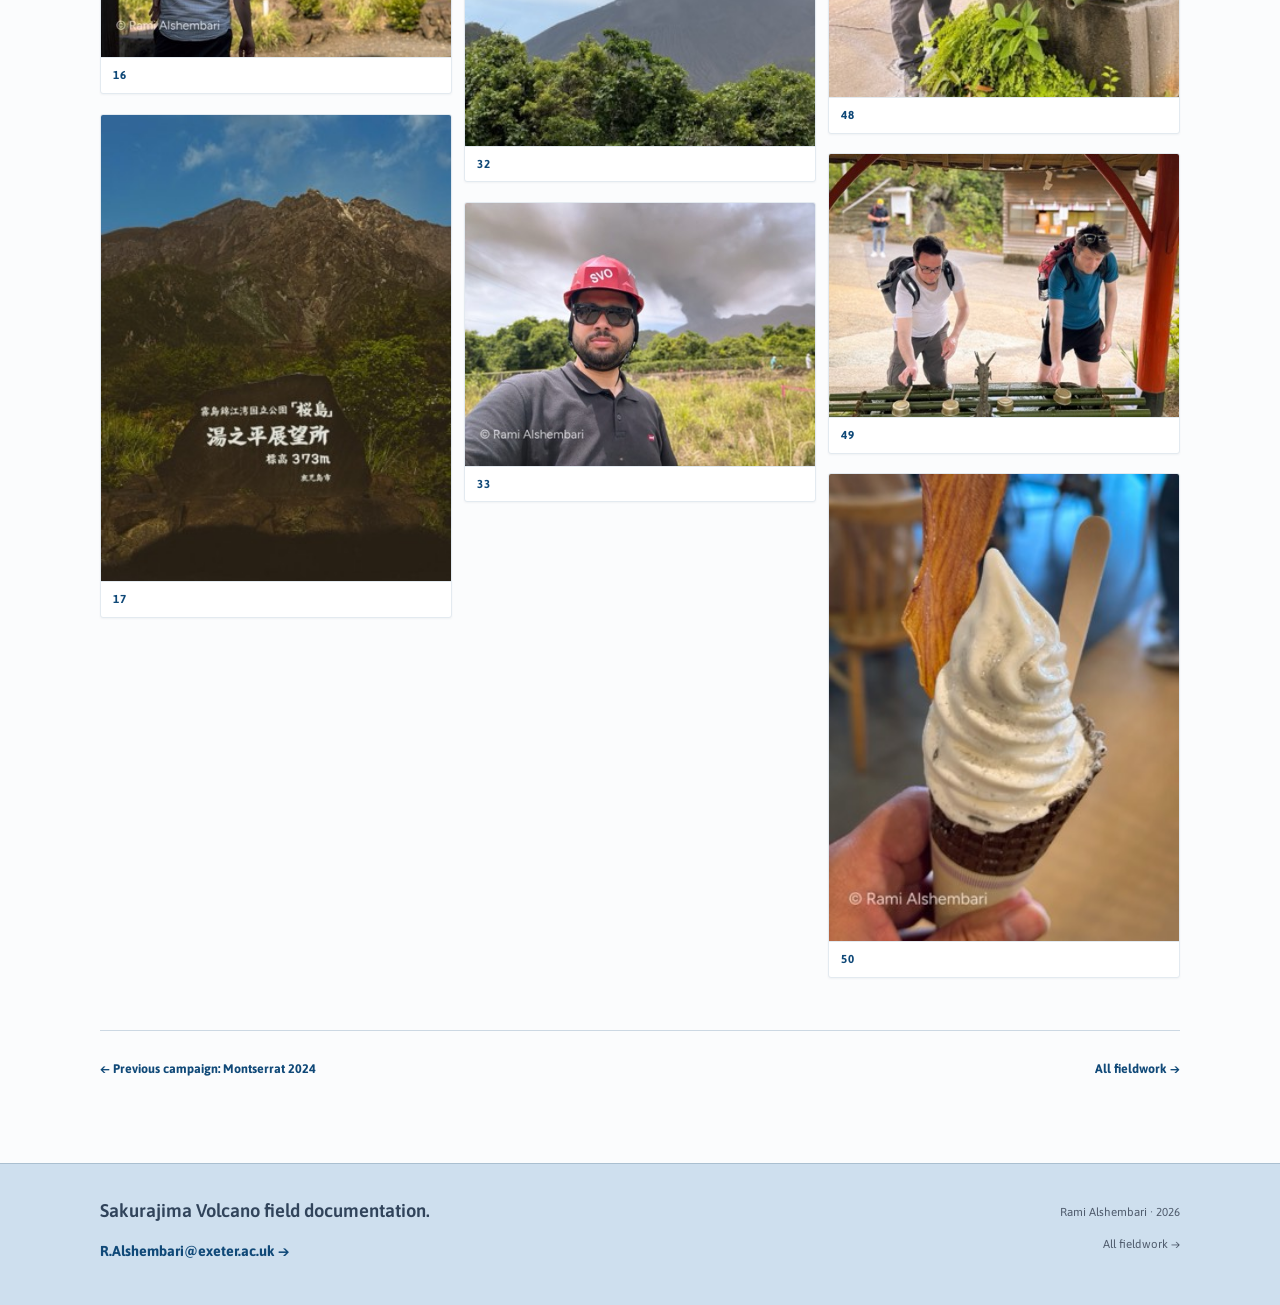
<file: sakurajima-2025.html>
<!DOCTYPE html>
<html lang="en">
<head>
  <meta charset="utf-8">
  <script>document.documentElement.classList.add('js');</script>
  <script>(function(){var p=location.pathname,n=p;if(p.slice(-11)==='/index.html')n=p.slice(0,-10);else if(p.slice(-5)==='.html')n=p.slice(0,-5);if(n!==p)history.replaceState(null,'',n+location.search+location.hash);})();</script>
  <meta name="viewport" content="width=device-width, initial-scale=1">
  <meta name="description" content="Sakurajima Volcano field campaign in Kagoshima, Japan in May 2025, supporting collaborative research and active-volcano observations.">
  <meta name="author" content="Rami Alshembari">
  <meta name="theme-color" content="#dceaf6">
  <link rel="icon" type="image/png" href="RA__.png">
  <meta property="og:title" content="Sakurajima 2025 | Rami Alshembari">
  <meta property="og:description" content="Sakurajima Volcano field campaign in Kagoshima, Japan in May 2025, supporting collaborative research and active-volcano observations.">
  <meta property="og:type" content="website">
  <link rel="canonical" href="https://rami-alshembari.github.io/sakurajima-2025">
  <meta property="og:url" content="https://rami-alshembari.github.io/sakurajima-2025">
  <meta property="og:image" content="https://rami-alshembari.github.io/og.jpg">
  <meta property="og:image:width" content="1200">
  <meta property="og:image:height" content="630">
  <meta property="og:image:alt" content="Rami Alshembari — Geophysical Volcanologist, with volcano and seismic motifs">
  <meta name="twitter:card" content="summary_large_image">
  <meta name="twitter:image" content="https://rami-alshembari.github.io/og.jpg">
  <title>Sakurajima 2025 | Rami Alshembari</title>
  <link rel="preconnect" href="https://fonts.googleapis.com">
  <link rel="preconnect" href="https://fonts.gstatic.com" crossorigin>
  <link href="https://fonts.googleapis.com/css2?family=Asap:wght@400;500;600;700&amp;display=swap" rel="stylesheet">
  <link rel="stylesheet" href="styles.css">
  <link rel="stylesheet" href="fieldwork.css">
</head>
<body class="field-page">
  <a class="skip-link" href="#main-content">Skip to field journal</a>

  <header class="field-masthead">
    <div class="container field-masthead-inner">
      <nav class="field-breadcrumb" aria-label="Breadcrumb">
        <a href="/fieldtrip">Fieldwork</a>
        <span aria-hidden="true">/</span>
        <span aria-current="page">Japan · May 2025</span>
      </nav>
      <p class="field-kicker">Field journal · Japan · May 2025</p>
      <h1>Sakurajima · Field Campaign 2025</h1>
      <p class="field-lede">Field campaign to Sakurajima Volcano in Kagoshima, Japan in May 2025 to support collaborative research and collect data at one of the world's most active volcanoes.</p>
      <ul class="field-meta-list" aria-label="Campaign topics">
        <li>Japan</li>
        <li>Sakurajima</li>
        <li>Active volcano</li>
        <li>Field research</li>
        <li>May 2025</li>
      </ul>
    </div>
  </header>

  <nav class="site-nav" aria-label="Primary navigation">
    <div class="container nav-inner">
      <a class="nav-mark" href="/" aria-label="Rami Alshembari home">RA</a>
      <div class="nav-links">
        <a href="/#profile">Profile</a>
        <a href="/#experience">Experience</a>
        <a href="/#education">Education</a>
        <a href="/#publications">Publications</a>
        <a href="/research">Research</a>
        <a href="/fieldtrip" aria-current="location">Fieldwork</a>
        <a href="/#contact">Contact</a>
      </div>
    </div>
  </nav>

  <main class="container field-main" id="main-content">
    <section class="field-section" aria-labelledby="overview-heading">
      <div class="section-heading">
        <span class="section-number" aria-hidden="true">01</span>
        <h2 id="overview-heading">Campaign overview</h2>
      </div>
      <div class="field-section-body">
        <div class="expedition-overview" data-reveal>
          <img srcset="thumbs-sm/Sakurajima/IMG_7430.jpg 400w, thumbs/Sakurajima/IMG_7430.jpg 700w, Sakurajima/IMG_7430.jpg 1200w" sizes="(max-width: 900px) 92vw, 60vw" src="thumbs/Sakurajima/IMG_7430.jpg" alt="Ash plume rising from Sakurajima during the May 2025 field campaign" width="700" height="525" loading="eager" decoding="async">
          <div class="expedition-facts">
            <h3>Campaign details</h3>
            <dl>
          <div>
            <dt>Location</dt>
            <dd>Kagoshima, Japan</dd>
          </div>
          <div>
            <dt>Timing</dt>
            <dd>May 2025</dd>
          </div>
          <div>
            <dt>Research focus</dt>
            <dd>Collaborative research and active-volcano observations</dd>
          </div>
            </dl>
          </div>
        </div>
      </div>
    </section>

    <section class="field-section" id="gallery" aria-labelledby="gallery-heading">
      <div class="gallery-heading-row">
        <div class="section-heading">
          <span class="section-number" aria-hidden="true">02</span>
          <h2 id="gallery-heading">Photo gallery</h2>
        </div>
        <span class="gallery-count">50 photographs</span>
      </div>
      <p class="gallery-note">Captured moments from fieldwork at Sakurajima. Each image opens at its original resolution in a new tab.</p>
      <div class="gallery-grid">
        <figure>
          <a href="Sakurajima/IMG_6891_jpg.jpg" target="_blank" rel="noopener noreferrer">
            <img srcset="thumbs-sm/Sakurajima/IMG_6891_jpg.jpg 400w, thumbs/Sakurajima/IMG_6891_jpg.jpg 700w" sizes="(max-width: 480px) 92vw, (max-width: 720px) 46vw, 31vw" src="thumbs/Sakurajima/IMG_6891_jpg.jpg" width="700" height="525" alt="Sakurajima field campaign in Kagoshima, Japan — photograph 01" loading="lazy" decoding="async">
          </a>
          <figcaption><span>01</span></figcaption>
        </figure>
        <figure>
          <a href="Sakurajima/IMG_6915_jpg.jpg" target="_blank" rel="noopener noreferrer">
            <img srcset="thumbs-sm/Sakurajima/IMG_6915_jpg.jpg 400w, thumbs/Sakurajima/IMG_6915_jpg.jpg 700w" sizes="(max-width: 480px) 92vw, (max-width: 720px) 46vw, 31vw" src="thumbs/Sakurajima/IMG_6915_jpg.jpg" width="525" height="700" alt="Sakurajima field campaign in Kagoshima, Japan — photograph 02" loading="lazy" decoding="async">
          </a>
          <figcaption><span>02</span></figcaption>
        </figure>
        <figure>
          <a href="Sakurajima/IMG_6973_jpg.jpg" target="_blank" rel="noopener noreferrer">
            <img srcset="thumbs-sm/Sakurajima/IMG_6973_jpg.jpg 400w, thumbs/Sakurajima/IMG_6973_jpg.jpg 700w" sizes="(max-width: 480px) 92vw, (max-width: 720px) 46vw, 31vw" src="thumbs/Sakurajima/IMG_6973_jpg.jpg" width="700" height="525" alt="Sakurajima field campaign in Kagoshima, Japan — photograph 03" loading="lazy" decoding="async">
          </a>
          <figcaption><span>03</span></figcaption>
        </figure>
        <figure>
          <a href="Sakurajima/IMG_7049_jpg.jpg" target="_blank" rel="noopener noreferrer">
            <img srcset="thumbs-sm/Sakurajima/IMG_7049_jpg.jpg 400w, thumbs/Sakurajima/IMG_7049_jpg.jpg 700w" sizes="(max-width: 480px) 92vw, (max-width: 720px) 46vw, 31vw" src="thumbs/Sakurajima/IMG_7049_jpg.jpg" width="525" height="700" alt="Sakurajima field campaign in Kagoshima, Japan — photograph 04" loading="lazy" decoding="async">
          </a>
          <figcaption><span>04</span></figcaption>
        </figure>
        <figure>
          <a href="Sakurajima/IMG_7054.jpg" target="_blank" rel="noopener noreferrer">
            <img srcset="thumbs-sm/Sakurajima/IMG_7054.jpg 400w, thumbs/Sakurajima/IMG_7054.jpg 700w" sizes="(max-width: 480px) 92vw, (max-width: 720px) 46vw, 31vw" src="thumbs/Sakurajima/IMG_7054.jpg" width="700" height="525" alt="Sakurajima field campaign in Kagoshima, Japan — photograph 05" loading="lazy" decoding="async">
          </a>
          <figcaption><span>05</span></figcaption>
        </figure>
        <figure>
          <a href="Sakurajima/IMG_7078.jpg" target="_blank" rel="noopener noreferrer">
            <img srcset="thumbs-sm/Sakurajima/IMG_7078.jpg 400w, thumbs/Sakurajima/IMG_7078.jpg 700w" sizes="(max-width: 480px) 92vw, (max-width: 720px) 46vw, 31vw" src="thumbs/Sakurajima/IMG_7078.jpg" width="525" height="700" alt="Sakurajima field campaign in Kagoshima, Japan — photograph 06" loading="lazy" decoding="async">
          </a>
          <figcaption><span>06</span></figcaption>
        </figure>
        <figure>
          <a href="Sakurajima/IMG_7079.jpg" target="_blank" rel="noopener noreferrer">
            <img srcset="thumbs-sm/Sakurajima/IMG_7079.jpg 400w, thumbs/Sakurajima/IMG_7079.jpg 700w" sizes="(max-width: 480px) 92vw, (max-width: 720px) 46vw, 31vw" src="thumbs/Sakurajima/IMG_7079.jpg" width="525" height="700" alt="Sakurajima field campaign in Kagoshima, Japan — photograph 07" loading="lazy" decoding="async">
          </a>
          <figcaption><span>07</span></figcaption>
        </figure>
        <figure>
          <a href="Sakurajima/IMG_7081.jpg" target="_blank" rel="noopener noreferrer">
            <img srcset="thumbs-sm/Sakurajima/IMG_7081.jpg 400w, thumbs/Sakurajima/IMG_7081.jpg 700w" sizes="(max-width: 480px) 92vw, (max-width: 720px) 46vw, 31vw" src="thumbs/Sakurajima/IMG_7081.jpg" width="525" height="700" alt="Sakurajima field campaign in Kagoshima, Japan — photograph 08" loading="lazy" decoding="async">
          </a>
          <figcaption><span>08</span></figcaption>
        </figure>
        <figure>
          <a href="Sakurajima/IMG_7085.jpg" target="_blank" rel="noopener noreferrer">
            <img srcset="thumbs-sm/Sakurajima/IMG_7085.jpg 400w, thumbs/Sakurajima/IMG_7085.jpg 700w" sizes="(max-width: 480px) 92vw, (max-width: 720px) 46vw, 31vw" src="thumbs/Sakurajima/IMG_7085.jpg" width="525" height="700" alt="Sakurajima field campaign in Kagoshima, Japan — photograph 09" loading="lazy" decoding="async">
          </a>
          <figcaption><span>09</span></figcaption>
        </figure>
        <figure>
          <a href="Sakurajima/IMG_7117_jpg.jpg" target="_blank" rel="noopener noreferrer">
            <img srcset="thumbs-sm/Sakurajima/IMG_7117_jpg.jpg 400w, thumbs/Sakurajima/IMG_7117_jpg.jpg 700w" sizes="(max-width: 480px) 92vw, (max-width: 720px) 46vw, 31vw" src="thumbs/Sakurajima/IMG_7117_jpg.jpg" width="700" height="525" alt="Sakurajima field campaign in Kagoshima, Japan — photograph 10" loading="lazy" decoding="async">
          </a>
          <figcaption><span>10</span></figcaption>
        </figure>
        <figure>
          <a href="Sakurajima/IMG_7152.jpg" target="_blank" rel="noopener noreferrer">
            <img srcset="thumbs-sm/Sakurajima/IMG_7152.jpg 400w, thumbs/Sakurajima/IMG_7152.jpg 700w" sizes="(max-width: 480px) 92vw, (max-width: 720px) 46vw, 31vw" src="thumbs/Sakurajima/IMG_7152.jpg" width="700" height="525" alt="Sakurajima field campaign in Kagoshima, Japan — photograph 11" loading="lazy" decoding="async">
          </a>
          <figcaption><span>11</span></figcaption>
        </figure>
        <figure>
          <a href="Sakurajima/IMG_7172.jpg" target="_blank" rel="noopener noreferrer">
            <img srcset="thumbs-sm/Sakurajima/IMG_7172.jpg 400w, thumbs/Sakurajima/IMG_7172.jpg 700w" sizes="(max-width: 480px) 92vw, (max-width: 720px) 46vw, 31vw" src="thumbs/Sakurajima/IMG_7172.jpg" width="700" height="525" alt="Sakurajima field campaign in Kagoshima, Japan — photograph 12" loading="lazy" decoding="async">
          </a>
          <figcaption><span>12</span></figcaption>
        </figure>
        <figure>
          <a href="Sakurajima/IMG_7174.jpg" target="_blank" rel="noopener noreferrer">
            <img srcset="thumbs-sm/Sakurajima/IMG_7174.jpg 400w, thumbs/Sakurajima/IMG_7174.jpg 700w" sizes="(max-width: 480px) 92vw, (max-width: 720px) 46vw, 31vw" src="thumbs/Sakurajima/IMG_7174.jpg" width="700" height="525" alt="Sakurajima field campaign in Kagoshima, Japan — photograph 13" loading="lazy" decoding="async">
          </a>
          <figcaption><span>13</span></figcaption>
        </figure>
        <figure>
          <a href="Sakurajima/IMG_7175.jpg" target="_blank" rel="noopener noreferrer">
            <img srcset="thumbs-sm/Sakurajima/IMG_7175.jpg 400w, thumbs/Sakurajima/IMG_7175.jpg 700w" sizes="(max-width: 480px) 92vw, (max-width: 720px) 46vw, 31vw" src="thumbs/Sakurajima/IMG_7175.jpg" width="525" height="700" alt="Sakurajima field campaign in Kagoshima, Japan — photograph 14" loading="lazy" decoding="async">
          </a>
          <figcaption><span>14</span></figcaption>
        </figure>
        <figure>
          <a href="Sakurajima/IMG_7178.jpg" target="_blank" rel="noopener noreferrer">
            <img srcset="thumbs-sm/Sakurajima/IMG_7178.jpg 400w, thumbs/Sakurajima/IMG_7178.jpg 700w" sizes="(max-width: 480px) 92vw, (max-width: 720px) 46vw, 31vw" src="thumbs/Sakurajima/IMG_7178.jpg" width="525" height="700" alt="Sakurajima field campaign in Kagoshima, Japan — photograph 15" loading="lazy" decoding="async">
          </a>
          <figcaption><span>15</span></figcaption>
        </figure>
        <figure>
          <a href="Sakurajima/IMG_7181.jpg" target="_blank" rel="noopener noreferrer">
            <img srcset="thumbs-sm/Sakurajima/IMG_7181.jpg 400w, thumbs/Sakurajima/IMG_7181.jpg 700w" sizes="(max-width: 480px) 92vw, (max-width: 720px) 46vw, 31vw" src="thumbs/Sakurajima/IMG_7181.jpg" width="700" height="525" alt="Sakurajima field campaign in Kagoshima, Japan — photograph 16" loading="lazy" decoding="async">
          </a>
          <figcaption><span>16</span></figcaption>
        </figure>
        <figure>
          <a href="Sakurajima/IMG_7186.jpg" target="_blank" rel="noopener noreferrer">
            <img srcset="thumbs-sm/Sakurajima/IMG_7186.jpg 400w, thumbs/Sakurajima/IMG_7186.jpg 700w" sizes="(max-width: 480px) 92vw, (max-width: 720px) 46vw, 31vw" src="thumbs/Sakurajima/IMG_7186.jpg" width="525" height="700" alt="Sakurajima field campaign in Kagoshima, Japan — photograph 17" loading="lazy" decoding="async">
          </a>
          <figcaption><span>17</span></figcaption>
        </figure>
        <figure>
          <a href="Sakurajima/IMG_7227.jpg" target="_blank" rel="noopener noreferrer">
            <img srcset="thumbs-sm/Sakurajima/IMG_7227.jpg 400w, thumbs/Sakurajima/IMG_7227.jpg 700w" sizes="(max-width: 480px) 92vw, (max-width: 720px) 46vw, 31vw" src="thumbs/Sakurajima/IMG_7227.jpg" width="525" height="700" alt="Sakurajima field campaign in Kagoshima, Japan — photograph 18" loading="lazy" decoding="async">
          </a>
          <figcaption><span>18</span></figcaption>
        </figure>
        <figure>
          <a href="Sakurajima/IMG_7235.jpg" target="_blank" rel="noopener noreferrer">
            <img srcset="thumbs-sm/Sakurajima/IMG_7235.jpg 400w, thumbs/Sakurajima/IMG_7235.jpg 700w" sizes="(max-width: 480px) 92vw, (max-width: 720px) 46vw, 31vw" src="thumbs/Sakurajima/IMG_7235.jpg" width="525" height="700" alt="Sakurajima field campaign in Kagoshima, Japan — photograph 19" loading="lazy" decoding="async">
          </a>
          <figcaption><span>19</span></figcaption>
        </figure>
        <figure>
          <a href="Sakurajima/IMG_7256.jpg" target="_blank" rel="noopener noreferrer">
            <img srcset="thumbs-sm/Sakurajima/IMG_7256.jpg 400w, thumbs/Sakurajima/IMG_7256.jpg 700w" sizes="(max-width: 480px) 92vw, (max-width: 720px) 46vw, 31vw" src="thumbs/Sakurajima/IMG_7256.jpg" width="700" height="525" alt="Sakurajima field campaign in Kagoshima, Japan — photograph 20" loading="lazy" decoding="async">
          </a>
          <figcaption><span>20</span></figcaption>
        </figure>
        <figure>
          <a href="Sakurajima/IMG_7259.jpg" target="_blank" rel="noopener noreferrer">
            <img srcset="thumbs-sm/Sakurajima/IMG_7259.jpg 400w, thumbs/Sakurajima/IMG_7259.jpg 700w" sizes="(max-width: 480px) 92vw, (max-width: 720px) 46vw, 31vw" src="thumbs/Sakurajima/IMG_7259.jpg" width="525" height="700" alt="Sakurajima field campaign in Kagoshima, Japan — photograph 21" loading="lazy" decoding="async">
          </a>
          <figcaption><span>21</span></figcaption>
        </figure>
        <figure>
          <a href="Sakurajima/IMG_7261.jpg" target="_blank" rel="noopener noreferrer">
            <img srcset="thumbs-sm/Sakurajima/IMG_7261.jpg 400w, thumbs/Sakurajima/IMG_7261.jpg 700w" sizes="(max-width: 480px) 92vw, (max-width: 720px) 46vw, 31vw" src="thumbs/Sakurajima/IMG_7261.jpg" width="700" height="525" alt="Sakurajima field campaign in Kagoshima, Japan — photograph 22" loading="lazy" decoding="async">
          </a>
          <figcaption><span>22</span></figcaption>
        </figure>
        <figure>
          <a href="Sakurajima/IMG_7264.jpg" target="_blank" rel="noopener noreferrer">
            <img srcset="thumbs-sm/Sakurajima/IMG_7264.jpg 400w, thumbs/Sakurajima/IMG_7264.jpg 700w" sizes="(max-width: 480px) 92vw, (max-width: 720px) 46vw, 31vw" src="thumbs/Sakurajima/IMG_7264.jpg" width="700" height="525" alt="Sakurajima field campaign in Kagoshima, Japan — photograph 23" loading="lazy" decoding="async">
          </a>
          <figcaption><span>23</span></figcaption>
        </figure>
        <figure>
          <a href="Sakurajima/IMG_7269.jpg" target="_blank" rel="noopener noreferrer">
            <img srcset="thumbs-sm/Sakurajima/IMG_7269.jpg 400w, thumbs/Sakurajima/IMG_7269.jpg 700w" sizes="(max-width: 480px) 92vw, (max-width: 720px) 46vw, 31vw" src="thumbs/Sakurajima/IMG_7269.jpg" width="525" height="700" alt="Sakurajima field campaign in Kagoshima, Japan — photograph 24" loading="lazy" decoding="async">
          </a>
          <figcaption><span>24</span></figcaption>
        </figure>
        <figure>
          <a href="Sakurajima/IMG_7275.jpg" target="_blank" rel="noopener noreferrer">
            <img srcset="thumbs-sm/Sakurajima/IMG_7275.jpg 400w, thumbs/Sakurajima/IMG_7275.jpg 700w" sizes="(max-width: 480px) 92vw, (max-width: 720px) 46vw, 31vw" src="thumbs/Sakurajima/IMG_7275.jpg" width="525" height="700" alt="Sakurajima field campaign in Kagoshima, Japan — photograph 25" loading="lazy" decoding="async">
          </a>
          <figcaption><span>25</span></figcaption>
        </figure>
        <figure>
          <a href="Sakurajima/IMG_7277.jpg" target="_blank" rel="noopener noreferrer">
            <img srcset="thumbs-sm/Sakurajima/IMG_7277.jpg 400w, thumbs/Sakurajima/IMG_7277.jpg 700w" sizes="(max-width: 480px) 92vw, (max-width: 720px) 46vw, 31vw" src="thumbs/Sakurajima/IMG_7277.jpg" width="525" height="700" alt="Sakurajima field campaign in Kagoshima, Japan — photograph 26" loading="lazy" decoding="async">
          </a>
          <figcaption><span>26</span></figcaption>
        </figure>
        <figure>
          <a href="Sakurajima/IMG_7281_jpg.jpg" target="_blank" rel="noopener noreferrer">
            <img srcset="thumbs-sm/Sakurajima/IMG_7281_jpg.jpg 400w, thumbs/Sakurajima/IMG_7281_jpg.jpg 700w" sizes="(max-width: 480px) 92vw, (max-width: 720px) 46vw, 31vw" src="thumbs/Sakurajima/IMG_7281_jpg.jpg" width="525" height="700" alt="Sakurajima field campaign in Kagoshima, Japan — photograph 27" loading="lazy" decoding="async">
          </a>
          <figcaption><span>27</span></figcaption>
        </figure>
        <figure>
          <a href="Sakurajima/IMG_7299.jpg" target="_blank" rel="noopener noreferrer">
            <img srcset="thumbs-sm/Sakurajima/IMG_7299.jpg 400w, thumbs/Sakurajima/IMG_7299.jpg 700w" sizes="(max-width: 480px) 92vw, (max-width: 720px) 46vw, 31vw" src="thumbs/Sakurajima/IMG_7299.jpg" width="525" height="700" alt="Sakurajima field campaign in Kagoshima, Japan — photograph 28" loading="lazy" decoding="async">
          </a>
          <figcaption><span>28</span></figcaption>
        </figure>
        <figure>
          <a href="Sakurajima/IMG_7300_jpg.jpg" target="_blank" rel="noopener noreferrer">
            <img srcset="thumbs-sm/Sakurajima/IMG_7300_jpg.jpg 400w, thumbs/Sakurajima/IMG_7300_jpg.jpg 700w" sizes="(max-width: 480px) 92vw, (max-width: 720px) 46vw, 31vw" src="thumbs/Sakurajima/IMG_7300_jpg.jpg" width="525" height="700" alt="Sakurajima field campaign in Kagoshima, Japan — photograph 29" loading="lazy" decoding="async">
          </a>
          <figcaption><span>29</span></figcaption>
        </figure>
        <figure>
          <a href="Sakurajima/IMG_7307_jpg.jpg" target="_blank" rel="noopener noreferrer">
            <img srcset="thumbs-sm/Sakurajima/IMG_7307_jpg.jpg 400w, thumbs/Sakurajima/IMG_7307_jpg.jpg 700w" sizes="(max-width: 480px) 92vw, (max-width: 720px) 46vw, 31vw" src="thumbs/Sakurajima/IMG_7307_jpg.jpg" width="700" height="525" alt="Sakurajima field campaign in Kagoshima, Japan — photograph 30" loading="lazy" decoding="async">
          </a>
          <figcaption><span>30</span></figcaption>
        </figure>
        <figure>
          <a href="Sakurajima/IMG_7308.jpg" target="_blank" rel="noopener noreferrer">
            <img srcset="thumbs-sm/Sakurajima/IMG_7308.jpg 400w, thumbs/Sakurajima/IMG_7308.jpg 700w" sizes="(max-width: 480px) 92vw, (max-width: 720px) 46vw, 31vw" src="thumbs/Sakurajima/IMG_7308.jpg" width="700" height="525" alt="Sakurajima field campaign in Kagoshima, Japan — photograph 31" loading="lazy" decoding="async">
          </a>
          <figcaption><span>31</span></figcaption>
        </figure>
        <figure>
          <a href="Sakurajima/IMG_7338.jpg" target="_blank" rel="noopener noreferrer">
            <img srcset="thumbs-sm/Sakurajima/IMG_7338.jpg 400w, thumbs/Sakurajima/IMG_7338.jpg 700w" sizes="(max-width: 480px) 92vw, (max-width: 720px) 46vw, 31vw" src="thumbs/Sakurajima/IMG_7338.jpg" width="525" height="700" alt="Sakurajima field campaign in Kagoshima, Japan — photograph 32" loading="lazy" decoding="async">
          </a>
          <figcaption><span>32</span></figcaption>
        </figure>
        <figure>
          <a href="Sakurajima/IMG_7340.jpg" target="_blank" rel="noopener noreferrer">
            <img srcset="thumbs-sm/Sakurajima/IMG_7340.jpg 400w, thumbs/Sakurajima/IMG_7340.jpg 700w" sizes="(max-width: 480px) 92vw, (max-width: 720px) 46vw, 31vw" src="thumbs/Sakurajima/IMG_7340.jpg" width="700" height="525" alt="Sakurajima field campaign in Kagoshima, Japan — photograph 33" loading="lazy" decoding="async">
          </a>
          <figcaption><span>33</span></figcaption>
        </figure>
        <figure>
          <a href="Sakurajima/IMG_7343.jpg" target="_blank" rel="noopener noreferrer">
            <img srcset="thumbs-sm/Sakurajima/IMG_7343.jpg 400w, thumbs/Sakurajima/IMG_7343.jpg 700w" sizes="(max-width: 480px) 92vw, (max-width: 720px) 46vw, 31vw" src="thumbs/Sakurajima/IMG_7343.jpg" width="393" height="700" alt="Sakurajima field campaign in Kagoshima, Japan — photograph 34" loading="lazy" decoding="async">
          </a>
          <figcaption><span>34</span></figcaption>
        </figure>
        <figure>
          <a href="Sakurajima/IMG_7377.jpg" target="_blank" rel="noopener noreferrer">
            <img srcset="thumbs-sm/Sakurajima/IMG_7377.jpg 400w, thumbs/Sakurajima/IMG_7377.jpg 700w" sizes="(max-width: 480px) 92vw, (max-width: 720px) 46vw, 31vw" src="thumbs/Sakurajima/IMG_7377.jpg" width="700" height="525" alt="Sakurajima field campaign in Kagoshima, Japan — photograph 35" loading="lazy" decoding="async">
          </a>
          <figcaption><span>35</span></figcaption>
        </figure>
        <figure>
          <a href="Sakurajima/IMG_7387.jpg" target="_blank" rel="noopener noreferrer">
            <img srcset="thumbs-sm/Sakurajima/IMG_7387.jpg 400w, thumbs/Sakurajima/IMG_7387.jpg 700w" sizes="(max-width: 480px) 92vw, (max-width: 720px) 46vw, 31vw" src="thumbs/Sakurajima/IMG_7387.jpg" width="525" height="700" alt="Sakurajima field campaign in Kagoshima, Japan — photograph 36" loading="lazy" decoding="async">
          </a>
          <figcaption><span>36</span></figcaption>
        </figure>
        <figure>
          <a href="Sakurajima/IMG_7405.jpg" target="_blank" rel="noopener noreferrer">
            <img srcset="thumbs-sm/Sakurajima/IMG_7405.jpg 400w, thumbs/Sakurajima/IMG_7405.jpg 700w" sizes="(max-width: 480px) 92vw, (max-width: 720px) 46vw, 31vw" src="thumbs/Sakurajima/IMG_7405.jpg" width="525" height="700" alt="Sakurajima field campaign in Kagoshima, Japan — photograph 37" loading="lazy" decoding="async">
          </a>
          <figcaption><span>37</span></figcaption>
        </figure>
        <figure>
          <a href="Sakurajima/IMG_7406.jpg" target="_blank" rel="noopener noreferrer">
            <img srcset="thumbs-sm/Sakurajima/IMG_7406.jpg 400w, thumbs/Sakurajima/IMG_7406.jpg 700w" sizes="(max-width: 480px) 92vw, (max-width: 720px) 46vw, 31vw" src="thumbs/Sakurajima/IMG_7406.jpg" width="525" height="700" alt="Sakurajima field campaign in Kagoshima, Japan — photograph 38" loading="lazy" decoding="async">
          </a>
          <figcaption><span>38</span></figcaption>
        </figure>
        <figure>
          <a href="Sakurajima/IMG_7426.jpg" target="_blank" rel="noopener noreferrer">
            <img srcset="thumbs-sm/Sakurajima/IMG_7426.jpg 400w, thumbs/Sakurajima/IMG_7426.jpg 700w" sizes="(max-width: 480px) 92vw, (max-width: 720px) 46vw, 31vw" src="thumbs/Sakurajima/IMG_7426.jpg" width="525" height="700" alt="Sakurajima field campaign in Kagoshima, Japan — photograph 39" loading="lazy" decoding="async">
          </a>
          <figcaption><span>39</span></figcaption>
        </figure>
        <figure>
          <a href="Sakurajima/IMG_7428.jpg" target="_blank" rel="noopener noreferrer">
            <img srcset="thumbs-sm/Sakurajima/IMG_7428.jpg 400w, thumbs/Sakurajima/IMG_7428.jpg 700w" sizes="(max-width: 480px) 92vw, (max-width: 720px) 46vw, 31vw" src="thumbs/Sakurajima/IMG_7428.jpg" width="700" height="525" alt="Sakurajima field campaign in Kagoshima, Japan — photograph 40" loading="lazy" decoding="async">
          </a>
          <figcaption><span>40</span></figcaption>
        </figure>
        <figure>
          <a href="Sakurajima/IMG_7430.jpg" target="_blank" rel="noopener noreferrer">
            <img srcset="thumbs-sm/Sakurajima/IMG_7430.jpg 400w, thumbs/Sakurajima/IMG_7430.jpg 700w" sizes="(max-width: 480px) 92vw, (max-width: 720px) 46vw, 31vw" src="thumbs/Sakurajima/IMG_7430.jpg" width="700" height="525" alt="Sakurajima field campaign in Kagoshima, Japan — photograph 41" loading="lazy" decoding="async">
          </a>
          <figcaption><span>41</span></figcaption>
        </figure>
        <figure>
          <a href="Sakurajima/IMG_7433.jpg" target="_blank" rel="noopener noreferrer">
            <img srcset="thumbs-sm/Sakurajima/IMG_7433.jpg 400w, thumbs/Sakurajima/IMG_7433.jpg 700w" sizes="(max-width: 480px) 92vw, (max-width: 720px) 46vw, 31vw" src="thumbs/Sakurajima/IMG_7433.jpg" width="700" height="525" alt="Sakurajima field campaign in Kagoshima, Japan — photograph 42" loading="lazy" decoding="async">
          </a>
          <figcaption><span>42</span></figcaption>
        </figure>
        <figure>
          <a href="Sakurajima/IMG_7446.jpg" target="_blank" rel="noopener noreferrer">
            <img srcset="thumbs-sm/Sakurajima/IMG_7446.jpg 400w, thumbs/Sakurajima/IMG_7446.jpg 700w" sizes="(max-width: 480px) 92vw, (max-width: 720px) 46vw, 31vw" src="thumbs/Sakurajima/IMG_7446.jpg" width="700" height="525" alt="Sakurajima field campaign in Kagoshima, Japan — photograph 43" loading="lazy" decoding="async">
          </a>
          <figcaption><span>43</span></figcaption>
        </figure>
        <figure>
          <a href="Sakurajima/IMG_7447-2.jpg" target="_blank" rel="noopener noreferrer">
            <img srcset="thumbs-sm/Sakurajima/IMG_7447-2.jpg 400w, thumbs/Sakurajima/IMG_7447-2.jpg 700w" sizes="(max-width: 480px) 92vw, (max-width: 720px) 46vw, 31vw" src="thumbs/Sakurajima/IMG_7447-2.jpg" width="525" height="700" alt="Sakurajima field campaign in Kagoshima, Japan — photograph 44" loading="lazy" decoding="async">
          </a>
          <figcaption><span>44</span></figcaption>
        </figure>
        <figure>
          <a href="Sakurajima/IMG_7447.jpg" target="_blank" rel="noopener noreferrer">
            <img srcset="thumbs-sm/Sakurajima/IMG_7447.jpg 400w, thumbs/Sakurajima/IMG_7447.jpg 700w" sizes="(max-width: 480px) 92vw, (max-width: 720px) 46vw, 31vw" src="thumbs/Sakurajima/IMG_7447.jpg" width="525" height="700" alt="Sakurajima field campaign in Kagoshima, Japan — photograph 45" loading="lazy" decoding="async">
          </a>
          <figcaption><span>45</span></figcaption>
        </figure>
        <figure>
          <a href="Sakurajima/IMG_7471.jpg" target="_blank" rel="noopener noreferrer">
            <img srcset="thumbs-sm/Sakurajima/IMG_7471.jpg 400w, thumbs/Sakurajima/IMG_7471.jpg 700w" sizes="(max-width: 480px) 92vw, (max-width: 720px) 46vw, 31vw" src="thumbs/Sakurajima/IMG_7471.jpg" width="700" height="525" alt="Sakurajima field campaign in Kagoshima, Japan — photograph 46" loading="lazy" decoding="async">
          </a>
          <figcaption><span>46</span></figcaption>
        </figure>
        <figure>
          <a href="Sakurajima/IMG_7494_jpg.jpg" target="_blank" rel="noopener noreferrer">
            <img srcset="thumbs-sm/Sakurajima/IMG_7494_jpg.jpg 400w, thumbs/Sakurajima/IMG_7494_jpg.jpg 700w" sizes="(max-width: 480px) 92vw, (max-width: 720px) 46vw, 31vw" src="thumbs/Sakurajima/IMG_7494_jpg.jpg" width="525" height="700" alt="Sakurajima field campaign in Kagoshima, Japan — photograph 47" loading="lazy" decoding="async">
          </a>
          <figcaption><span>47</span></figcaption>
        </figure>
        <figure>
          <a href="Sakurajima/IMG_7508_jpg.jpg" target="_blank" rel="noopener noreferrer">
            <img srcset="thumbs-sm/Sakurajima/IMG_7508_jpg.jpg 400w, thumbs/Sakurajima/IMG_7508_jpg.jpg 700w" sizes="(max-width: 480px) 92vw, (max-width: 720px) 46vw, 31vw" src="thumbs/Sakurajima/IMG_7508_jpg.jpg" width="525" height="700" alt="Sakurajima field campaign in Kagoshima, Japan — photograph 48" loading="lazy" decoding="async">
          </a>
          <figcaption><span>48</span></figcaption>
        </figure>
        <figure>
          <a href="Sakurajima/IMG_7512_jpg.jpg" target="_blank" rel="noopener noreferrer">
            <img srcset="thumbs-sm/Sakurajima/IMG_7512_jpg.jpg 400w, thumbs/Sakurajima/IMG_7512_jpg.jpg 700w" sizes="(max-width: 480px) 92vw, (max-width: 720px) 46vw, 31vw" src="thumbs/Sakurajima/IMG_7512_jpg.jpg" width="700" height="525" alt="Sakurajima field campaign in Kagoshima, Japan — photograph 49" loading="lazy" decoding="async">
          </a>
          <figcaption><span>49</span></figcaption>
        </figure>
        <figure>
          <a href="Sakurajima/IMG_7514.jpg" target="_blank" rel="noopener noreferrer">
            <img srcset="thumbs-sm/Sakurajima/IMG_7514.jpg 400w, thumbs/Sakurajima/IMG_7514.jpg 700w" sizes="(max-width: 480px) 92vw, (max-width: 720px) 46vw, 31vw" src="thumbs/Sakurajima/IMG_7514.jpg" width="525" height="700" alt="Sakurajima field campaign in Kagoshima, Japan — photograph 50" loading="lazy" decoding="async">
          </a>
          <figcaption><span>50</span></figcaption>
        </figure>
      </div>
      <nav class="field-page-links" aria-label="Field journal navigation">
        <a href="/montserrat-2024">← Previous campaign: Montserrat 2024</a>
        <a href="/fieldtrip">All fieldwork →</a>
      </nav>
    </section>
  </main>

  <footer class="site-footer field-footer">
    <div class="container footer-inner" data-reveal>
      <div>
        <p class="footer-title">Sakurajima Volcano field documentation.</p>
        <a class="footer-email" href="mailto:R.Alshembari@exeter.ac.uk">R.Alshembari@exeter.ac.uk →</a>
      </div>
      <div class="footer-meta">
        <p>Rami Alshembari · <span data-year>2026</span></p>
        <a href="/fieldtrip">All fieldwork →</a>
      </div>
    </div>
  </footer>

  <script src="script.js" defer></script>
</body>
</html>
</file>
<file: styles.css>
:root {
  color-scheme: light dark;

  /* Surfaces & ink */
  --paper: #fbfcfd;
  --surface: #ffffff;
  --header: #dceaf6;
  --header-mid: #d9e8f4;
  --header-deep: #cedfee;
  --masthead-edge: #aabfd0;
  --ink: #172333;
  --ink-soft: #31445b;
  --ink-body: #3e4a59;
  --ink-body-2: #465362;
  --muted: #4e5a6b;
  --muted-soft: #566577;
  --line: #ccd8e3;
  --line-light: #e3eaf0;
  --accent: #155ea8;
  --accent-dark: #104978;
  --magma: #ac3e1c;
  --magma-soft: #f7e8e1;
  --magma-ink: #6c4a3e;
  --tag: rgba(255, 255, 255, 0.58);
  --tag-line: rgba(70, 104, 133, 0.28);
  --panel: #f4f8fb;
  --panel-2: #edf4fa;
  --badge-line: #9eb5c9;
  --card-cool: rgba(226, 239, 248, 0.96);
  --card-cool-2: rgba(244, 248, 251, 0.98);
  --card-warm: rgba(247, 232, 225, 0.9);
  --card-warm-2: rgba(246, 244, 240, 0.98);
  --card-line: #cfdce7;
  --card-line-hover: #8caac2;
  --nav-fill: rgba(251, 252, 253, 0.86);

  /* Spacing scale — 4pt grid */
  --sp-1: 4px;
  --sp-2: 8px;
  --sp-3: 12px;
  --sp-4: 16px;
  --sp-5: 20px;
  --sp-6: 24px;
  --sp-7: 32px;
  --sp-8: 40px;
  --sp-9: 52px;
  --sp-10: 72px;

  /* Type scale — 7 steps */
  --fs-100: 0.72rem;
  --fs-200: 0.78rem;
  --fs-300: 0.85rem;
  --fs-400: 0.9rem;
  --fs-500: 1rem;
  --fs-600: 1.05rem;
  --fs-700: 1.25rem;

  /* Rail geometry — the vertical rule and every marker derive from these */
  --rule-inset: 16px;
  --rule-pad: 28px;

  /* Motion */
  --dur: 160ms;
  --dur-fast: 120ms;
  --dur-enter: 560ms;
  --dur-draw: 900ms;
  --ease: cubic-bezier(0.32, 0.72, 0, 1);
  /* A gentle overshoot, for things that arrive rather than fade. */
  --ease-out-back: cubic-bezier(0.34, 1.4, 0.64, 1);
  --stagger: 70ms;

  --container: 1080px;
  --shadow: 0 14px 40px rgba(38, 63, 88, 0.09);
  --shadow-rest: 0 1px 2px rgba(38, 63, 88, 0.05);
}

@media (prefers-color-scheme: dark) {
  :root:not([data-theme="light"]) {
    --paper: #0f1418;
    --surface: #161c21;
    --header: #18232e;
    --header-mid: #16202a;
    --header-deep: #131c25;
    --masthead-edge: #2b3945;
    --ink: #e6ecf2;
    --ink-soft: #c2ceda;
    --ink-body: #b3c0cd;
    --ink-body-2: #aab8c6;
    --muted: #93a3b3;
    --muted-soft: #8496a7;
    --line: #33404b;
    --line-light: #232e37;
    --accent: #6db3ee;
    --accent-dark: #8ec8f7;
    --magma: #e08163;
    --magma-soft: #2a1c16;
    --magma-ink: #e6b49f;
    --tag: rgba(255, 255, 255, 0.06);
    --tag-line: rgba(160, 190, 215, 0.22);
    --panel: #1a222a;
    --panel-2: #1c262f;
    --badge-line: #3c4b58;
    --card-cool: rgba(32, 46, 60, 0.96);
    --card-cool-2: rgba(24, 32, 40, 0.98);
    --card-warm: rgba(56, 38, 30, 0.9);
    --card-warm-2: rgba(30, 26, 24, 0.98);
    --card-line: #2f3c47;
    --card-line-hover: #52697d;
    --nav-fill: rgba(15, 20, 24, 0.86);
    --shadow: 0 14px 40px rgba(0, 0, 0, 0.45);
    --shadow-rest: 0 1px 2px rgba(0, 0, 0, 0.3);
  }
}

:root[data-theme="dark"] {
  --paper: #0f1418;
  --surface: #161c21;
  --header: #18232e;
  --header-mid: #16202a;
  --header-deep: #131c25;
  --masthead-edge: #2b3945;
  --ink: #e6ecf2;
  --ink-soft: #c2ceda;
  --ink-body: #b3c0cd;
  --ink-body-2: #aab8c6;
  --muted: #93a3b3;
  --muted-soft: #8496a7;
  --line: #33404b;
  --line-light: #232e37;
  --accent: #6db3ee;
  --accent-dark: #8ec8f7;
  --magma: #e08163;
  --magma-soft: #2a1c16;
  --magma-ink: #e6b49f;
  --tag: rgba(255, 255, 255, 0.06);
  --tag-line: rgba(160, 190, 215, 0.22);
  --panel: #1a222a;
  --panel-2: #1c262f;
  --badge-line: #3c4b58;
  --card-cool: rgba(32, 46, 60, 0.96);
  --card-cool-2: rgba(24, 32, 40, 0.98);
  --card-warm: rgba(56, 38, 30, 0.9);
  --card-warm-2: rgba(30, 26, 24, 0.98);
  --card-line: #2f3c47;
  --card-line-hover: #52697d;
  --nav-fill: rgba(15, 20, 24, 0.86);
  --shadow: 0 14px 40px rgba(0, 0, 0, 0.45);
  --shadow-rest: 0 1px 2px rgba(0, 0, 0, 0.3);
}

*,
*::before,
*::after {
  box-sizing: border-box;
}

html {
  scroll-behavior: smooth;
  /* Sticky nav is 55px; land anchors one spacing step below it. */
  scroll-padding-top: 75px;
}

body {
  margin: 0;
  background: var(--paper);
  color: var(--ink);
  font-family: "Asap", "Avenir Next", Calibri, Helvetica, Arial, sans-serif;
  font-size: 16px;
  line-height: 1.62;
  -webkit-font-smoothing: antialiased;
  text-rendering: optimizeLegibility;
}

img {
  display: block;
  max-width: 100%;
}

a {
  color: var(--accent);
  text-decoration-thickness: 1px;
  text-underline-offset: 0.2em;
  transition: color var(--dur-fast) var(--ease);
}

a:hover {
  color: var(--accent-dark);
}

button,
a {
  -webkit-tap-highlight-color: transparent;
}

:focus-visible {
  outline: 3px solid var(--accent);
  outline-offset: 4px;
}

h1,
h2,
h3,
p,
ul,
ol {
  margin-top: 0;
}

.container {
  width: min(calc(100% - var(--sp-8)), var(--container));
  margin-inline: auto;
}

.skip-link {
  position: fixed;
  top: var(--sp-3);
  left: var(--sp-3);
  z-index: 1000;
  transform: translateY(-160%);
  display: inline-flex;
  align-items: center;
  min-height: 44px;
  padding: var(--sp-2) var(--sp-4);
  border-radius: 5px;
  background: var(--ink);
  color: var(--paper);
  font-weight: 700;
  text-decoration: none;
}

.skip-link:focus {
  transform: translateY(0);
}

/* Compact identity header inspired by a traditional web CV. */
.masthead {
  position: relative;
  overflow: hidden;
  border-bottom: 1px solid var(--masthead-edge);
  background:
    radial-gradient(circle at 15% 0%, rgba(255, 255, 255, 0.8), transparent 39%),
    linear-gradient(120deg, var(--header) 0%, var(--header-mid) 54%, var(--header-deep) 100%);
  color: var(--ink-soft);
}

@media (prefers-color-scheme: dark) {
  :root:not([data-theme="light"]) .masthead {
    background:
      radial-gradient(circle at 15% 0%, rgba(120, 165, 205, 0.14), transparent 39%),
      linear-gradient(120deg, var(--header) 0%, var(--header-mid) 54%, var(--header-deep) 100%);
  }
}

:root[data-theme="dark"] .masthead {
  background:
    radial-gradient(circle at 15% 0%, rgba(120, 165, 205, 0.14), transparent 39%),
    linear-gradient(120deg, var(--header) 0%, var(--header-mid) 54%, var(--header-deep) 100%);
}

.masthead-pattern {
  position: absolute;
  inset: 0;
  opacity: 0.26;
  pointer-events: none;
  background-image:
    radial-gradient(ellipse at 86% 130%, transparent 0 27%, rgba(42, 80, 113, 0.25) 27.2% 27.6%, transparent 27.8% 34%, rgba(42, 80, 113, 0.18) 34.2% 34.6%, transparent 34.8% 42%, rgba(42, 80, 113, 0.14) 42.2% 42.6%, transparent 42.8%),
    linear-gradient(161deg, transparent 0 64%, rgba(55, 91, 121, 0.1) 64.2% 64.5%, transparent 64.7%),
    linear-gradient(18deg, transparent 0 72%, rgba(55, 91, 121, 0.09) 72.2% 72.5%, transparent 72.7%);
}

@media (prefers-color-scheme: dark) {
  :root:not([data-theme="light"]) .masthead-pattern {
    opacity: 0.5;
    filter: invert(1) brightness(1.7);
  }
}

:root[data-theme="dark"] .masthead-pattern {
  opacity: 0.5;
  filter: invert(1) brightness(1.7);
}

.masthead-inner {
  position: relative;
  display: grid;
  grid-template-columns: minmax(0, 1.45fr) minmax(350px, 0.85fr);
  gap: clamp(var(--sp-8), 7vw, 88px);
  align-items: center;
  min-height: 304px;
  padding-block: var(--sp-8) var(--sp-8);
}

.eyebrow {
  margin-bottom: var(--sp-1);
  color: var(--accent-dark);
  font-size: var(--fs-100);
  font-weight: 700;
  letter-spacing: 0.15em;
  text-transform: uppercase;
}

.identity h1 {
  margin-bottom: var(--sp-1);
  color: var(--ink);
  /* Continuous across every width — no breakpoint jump. */
  font-size: clamp(2.5rem, 1.92rem + 2.48vw, 4.15rem);
  font-weight: 700;
  /* Tracking loosens as the type shrinks. */
  letter-spacing: -0.045em;
  line-height: 1.03;
}

.professional-title {
  max-width: 62ch;
  margin-bottom: var(--sp-5);
  color: var(--ink-soft);
  font-size: clamp(var(--fs-500), 2vw, 1.22rem);
  line-height: 1.45;
}

.discipline-list {
  display: flex;
  flex-wrap: wrap;
  gap: var(--sp-2);
  padding: 0;
  margin-bottom: 0;
  list-style: none;
}

.discipline-list li {
  padding: var(--sp-1) var(--sp-2);
  border: 1px solid var(--tag-line);
  border-radius: 3px;
  background: var(--tag);
  color: var(--ink-soft);
  font-size: var(--fs-100);
  font-weight: 600;
  letter-spacing: 0.045em;
  text-transform: uppercase;
}

.contact-panel {
  width: 100%;
  max-width: 390px;
  justify-self: end;
}

.contact-list {
  min-width: 0;
}

.contact-list > a,
.contact-location {
  display: grid;
  grid-template-columns: 70px minmax(0, 1fr);
  gap: var(--sp-2);
  /* T1: a real 44px row, with the label and value on a shared baseline. */
  min-height: 44px;
  padding: var(--sp-1) 0;
  align-content: center;
  align-items: baseline;
  color: inherit;
  line-height: 1.28;
  text-decoration: none;
}

.contact-list > a + a,
.contact-list > a + .contact-location {
  border-top: 1px solid var(--tag-line);
}

.contact-list span {
  color: var(--ink-soft);
  font-size: var(--fs-100);
  font-weight: 600;
  letter-spacing: 0.06em;
  text-transform: uppercase;
}

.contact-list strong {
  overflow-wrap: anywhere;
  color: var(--ink-soft);
  font-size: var(--fs-200);
  font-weight: 600;
}

.contact-list a:hover strong {
  color: var(--accent);
}

/* Quiet anchor navigation; it remains secondary to the CV. */
.site-nav {
  position: sticky;
  top: 0;
  z-index: 100;
  border-bottom: 1px solid var(--line-light);
  background: var(--nav-fill);
  backdrop-filter: blur(12px) saturate(1.6);
  -webkit-backdrop-filter: blur(12px) saturate(1.6);
}

.nav-inner {
  display: flex;
  min-height: 54px;
  align-items: center;
  gap: var(--sp-6);
}

/* T1: a 44px hit area around a 30px visual mark. */
.nav-mark {
  position: relative;
  isolation: isolate;
  display: grid;
  width: 44px;
  height: 44px;
  flex: 0 0 auto;
  place-items: center;
  color: var(--paper);
  font-size: var(--fs-100);
  font-weight: 700;
  letter-spacing: 0.08em;
  text-decoration: none;
}

.nav-mark::before {
  position: absolute;
  inset: 0;
  z-index: -1;
  width: 30px;
  height: 30px;
  margin: auto;
  border-radius: 3px;
  background: var(--ink-soft);
  content: "";
  transition: background-color var(--dur-fast) var(--ease);
}

.nav-mark:hover::before {
  background: var(--accent);
}

.nav-links {
  display: flex;
  min-width: 0;
  align-items: center;
  gap: var(--sp-6);
}

.nav-links a {
  position: relative;
  padding: 17px 0 15px;
  color: var(--muted);
  font-size: var(--fs-200);
  font-weight: 600;
  letter-spacing: 0.055em;
  text-decoration: none;
  text-transform: uppercase;
  white-space: nowrap;
  transition: color var(--dur-fast) var(--ease);
}

.nav-links a::after {
  position: absolute;
  right: 0;
  bottom: -1px;
  left: 0;
  height: 2px;
  background: var(--accent);
  content: "";
  opacity: 0;
  transform: scaleX(0.35);
  transition: opacity var(--dur) var(--ease), transform var(--dur) var(--ease);
}

.nav-links a:hover,
.nav-links a[aria-current="true"],
.nav-links a[aria-current="page"],
.nav-links a[aria-current="location"] {
  color: var(--accent-dark);
}

.nav-links a:hover::after,
.nav-links a[aria-current="true"]::after,
.nav-links a[aria-current="page"]::after,
.nav-links a[aria-current="location"]::after {
  opacity: 1;
  transform: scaleX(1);
}

.resume-layout {
  display: grid;
  grid-template-columns: minmax(0, 2.08fr) minmax(275px, 0.92fr);
  gap: clamp(var(--sp-7), 5vw, 64px);
  padding-block: var(--sp-9) var(--sp-10);
}

.resume-primary,
.resume-sidebar {
  min-width: 0;
}

.resume-section + .resume-section {
  margin-top: var(--sp-9);
}

.section-heading {
  display: grid;
  grid-template-columns: 33px minmax(0, 1fr);
  gap: var(--sp-3);
  align-items: center;
  margin-bottom: var(--sp-6);
}

.section-number,
.sidebar-heading > span {
  display: grid;
  width: 32px;
  height: 32px;
  /* A1: centres the 32px badge in its 33px column so it lands on the rule axis. */
  justify-self: center;
  place-items: center;
  border: 1px solid var(--badge-line);
  border-radius: 50%;
  background: var(--panel-2);
  color: var(--accent-dark);
  font-size: var(--fs-100);
  font-weight: 700;
  letter-spacing: 0.04em;
}

.section-heading h2,
.sidebar-heading h2 {
  margin: 0;
  color: var(--ink-soft);
  font-size: var(--fs-700);
  font-weight: 700;
  letter-spacing: -0.015em;
  line-height: 1.2;
}

.section-heading-with-action {
  grid-template-columns: 33px minmax(0, 1fr) auto;
}

.section-action {
  /* T1 */
  display: inline-flex;
  align-items: center;
  min-height: 44px;
  color: var(--muted);
  font-size: var(--fs-200);
  font-weight: 600;
  text-decoration: none;
  transition: color var(--dur-fast) var(--ease);
}

.section-action:hover {
  color: var(--accent);
}

.section-body {
  margin-left: var(--rule-inset);
  padding-left: var(--rule-pad);
  border-left: 1px solid var(--line);
}

.profile-copy {
  color: var(--ink-body);
}

.profile-copy p {
  margin-bottom: var(--sp-3);
  max-width: 68ch;
}

.profile-copy p:last-child {
  margin-bottom: 0;
}

.timeline {
  display: grid;
  gap: var(--sp-7);
}

.timeline-item {
  position: relative;
  display: grid;
  grid-template-columns: 116px minmax(0, 1fr);
  gap: var(--sp-6);
  /* A3: puts the date on the job title's baseline whatever the two type sizes are. */
  align-items: baseline;
}

/* A1: centred on the rule axis regardless of the dot's own border box. */
.timeline-item::before {
  position: absolute;
  top: 7px;
  left: calc(0px - var(--rule-pad) - 0.5px);
  width: 10px;
  height: 10px;
  border: 2px solid var(--paper);
  border-radius: 50%;
  background: var(--accent);
  box-shadow: 0 0 0 1px var(--accent);
  transform: translateX(-50%);
  content: "";
}

.timeline-meta time,
.timeline-meta .date-range,
.timeline-meta span {
  display: block;
}

.timeline-meta time,
.timeline-meta .date-range {
  color: var(--accent-dark);
  font-size: var(--fs-200);
  font-weight: 700;
  letter-spacing: 0.02em;
}

.timeline-meta span {
  margin-top: var(--sp-1);
  color: var(--muted);
  font-size: var(--fs-100);
}

.timeline-content h3 {
  margin-bottom: var(--sp-1);
  color: var(--ink);
  font-size: var(--fs-600);
  line-height: 1.35;
}

.timeline-content > p,
.timeline-content li {
  color: var(--ink-body-2);
  font-size: var(--fs-400);
}

.organisation {
  margin-bottom: var(--sp-3);
  color: var(--muted) !important;
  font-weight: 600;
}

.detail-line {
  margin: var(--sp-2) 0 0;
}

.dash-list {
  padding: 0;
  margin-bottom: var(--sp-2);
  list-style: none;
}

.dash-list li {
  position: relative;
  padding-left: var(--sp-4);
  margin-bottom: var(--sp-1);
}

.dash-list li::before {
  position: absolute;
  left: 0;
  color: var(--magma);
  content: "–";
  font-weight: 700;
}

.keywords {
  margin-bottom: 0;
  color: var(--muted) !important;
  font-size: var(--fs-200) !important;
  font-style: italic;
}

.publication-list {
  padding: 0;
  margin: 0;
  list-style: none;
}

.publication-list li {
  display: grid;
  grid-template-columns: 82px minmax(0, 1fr);
  gap: var(--sp-3);
  /* A2: puts the year on the citation's first baseline. */
  align-items: baseline;
  padding: 0 0 var(--sp-4);
}

.publication-list li + li {
  padding-top: var(--sp-4);
  border-top: 1px solid var(--line-light);
}

.publication-year {
  color: var(--muted);
  font-size: var(--fs-100);
  font-weight: 700;
  letter-spacing: 0.045em;
  text-transform: uppercase;
}

.publication-list p {
  margin-bottom: 0;
  color: var(--ink-body-2);
  font-size: var(--fs-300);
  line-height: 1.55;
}

.publication-list a {
  color: var(--accent-dark);
  font-weight: 500;
}

.publication-list a:hover {
  color: var(--accent);
}

/* Secondary CV column */
.resume-sidebar {
  padding-left: clamp(var(--sp-6), 3vw, var(--sp-8));
  border-left: 1px solid var(--line);
}

.sidebar-section {
  padding-bottom: var(--sp-7);
}

.sidebar-section + .sidebar-section {
  padding-top: var(--sp-7);
  border-top: 1px solid var(--line-light);
}

.sidebar-heading {
  display: grid;
  grid-template-columns: 29px minmax(0, 1fr);
  gap: var(--sp-3);
  align-items: center;
  margin-bottom: var(--sp-4);
}

.sidebar-heading > span {
  width: 28px;
  height: 28px;
  border-color: var(--line);
  background: var(--panel);
  color: var(--muted);
  font-size: var(--fs-100);
}

.sidebar-heading h2 {
  font-size: var(--fs-600);
}

.sidebar-intro {
  margin-bottom: var(--sp-3);
  color: var(--muted);
  font-size: var(--fs-300);
}

.tag-list {
  display: flex;
  flex-wrap: wrap;
  gap: var(--sp-2);
  padding: 0;
  margin-bottom: 0;
  list-style: none;
}

.tag-list li {
  padding: var(--sp-1) var(--sp-2);
  border: 1px solid var(--line);
  border-radius: 3px;
  background: var(--panel);
  color: var(--ink-soft);
  font-size: var(--fs-100);
  line-height: 1.25;
}

.skill-groups {
  display: grid;
  gap: var(--sp-4);
}

.skill-groups h3 {
  margin-bottom: var(--sp-1);
  color: var(--ink-soft);
  font-size: var(--fs-200);
  letter-spacing: 0.025em;
}

.skill-groups p {
  margin-bottom: 0;
  color: var(--muted);
  font-size: var(--fs-200);
  line-height: 1.52;
}

.field-links {
  display: grid;
  gap: var(--sp-2);
}

.field-links > a:not(.all-fieldwork) {
  display: grid;
  min-height: 105px;
  align-content: end;
  padding: var(--sp-4);
  overflow: hidden;
  border: 1px solid var(--card-line);
  border-radius: 4px;
  background:
    linear-gradient(135deg, var(--card-cool), var(--card-cool-2)),
    var(--surface);
  box-shadow: var(--shadow-rest);
  color: var(--ink-soft);
  text-decoration: none;
  /* P1: the lift is carried by the shadow, not by a hardening border. */
  transition: transform var(--dur) var(--ease), box-shadow var(--dur) var(--ease);
}

.field-links > a:nth-child(2) {
  background:
    linear-gradient(135deg, var(--card-warm), var(--card-warm-2)),
    var(--surface);
}

.field-links > a:not(.all-fieldwork):hover {
  transform: translateY(-2px);
  box-shadow: var(--shadow);
}

.field-links span {
  color: var(--muted);
  font-size: var(--fs-100);
  font-weight: 700;
  letter-spacing: 0.07em;
  text-transform: uppercase;
}

.field-links strong {
  font-size: var(--fs-400);
}

.field-links small {
  margin-top: var(--sp-2);
  color: var(--accent);
  font-size: var(--fs-100);
  font-weight: 600;
}

.all-fieldwork {
  justify-self: start;
  /* S3: rhythm comes from the grid gap alone. T1: a real 44px hit area. */
  display: inline-flex;
  align-items: center;
  min-height: 44px;
  font-size: var(--fs-200);
  font-weight: 600;
  text-decoration: none;
}

.compact-list {
  padding: 0;
  margin-bottom: 0;
  list-style: none;
}

.compact-list li {
  display: grid;
  padding-bottom: var(--sp-3);
}

.compact-list li + li {
  padding-top: var(--sp-3);
  border-top: 1px solid var(--line-light);
}

.compact-list time {
  color: var(--magma);
  font-size: var(--fs-100);
  font-weight: 700;
  letter-spacing: 0.04em;
  text-transform: uppercase;
}

.compact-list strong {
  color: var(--ink-soft);
  font-size: var(--fs-200);
}

.compact-list span {
  margin-top: var(--sp-1);
  color: var(--muted);
  font-size: var(--fs-100);
  line-height: 1.45;
}

.year-list {
  padding: 0;
  margin-bottom: 0;
  list-style: none;
}

.year-list li {
  display: grid;
  grid-template-columns: 38px minmax(0, 1fr);
  gap: var(--sp-2);
  margin-bottom: var(--sp-2);
  color: var(--muted);
  font-size: var(--fs-200);
  line-height: 1.42;
}

.year-list time {
  color: var(--accent-dark);
  font-weight: 700;
}

.compact-dashes {
  margin-bottom: 0;
}

.compact-dashes li {
  margin-bottom: var(--sp-2);
  color: var(--muted);
  font-size: var(--fs-200);
  line-height: 1.42;
}

.profile-link-grid {
  display: grid;
  grid-template-columns: repeat(2, minmax(0, 1fr));
  border-top: 1px solid var(--line);
  border-left: 1px solid var(--line);
}

.profile-link-grid a {
  display: flex;
  align-items: center;
  justify-content: space-between;
  /* T1: 44px minimum height. */
  min-height: 44px;
  padding: var(--sp-3);
  border-right: 1px solid var(--line);
  border-bottom: 1px solid var(--line);
  color: var(--ink-soft);
  font-size: var(--fs-100);
  font-weight: 600;
  text-decoration: none;
  transition: background-color var(--dur-fast) var(--ease), color var(--dur-fast) var(--ease);
}

.profile-link-grid a:hover {
  background: var(--panel-2);
  color: var(--accent);
}

.profile-link-grid span {
  color: var(--accent);
}

.availability {
  margin: var(--sp-4) 0 0;
  padding: var(--sp-3);
  border-left: 3px solid var(--magma);
  background: var(--magma-soft);
  color: var(--magma-ink);
  font-size: var(--fs-100);
  line-height: 1.45;
}

.site-footer {
  border-top: 1px solid var(--masthead-edge);
  background: var(--header-deep);
  color: var(--ink-soft);
}

.footer-inner {
  display: grid;
  grid-template-columns: minmax(0, 1fr) auto;
  gap: var(--sp-7);
  align-items: end;
  padding-block: var(--sp-7);
}

.footer-title {
  max-width: 58ch;
  margin-bottom: var(--sp-1);
  font-size: clamp(var(--fs-500), 2vw, 1.15rem);
  font-weight: 600;
}

.footer-email {
  /* T1 */
  display: inline-flex;
  align-items: center;
  min-height: 44px;
  color: var(--accent-dark);
  font-size: var(--fs-400);
  font-weight: 700;
  text-decoration: none;
}

.footer-meta {
  display: grid;
  justify-items: end;
}

.footer-meta p {
  margin-bottom: 0;
  color: var(--muted);
  font-size: var(--fs-100);
}

.footer-meta a {
  /* T1 */
  display: inline-flex;
  align-items: center;
  min-height: 44px;
  color: var(--muted);
  font-size: var(--fs-100);
  text-decoration: none;
}

.footer-meta a:hover {
  color: var(--accent-dark);
}

@media (max-width: 920px) {
  .masthead-inner {
    grid-template-columns: 1fr;
    gap: var(--sp-7);
  }

  .contact-panel {
    justify-self: start;
  }

  .resume-layout {
    grid-template-columns: 1fr;
    gap: var(--sp-9);
  }

  .resume-sidebar {
    display: grid;
    grid-template-columns: repeat(2, minmax(0, 1fr));
    gap: 0 var(--sp-7);
    padding: var(--sp-8) 0 0;
    border-top: 1px solid var(--line);
    border-left: 0;
  }

  .sidebar-section,
  .sidebar-section + .sidebar-section {
    padding-block: var(--sp-6);
  }

  .sidebar-section:nth-child(1),
  .sidebar-section:nth-child(2) {
    padding-top: 0;
  }

  .sidebar-section + .sidebar-section {
    border-top: 0;
  }

  .sidebar-section:nth-child(n + 3) {
    border-top: 1px solid var(--line-light);
  }

  /* A7: a lone final section spans both columns so its rule isn't half-width. */
  .resume-sidebar > .sidebar-section:last-child:nth-child(odd) {
    grid-column: 1 / -1;
  }
}

@media (max-width: 720px) {
  html {
    scroll-padding-top: 75px;
  }

  .container {
    width: min(calc(100% - var(--sp-7)), var(--container));
  }

  .masthead-inner {
    min-height: 0;
    padding-block: var(--sp-7) var(--sp-7);
  }

  .identity h1 {
    /* Tracking eases off as the headline shrinks. */
    letter-spacing: -0.03em;
  }

  .professional-title {
    font-size: var(--fs-500);
  }

  .nav-inner {
    gap: var(--sp-3);
  }

  .nav-mark {
    display: none;
  }

  .nav-links {
    gap: var(--sp-5);
    overflow-x: auto;
    scrollbar-color: var(--line) transparent;
    scrollbar-width: thin;
  }

  .nav-links::-webkit-scrollbar {
    height: 3px;
  }

  .nav-links::-webkit-scrollbar-track {
    background: transparent;
  }

  .nav-links::-webkit-scrollbar-thumb {
    border-radius: 999px;
    background: var(--line);
  }

  .resume-layout {
    padding-block: var(--sp-8) var(--sp-9);
  }

  .resume-section + .resume-section {
    margin-top: var(--sp-8);
  }

  .section-body {
    --rule-pad: 20px;

    margin-left: var(--sp-3);
  }

  .timeline-item {
    grid-template-columns: 1fr;
    gap: var(--sp-1);
  }

  .timeline-meta {
    display: flex;
    gap: var(--sp-2);
    align-items: baseline;
  }

  .timeline-meta span {
    margin-top: 0;
  }

  .publication-list li {
    grid-template-columns: 1fr;
    gap: var(--sp-1);
  }

  .resume-sidebar {
    grid-template-columns: 1fr;
  }

  .sidebar-section:nth-child(2) {
    padding-top: var(--sp-6);
    border-top: 1px solid var(--line-light);
  }

  .footer-inner {
    grid-template-columns: 1fr;
    gap: var(--sp-6);
  }

  .footer-meta {
    justify-items: start;
  }
}

@media (max-width: 480px) {
  .identity h1 {
    letter-spacing: -0.02em;
  }

  .contact-list > a,
  .contact-location {
    grid-template-columns: 1fr;
    gap: 0;
    padding: var(--sp-2) 0;
  }

  .contact-list > a:first-child {
    border-top: 0;
  }

  .section-heading-with-action {
    grid-template-columns: 33px minmax(0, 1fr);
  }

  .section-action {
    grid-column: 2;
  }

  .profile-link-grid {
    grid-template-columns: 1fr;
  }
}

/* ==========================================================================
   Motion layer

   Every rule here is gated on .js, which an inline script in <head> sets.
   With scripting off the page renders fully visible and completely static —
   nothing below can hide content that JavaScript then fails to reveal.
   ========================================================================== */

/* --- masthead: one orchestrated arrival on load ------------------------- */
.js .identity > *,
.js .contact-panel {
  animation: rise var(--dur-enter) var(--ease) backwards;
}

.js .identity .eyebrow            { animation-delay: 60ms; }
.js .identity h1                  { animation-delay: 130ms; }
.js .identity .professional-title { animation-delay: 210ms; }
.js .identity .discipline-list    { animation-delay: 290ms; }
.js .contact-panel                { animation-delay: 360ms; }

/* The masthead texture settles in behind everything else. */
.js .masthead-pattern {
  animation: fade-to-pattern 1400ms var(--ease) backwards;
}

@keyframes rise {
  from { opacity: 0; transform: translateY(14px); }
  to   { opacity: 1; transform: none; }
}

/* No `to` on purpose: the end value is whatever the theme set (0.26 light,
   0.5 dark), so neither theme snaps when the animation finishes. */
@keyframes fade-to-pattern {
  from { opacity: 0; }
}

/* --- scroll reveals ----------------------------------------------------- */
.js [data-reveal] {
  opacity: 0;
  transform: translateY(16px);
}

.js [data-reveal].is-visible {
  opacity: 1;
  transform: none;
  transition:
    opacity var(--dur-enter) var(--ease),
    transform var(--dur-enter) var(--ease);
}

/* Children stagger inside a revealed group. */
.js [data-reveal-group] > * {
  opacity: 0;
  transform: translateY(14px);
}

.js [data-reveal-group].is-visible > * {
  opacity: 1;
  transform: none;
  transition:
    opacity var(--dur-enter) var(--ease),
    transform var(--dur-enter) var(--ease);
}

.js [data-reveal-group].is-visible > *:nth-child(1) { transition-delay: calc(var(--stagger) * 0); }
.js [data-reveal-group].is-visible > *:nth-child(2) { transition-delay: calc(var(--stagger) * 1); }
.js [data-reveal-group].is-visible > *:nth-child(3) { transition-delay: calc(var(--stagger) * 2); }
.js [data-reveal-group].is-visible > *:nth-child(4) { transition-delay: calc(var(--stagger) * 3); }
.js [data-reveal-group].is-visible > *:nth-child(5) { transition-delay: calc(var(--stagger) * 4); }
.js [data-reveal-group].is-visible > *:nth-child(n + 6) { transition-delay: calc(var(--stagger) * 5); }

/* --- the rule draws downward, like a trace being recorded --------------- */
.js .section-body,
.js .field-section-body {
  position: relative;
  border-left-color: transparent;
}

.js .section-body::before,
.js .field-section-body::before {
  position: absolute;
  top: 0;
  bottom: 0;
  left: -1px;
  width: 1px;
  background: var(--line);
  content: "";
  transform: scaleY(0);
  transform-origin: top;
}

.js .section-body.is-visible::before,
.js .field-section-body.is-visible::before {
  transform: scaleY(1);
  transition: transform var(--dur-draw) var(--ease);
}

/* --- timeline dots arrive after the rule reaches them ------------------- */
.js .timeline-item::before {
  /* translateX(-50%) is what centres the dot on the rule — it must survive
     the scale, so both transforms stay on one declaration. */
  transform: translateX(-50%) scale(0);
}

.js .timeline.is-visible .timeline-item::before {
  transform: translateX(-50%) scale(1);
  transition: transform 380ms var(--ease-out-back);
}

.js .timeline.is-visible .timeline-item:nth-child(1)::before { transition-delay: 220ms; }
.js .timeline.is-visible .timeline-item:nth-child(2)::before { transition-delay: 330ms; }
.js .timeline.is-visible .timeline-item:nth-child(3)::before { transition-delay: 440ms; }
.js .timeline.is-visible .timeline-item:nth-child(4)::before { transition-delay: 550ms; }
.js .timeline.is-visible .timeline-item:nth-child(n + 5)::before { transition-delay: 660ms; }

/* --- headings arrive as a unit ------------------------------------------
   The badge is never animated on its own. Gating it separately from its
   heading text meant a half-scrolled heading rendered with no number beside
   it, which reads as a missing asset rather than as motion. --------------- */
.js .section-heading,
.js .sidebar-heading {
  opacity: 0;
  transform: translateY(10px);
}

.js .section-heading.is-visible,
.js .sidebar-heading.is-visible {
  opacity: 1;
  transform: none;
  transition:
    opacity var(--dur-enter) var(--ease),
    transform var(--dur-enter) var(--ease);
}

/* The badge's overshoot happens inside an already-fading parent, so text and
   number can never be out of step. */
.js .section-heading .section-number,
.js .sidebar-heading > span {
  transform: scale(0.86);
}

.js .section-heading.is-visible .section-number,
.js .sidebar-heading.is-visible > span {
  transform: none;
  transition: transform 420ms var(--ease-out-back) 90ms;
}

/* --- the sticky nav gains elevation once it is holding content ---------- */
.site-nav {
  transition: box-shadow var(--dur) var(--ease), border-color var(--dur) var(--ease);
}

.site-nav.is-stuck {
  border-bottom-color: var(--line);
  box-shadow: 0 1px 12px rgba(38, 63, 88, 0.08);
}

@media (prefers-color-scheme: dark) {
  :root:not([data-theme="light"]) .site-nav.is-stuck {
    box-shadow: 0 1px 14px rgba(0, 0, 0, 0.5);
  }
}

:root[data-theme="dark"] .site-nav.is-stuck {
  box-shadow: 0 1px 14px rgba(0, 0, 0, 0.5);
}

@media (prefers-reduced-motion: reduce) {
  html {
    scroll-behavior: auto;
  }

  /* Reveals resolve to their finished state rather than animating to it. */
  .js [data-reveal],
  .js [data-reveal-group] > *,
  .js .identity > *,
  .js .contact-panel {
    opacity: 1 !important;
    transform: none !important;
    animation: none !important;
  }

  .js .masthead-pattern {
    opacity: 0.26;
    animation: none !important;
  }

  .js .section-body,
  .js .field-section-body {
    border-left-color: var(--line);
  }

  .js .section-body::before,
  .js .field-section-body::before {
    transform: scaleY(1);
  }

  .js .timeline-item::before,
  .js .timeline.is-visible .timeline-item::before {
    transform: translateX(-50%) scale(1) !important;
  }

  .js .section-heading,
  .js .sidebar-heading,
  .js .section-heading .section-number,
  .js .sidebar-heading > span {
    opacity: 1 !important;
    transform: none !important;
  }

  *,
  *::before,
  *::after {
    animation-duration: 0.01ms !important;
    animation-iteration-count: 1 !important;
    scroll-behavior: auto !important;
    transition-duration: 0.01ms !important;
    transition-delay: 0ms !important;
  }
}

@media print {
  @page {
    size: A4;
    margin: 12mm;
  }

  /* Nothing on paper may depend on an observer having fired. */
  .js [data-reveal],
  .js [data-reveal-group] > *,
  .js .identity > *,
  .js .contact-panel,
  .js .section-heading,
  .js .sidebar-heading,
  .js .section-heading .section-number,
  .js .sidebar-heading > span {
    opacity: 1 !important;
    transform: none !important;
    animation: none !important;
    transition: none !important;
  }

  .js .section-body,
  .js .field-section-body {
    border-left-color: #bbb;
  }

  .js .section-body::before,
  .js .field-section-body::before {
    display: none;
  }

  .js .timeline-item::before,
  .js .timeline.is-visible .timeline-item::before {
    transform: translateX(-50%) scale(1) !important;
  }

  .site-nav.is-stuck {
    box-shadow: none;
  }

  :root {
    color-scheme: light;
    --paper: #fff;
    --surface: #fff;
    --ink: #111;
    --ink-soft: #222;
    --ink-body: #222;
    --ink-body-2: #222;
    --muted: #555;
    --muted-soft: #555;
    --line: #bbb;
    --line-light: #ddd;
    --masthead-edge: #999;
    --badge-line: #999;
    --shadow: none;
    --shadow-rest: none;
  }

  html {
    scroll-padding-top: 0;
  }

  body {
    background: #fff;
    color: #111;
    font-size: 9.2pt;
    line-height: 1.38;
  }

  a {
    color: inherit;
    text-decoration: none;
  }

  .container {
    width: 100%;
    max-width: none;
  }

  .skip-link,
  .site-nav,
  .masthead-pattern,
  .section-action,
  .all-fieldwork,
  .footer-meta a {
    display: none !important;
  }

  .masthead {
    border-color: #999;
    background: #e8eef3 !important;
    -webkit-print-color-adjust: exact;
    print-color-adjust: exact;
  }

  .masthead-inner {
    grid-template-columns: 1.45fr 0.9fr;
    gap: 10mm;
    min-height: 0;
    padding-block: 8mm;
  }

  .identity h1 {
    font-size: 28pt;
  }

  .professional-title {
    margin-bottom: 10px;
    font-size: 10.5pt;
  }

  .discipline-list li {
    padding: 2px 5px;
    font-size: 6.5pt;
  }

  .contact-list > a,
  .contact-location {
    grid-template-columns: 17mm 1fr;
    padding: 1px 0;
  }

  .contact-list span {
    font-size: 6pt;
  }

  .contact-list strong {
    font-size: 6.8pt;
  }

  .resume-layout {
    grid-template-columns: minmax(0, 2.12fr) minmax(54mm, 0.88fr);
    gap: 7mm;
    padding-block: 8mm;
  }

  .resume-sidebar {
    display: block;
    padding-left: 6mm;
    border-top: 0;
    border-left: 1px solid #bbb;
  }

  .resume-section + .resume-section {
    margin-top: 8mm;
  }

  .section-heading {
    margin-bottom: 4mm;
    break-after: avoid-page;
  }

  .section-heading h2 {
    font-size: 12.5pt;
  }

  .section-number,
  .sidebar-heading > span {
    background: #edf2f5 !important;
    -webkit-print-color-adjust: exact;
    print-color-adjust: exact;
  }

  .section-body {
    --rule-pad: 5mm;
  }

  .timeline {
    gap: 5mm;
  }

  .timeline-item {
    grid-template-columns: 24mm 1fr;
    gap: 4mm;
    break-inside: avoid;
  }

  .timeline-content h3 {
    font-size: 9.5pt;
  }

  .timeline-content > p,
  .timeline-content li,
  .profile-copy,
  .publication-list p {
    font-size: 7.6pt;
  }

  .publication-list li {
    grid-template-columns: 18mm 1fr;
    gap: 2mm;
    padding-bottom: 2.5mm;
    break-inside: avoid;
  }

  .publication-list li + li {
    padding-top: 2.5mm;
  }

  .sidebar-section,
  .sidebar-section + .sidebar-section {
    padding-block: 4mm;
    border-top: 1px solid #ddd;
  }

  .sidebar-section:first-child {
    padding-top: 0;
    border-top: 0;
  }

  .sidebar-heading {
    margin-bottom: 2.5mm;
    break-after: avoid-page;
  }

  .sidebar-heading h2 {
    font-size: 9.5pt;
  }

  .skill-groups,
  .compact-list {
    gap: 2mm;
  }

  .skill-groups > div,
  .compact-list li,
  .year-list li,
  .field-links > a,
  .profile-link-grid,
  .availability,
  .footer-inner {
    break-inside: avoid;
  }

  .field-links > a:not(.all-fieldwork) {
    min-height: 0;
    padding: 2.5mm;
    background: #f3f6f8 !important;
    box-shadow: none;
    -webkit-print-color-adjust: exact;
    print-color-adjust: exact;
  }

  .field-links small {
    display: none;
  }

  .profile-link-grid a {
    min-height: 0;
    padding: 1.5mm;
  }

  .skip-link,
  .footer-email,
  .footer-meta a,
  .section-action,
  .all-fieldwork,
  .contact-list > a,
  .contact-location {
    min-height: 0;
  }

  .site-footer {
    border-color: #999;
    background: #e8eef3 !important;
    -webkit-print-color-adjust: exact;
    print-color-adjust: exact;
  }

  .footer-inner {
    padding-block: 5mm;
  }

  .footer-title {
    font-size: 9pt;
  }

  .footer-email {
    font-size: 8pt;
  }
}
</file>
<file: research.css>
/* Research highlights — public-facing write-ups.
   Builds on fieldwork.css (field-masthead, field-section, campaign-card,
   field-page-links, field-footer) and the token system in styles.css. */

/* ---------------------------------------------------------------------------
   Hub page
   --------------------------------------------------------------------------- */

.research-lead-list {
  display: grid;
  gap: var(--sp-3);
  max-width: 68ch;
  margin: 0 0 var(--sp-6);
  padding: 0;
  list-style: none;
  color: var(--muted);
  font-size: var(--fs-300);
}

.research-lead-list li {
  position: relative;
  padding-left: var(--sp-4);
}

.research-lead-list li::before {
  position: absolute;
  left: 0;
  color: var(--accent-dark);
  content: "—";
}

/* One highlight, full width, image beside text. Reuses the campaign-card look. */
.highlight-card {
  display: grid;
  grid-template-columns: minmax(0, 1.35fr) minmax(0, 1fr);
  min-width: 0;
  overflow: hidden;
  border: 1px solid var(--line);
  border-radius: 4px;
  background: var(--surface);
  box-shadow: var(--shadow-rest);
  color: inherit;
  text-decoration: none;
  transition: transform var(--dur) var(--ease), box-shadow var(--dur) var(--ease);
}

.highlight-card + .highlight-card {
  margin-top: var(--sp-5);
}

.highlight-card:hover {
  transform: translateY(-2px);
  box-shadow: var(--shadow);
}

.highlight-card-media {
  overflow: hidden;
  border-right: 1px solid var(--line);
  background: var(--panel);
}

.highlight-card-media img {
  display: block;
  width: 100%;
  height: 100%;
  min-height: 220px;
  object-fit: cover;
  object-position: center 34%;
  transition: transform var(--dur) var(--ease);
}

.highlight-card:hover .highlight-card-media img {
  transform: scale(1.03);
}

.highlight-card-body {
  display: grid;
  align-content: start;
  gap: var(--sp-2);
  padding: clamp(var(--sp-5), 3vw, var(--sp-7));
}

.highlight-card-kicker {
  color: var(--magma);
  font-size: var(--fs-100);
  font-weight: 700;
  letter-spacing: 0.065em;
  text-transform: uppercase;
}

.highlight-card-body h3 {
  margin: 0;
  color: var(--ink);
  font-size: var(--fs-700);
  letter-spacing: -0.015em;
}

.highlight-card-body p {
  margin: 0;
  color: var(--muted);
  font-size: var(--fs-300);
  line-height: 1.6;
}

.highlight-card-link {
  margin-top: var(--sp-2);
  color: var(--accent-dark);
  font-size: var(--fs-200);
  font-weight: 700;
}

.highlight-card:hover .highlight-card-link {
  color: var(--accent);
}

.js .highlight-card {
  opacity: 0;
  transform: translateY(16px);
}

.js .highlight-card.is-visible {
  opacity: 1;
  transform: none;
  transition:
    opacity var(--dur-enter) var(--ease),
    transform var(--dur-enter) var(--ease);
}

.js .highlight-card.is-visible:hover {
  transform: translateY(-2px);
  transition: transform var(--dur) var(--ease), box-shadow var(--dur) var(--ease);
}

/* Long research titles (e.g. "interferometric") should break rather than
   clip inside the masthead, which sets overflow: hidden. */
.field-masthead h1 {
  overflow-wrap: break-word;
}

/* ---------------------------------------------------------------------------
   Article page
   --------------------------------------------------------------------------- */

.research-article > * + * {
  margin-top: var(--sp-7);
}

.research-prose {
  max-width: 72ch;
  color: var(--ink-body);
  font-size: var(--fs-500);
  line-height: 1.68;
}

.research-prose > * + * {
  margin-top: var(--sp-4);
}

.research-prose h2 {
  margin: 0 0 var(--sp-2);
  color: var(--ink);
  font-size: var(--fs-700);
  font-weight: 700;
  letter-spacing: -0.015em;
  line-height: 1.2;
}

.research-prose h3 {
  margin-top: var(--sp-7);
  color: var(--ink);
  font-size: var(--fs-700);
  font-weight: 700;
  letter-spacing: -0.015em;
  line-height: 1.25;
}

.research-prose h3:first-child {
  margin-top: 0;
}

.research-prose strong {
  color: var(--ink);
  font-weight: 700;
}

.research-prose a {
  color: var(--accent-dark);
  text-underline-offset: 2px;
}

.research-prose ul,
.research-prose ol {
  margin-left: 0;
  padding-left: var(--sp-5);
}

.research-prose li + li {
  margin-top: var(--sp-2);
}

.research-prose li::marker {
  color: var(--accent-dark);
}

/* Footnote markers and the reference list */
.research-prose sup a {
  text-decoration: none;
  font-weight: 700;
  color: var(--accent-dark);
}

.research-refs {
  max-width: 74ch;
  color: var(--muted);
  font-size: var(--fs-300);
  line-height: 1.6;
}

.research-refs li {
  padding-left: var(--sp-1);
}

.research-refs em { font-style: italic; }

/* Lead paragraph under a section heading */
.research-standfirst {
  max-width: 70ch;
  margin-bottom: var(--sp-6);
  color: var(--ink-soft);
  font-size: clamp(var(--fs-600), 1.6vw, 1.14rem);
  line-height: 1.6;
}

/* Headline numbers band */
.result-grid {
  display: grid;
  grid-template-columns: repeat(auto-fit, minmax(180px, 1fr));
  gap: 1px;
  margin: 0 0 var(--sp-6);
  border: 1px solid var(--line);
  border-radius: 4px;
  background: var(--line);
  overflow: hidden;
}

.result-grid div {
  padding: var(--sp-5);
  background: var(--surface);
}

.result-grid dt {
  margin-bottom: var(--sp-2);
  color: var(--muted);
  font-size: var(--fs-100);
  font-weight: 700;
  letter-spacing: 0.06em;
  text-transform: uppercase;
}

.result-grid dd {
  margin: 0;
  color: var(--ink);
  font-size: 1.55rem;
  font-weight: 700;
  letter-spacing: -0.02em;
  line-height: 1.1;
}

.result-grid dd small {
  display: block;
  margin-top: var(--sp-2);
  color: var(--muted);
  font-size: var(--fs-200);
  font-weight: 500;
  letter-spacing: 0;
  line-height: 1.45;
}

/* Figure block */
.research-figure {
  margin: var(--sp-8) 0;
  border: 1px solid var(--line);
  border-radius: 4px;
  overflow: hidden;
  background: var(--surface);
  box-shadow: var(--shadow-rest);
}

.research-figure > a {
  display: block;
  background: #ffffff;
}

.research-figure img {
  display: block;
  width: 100%;
  height: auto;
}

.research-figure figcaption {
  padding: clamp(var(--sp-4), 3vw, var(--sp-6));
  border-top: 1px solid var(--line);
  background: var(--panel);
}

.research-figure figcaption h3 {
  margin: 0 0 var(--sp-2);
  color: var(--ink);
  font-size: var(--fs-600);
  font-weight: 700;
  letter-spacing: -0.01em;
}

.research-figure figcaption p {
  margin: 0;
  max-width: 74ch;
  color: var(--ink-body);
  font-size: var(--fs-400);
  line-height: 1.62;
}

.research-figure figcaption p + p {
  margin-top: var(--sp-3);
}

.figure-index {
  display: inline-block;
  margin-bottom: var(--sp-2);
  color: var(--magma);
  font-size: var(--fs-100);
  font-weight: 700;
  letter-spacing: 0.07em;
  text-transform: uppercase;
}

.figure-fullres {
  display: inline-flex;
  align-items: center;
  margin-top: var(--sp-4);
  color: var(--accent-dark);
  font-size: var(--fs-200);
  font-weight: 700;
  text-decoration: none;
}

.figure-fullres:hover {
  color: var(--accent);
}

.figure-source {
  margin-top: var(--sp-3);
  color: var(--muted);
  font-size: var(--fs-100);
  font-style: italic;
}

/* Callout — scope / limits */
.research-callout {
  margin: var(--sp-7) 0;
  padding: clamp(var(--sp-5), 3vw, var(--sp-6));
  border: 1px solid var(--tag-line);
  border-left: 3px solid var(--magma);
  border-radius: 4px;
  background: var(--magma-soft);
}

.research-callout h3 {
  margin: 0 0 var(--sp-3);
  color: var(--magma-ink);
  font-size: var(--fs-600);
  font-weight: 700;
}

.research-callout ul {
  margin: 0;
  padding-left: var(--sp-5);
  color: var(--magma-ink);
  font-size: var(--fs-400);
  line-height: 1.6;
}

.research-callout li + li {
  margin-top: var(--sp-2);
}

.research-callout strong {
  color: var(--magma-ink);
  font-weight: 700;
}

/* Data table */
.research-table-wrap {
  margin: var(--sp-6) 0;
  overflow-x: auto;
  border: 1px solid var(--line);
  border-radius: 4px;
}

.research-table {
  width: 100%;
  border-collapse: collapse;
  font-size: var(--fs-300);
}

.research-table th,
.research-table td {
  padding: var(--sp-3) var(--sp-4);
  text-align: left;
  vertical-align: top;
  border-bottom: 1px solid var(--line-light);
}

.research-table thead th {
  background: var(--panel-2);
  color: var(--ink-soft);
  font-size: var(--fs-100);
  font-weight: 700;
  letter-spacing: 0.05em;
  text-transform: uppercase;
  white-space: nowrap;
}

.research-table tbody tr:last-child td {
  border-bottom: 0;
}

.research-table td:first-child {
  color: var(--ink);
  font-weight: 600;
  white-space: nowrap;
}

.research-table strong {
  color: var(--ink);
}

/* Method fact list beside the summary */
.method-note {
  margin: var(--sp-6) 0 0;
  padding: var(--sp-5);
  border: 1px solid var(--line);
  border-radius: 4px;
  background: var(--panel);
  color: var(--muted);
  font-size: var(--fs-300);
  line-height: 1.6;
}

.method-note strong {
  color: var(--ink-soft);
}

@media (max-width: 780px) {
  .highlight-card {
    grid-template-columns: 1fr;
  }

  .highlight-card-media {
    border-right: 0;
    border-bottom: 1px solid var(--line);
  }

  .highlight-card-media img {
    min-height: 0;
    aspect-ratio: 16 / 9;
    object-position: center;
  }

  .result-grid dd {
    font-size: 1.4rem;
  }
}

@media print {
  .research-figure,
  .highlight-card,
  .research-table-wrap {
    box-shadow: none;
    break-inside: avoid;
  }

  .figure-fullres {
    display: none;
  }
}

/* ---------------------------------------------------------------------------
   Coherence explainer — animated before / after SAR cartoon
   --------------------------------------------------------------------------- */

.coh-explainer {
  max-width: 780px;
  margin: var(--sp-7) 0;
  padding: clamp(var(--sp-4), 3vw, var(--sp-6));
  border: 1px solid var(--line);
  border-radius: 4px;
  background: var(--panel);
}

.coh-stage {
  display: grid;
  grid-template-columns: minmax(0, 260px) minmax(0, 1fr);
  gap: clamp(var(--sp-4), 4vw, var(--sp-6));
  align-items: center;
}

.coh-scene {
  position: relative;
  width: 100%;
  aspect-ratio: 595 / 747;
  will-change: transform;
}

/* dust puff that masks the intact -> collapsed cut */
.coh-flash {
  position: absolute;
  inset: 0;
  z-index: 3;
  opacity: 0;
  pointer-events: none;
  background: radial-gradient(ellipse 82% 62% at 42% 58%,
    rgba(216, 206, 188, 1) 8%, rgba(213, 202, 183, 0.86) 42%, rgba(210, 199, 179, 0) 82%);
}

.coh-scene img {
  position: absolute;
  inset: 0;
  width: 100%;
  height: 100%;
  object-fit: contain;
}

.js .coh-scene .coh-after { opacity: 0; }

/* no-JS: show the two states side by side */
html:not(.js) .coh-scene {
  display: grid;
  grid-template-columns: 1fr 1fr;
  gap: var(--sp-3);
  aspect-ratio: auto;
}
html:not(.js) .coh-scene img { position: static; }

.coh-plot {
  width: 100%;
}

.coh-plot canvas {
  display: block;
  width: 100%;
  height: auto;
}

.coh-explainer figcaption {
  margin-top: var(--sp-4);
  color: var(--muted);
  font-size: var(--fs-100);
  line-height: 1.55;
}

@media (max-width: 680px) {
  .coh-stage {
    grid-template-columns: 1fr;
  }
  .coh-scene {
    max-width: 280px;
    margin: 0 auto;
  }
}
</file>
<file: fieldwork.css>
.field-page {
  min-height: 100vh;
  background: var(--paper);
}

.field-masthead {
  position: relative;
  overflow: hidden;
  border-bottom: 1px solid var(--masthead-edge);
  background:
    radial-gradient(circle at 14% 0%, rgba(255, 255, 255, 0.82), transparent 42%),
    linear-gradient(120deg, var(--header) 0%, var(--header-mid) 56%, var(--header-deep) 100%);
  color: var(--ink-soft);
}

@media (prefers-color-scheme: dark) {
  :root:not([data-theme="light"]) .field-masthead {
    background:
      radial-gradient(circle at 14% 0%, rgba(120, 165, 205, 0.14), transparent 42%),
      linear-gradient(120deg, var(--header) 0%, var(--header-mid) 56%, var(--header-deep) 100%);
  }

  :root:not([data-theme="light"]) .field-masthead::before {
    opacity: 0.55;
    filter: invert(1) brightness(1.7);
  }
}

:root[data-theme="dark"] .field-masthead {
  background:
    radial-gradient(circle at 14% 0%, rgba(120, 165, 205, 0.14), transparent 42%),
    linear-gradient(120deg, var(--header) 0%, var(--header-mid) 56%, var(--header-deep) 100%);
}

:root[data-theme="dark"] .field-masthead::before {
  opacity: 0.55;
  filter: invert(1) brightness(1.7);
}

.field-masthead::before {
  position: absolute;
  inset: 0;
  background-image:
    radial-gradient(ellipse at 84% 126%, transparent 0 26%, rgba(42, 80, 113, 0.21) 26.2% 26.6%, transparent 26.8% 34%, rgba(42, 80, 113, 0.16) 34.2% 34.6%, transparent 34.8% 43%, rgba(42, 80, 113, 0.12) 43.2% 43.6%, transparent 43.8%),
    linear-gradient(161deg, transparent 0 65%, rgba(55, 91, 121, 0.09) 65.2% 65.5%, transparent 65.7%);
  content: "";
  opacity: 0.35;
  pointer-events: none;
}

.field-masthead-inner {
  position: relative;
  max-width: 850px;
  padding-block: clamp(var(--sp-8), 7vw, var(--sp-10)) clamp(var(--sp-8), 6vw, 64px);
}

.field-breadcrumb {
  display: flex;
  flex-wrap: wrap;
  gap: var(--sp-2);
  align-items: center;
  margin-bottom: var(--sp-4);
  color: var(--ink-soft);
  font-size: var(--fs-100);
  font-weight: 600;
  letter-spacing: 0.07em;
  text-transform: uppercase;
}

.field-breadcrumb a {
  color: var(--accent-dark);
  text-decoration: none;
}

/* C2: the separator was 2.53:1 against the masthead. */
.field-breadcrumb span[aria-hidden="true"] {
  color: var(--muted-soft);
}

.field-kicker {
  margin-bottom: var(--sp-2);
  color: var(--accent-dark);
  font-size: var(--fs-100);
  font-weight: 700;
  letter-spacing: 0.15em;
  text-transform: uppercase;
}

.field-masthead h1 {
  max-width: 820px;
  margin-bottom: var(--sp-3);
  color: var(--ink);
  /* Continuous across every width — no breakpoint jump. */
  font-size: clamp(2.5rem, 1.85rem + 2.78vw, 4.35rem);
  font-weight: 700;
  letter-spacing: -0.045em;
  line-height: 1.04;
}

.field-lede {
  max-width: 62ch;
  margin-bottom: 0;
  color: var(--ink-soft);
  font-size: clamp(var(--fs-500), 2vw, 1.16rem);
  line-height: 1.58;
}

.field-meta-list {
  display: flex;
  flex-wrap: wrap;
  gap: var(--sp-2);
  padding: 0;
  margin: var(--sp-6) 0 0;
  list-style: none;
}

.field-meta-list li {
  padding: var(--sp-1) var(--sp-2);
  border: 1px solid var(--tag-line);
  border-radius: 3px;
  background: var(--tag);
  color: var(--ink-soft);
  font-size: var(--fs-100);
  font-weight: 600;
  letter-spacing: 0.045em;
  text-transform: uppercase;
}

.field-main {
  padding-block: var(--sp-9) var(--sp-10);
}

.field-section + .field-section {
  margin-top: var(--sp-9);
}

.field-section-body {
  margin-left: var(--rule-inset);
  padding-left: var(--rule-pad);
  border-left: 1px solid var(--line);
}

.field-section-intro {
  max-width: 68ch;
  margin-bottom: var(--sp-6);
  color: var(--muted);
}

.campaign-grid {
  display: grid;
  grid-template-columns: repeat(2, minmax(0, 1fr));
  gap: var(--sp-5);
}

.campaign-card {
  display: grid;
  grid-template-rows: max-content 1fr;
  min-width: 0;
  overflow: hidden;
  border: 1px solid var(--line);
  border-radius: 4px;
  background: var(--surface);
  box-shadow: var(--shadow-rest);
  color: inherit;
  text-decoration: none;
  /* P1: elevation is carried by the shadow. P4: one duration for card and image. */
  transition: transform var(--dur) var(--ease), box-shadow var(--dur) var(--ease);
}

.campaign-card:hover {
  transform: translateY(-2px);
  box-shadow: var(--shadow);
}

.campaign-card-image {
  display: block;
  overflow: hidden;
  border-bottom: 1px solid var(--line);
  background: var(--panel);
}

.campaign-card-image img {
  width: 100%;
  height: auto;
  /* X1: 4:3 keeps landscape frames whole and crops portraits far less than 16:9. */
  aspect-ratio: 4 / 3;
  object-fit: cover;
  transition: transform var(--dur) var(--ease);
}

.campaign-card:hover .campaign-card-image img {
  /* P8: large enough to read as a deliberate zoom. */
  transform: scale(1.04);
}

.campaign-card-body {
  display: grid;
  align-content: start;
  padding: var(--sp-5);
}

.campaign-date {
  margin-bottom: var(--sp-1);
  color: var(--magma);
  font-size: var(--fs-100);
  font-weight: 700;
  letter-spacing: 0.065em;
  text-transform: uppercase;
}

.campaign-card h3 {
  margin-bottom: var(--sp-1);
  color: var(--ink);
  font-size: var(--fs-700);
  letter-spacing: -0.015em;
}

.campaign-card p {
  margin-bottom: var(--sp-4);
  color: var(--muted);
  font-size: var(--fs-300);
}

.campaign-card-link {
  align-self: end;
  justify-self: start;
  color: var(--accent-dark);
  font-size: var(--fs-200);
  font-weight: 700;
  text-decoration: none;
  transition: color var(--dur-fast) var(--ease);
}

.campaign-card:hover .campaign-card-link {
  color: var(--accent);
}

.expedition-overview {
  display: grid;
  grid-template-columns: minmax(0, 1.58fr) minmax(245px, 0.72fr);
  border: 1px solid var(--line);
  border-radius: 4px;
  overflow: hidden;
  background: var(--surface);
  box-shadow: var(--shadow-rest);
}

.expedition-overview > img {
  width: 100%;
  height: auto;
  min-height: 0;
  align-self: center;
  /* X1: was 16/9, which cut a 900x1200 frame down to 42%. */
  aspect-ratio: 4 / 3;
  object-fit: cover;
}

.expedition-facts {
  display: grid;
  align-content: center;
  padding: clamp(var(--sp-6), 4vw, var(--sp-8));
  background: var(--panel);
}

.expedition-facts h3 {
  margin-bottom: var(--sp-5);
  color: var(--ink-soft);
  font-size: var(--fs-500);
  letter-spacing: 0.02em;
}

.expedition-facts dl {
  margin: 0;
}

.expedition-facts div {
  padding-block: var(--sp-3);
  border-top: 1px solid var(--line);
}

.expedition-facts div:last-child {
  border-bottom: 1px solid var(--line);
}

/* C4: was 0.65rem (10.4px), below Apple's 11pt floor. */
.expedition-facts dt {
  color: var(--muted);
  font-size: var(--fs-100);
  font-weight: 700;
  letter-spacing: 0.075em;
  text-transform: uppercase;
}

.expedition-facts dd {
  margin: var(--sp-1) 0 0;
  color: var(--ink-soft);
  font-size: var(--fs-200);
  line-height: 1.45;
}

.gallery-heading-row {
  display: flex;
  gap: var(--sp-5);
  align-items: baseline;
  justify-content: space-between;
  margin-bottom: var(--sp-6);
}

.gallery-heading-row .section-heading {
  flex: 1;
  margin-bottom: 0;
}

.gallery-count {
  color: var(--muted);
  font-size: var(--fs-100);
  font-weight: 700;
  letter-spacing: 0.055em;
  text-transform: uppercase;
  white-space: nowrap;
}

/* A5: 45px is where the h2 text and the section rule both begin. */
.gallery-note {
  max-width: 68ch;
  margin: 0 0 var(--sp-6) 45px;
  color: var(--muted);
  font-size: var(--fs-300);
}

/* X1: a column flow lets every photograph keep its own shape.
   P3: no content-visibility, so there is no intrinsic-size drift to get wrong. */
.gallery-grid {
  columns: 3;
  column-gap: var(--sp-3);
}

.gallery-grid figure {
  display: inline-block;
  width: 100%;
  min-width: 0;
  margin: 0 0 var(--sp-3);
  overflow: hidden;
  border: 1px solid var(--line-light);
  border-radius: 3px;
  background: var(--surface);
  box-shadow: var(--shadow-rest);
  break-inside: avoid;
}

.gallery-grid figure > a {
  display: block;
  overflow: hidden;
  background: var(--panel);
}

.gallery-grid img {
  width: 100%;
  /* No forced ratio: width/height attributes reserve the true box, so nothing shifts. */
  height: auto;
  transition: transform var(--dur) var(--ease), opacity var(--dur) var(--ease);
}

.gallery-grid a:hover img {
  opacity: 0.94;
  transform: scale(1.04);
}

/* A6: numbers align left, like every other index in the design. */
.gallery-grid figcaption {
  padding: var(--sp-2) var(--sp-3);
  border-top: 1px solid var(--line-light);
  color: var(--accent-dark);
  font-size: var(--fs-100);
  font-weight: 700;
  letter-spacing: 0.045em;
  text-transform: uppercase;
}

/* Photographs settle in as they enter, each one on its own. */
.js .gallery-grid figure {
  opacity: 0;
  transform: translateY(14px) scale(0.985);
}

.js .gallery-grid figure.is-visible {
  opacity: 1;
  transform: none;
  transition:
    opacity var(--dur-enter) var(--ease),
    transform var(--dur-enter) var(--ease);
}

.js .campaign-card {
  opacity: 0;
  transform: translateY(16px);
}

.js .campaign-card.is-visible {
  opacity: 1;
  transform: none;
  transition:
    opacity var(--dur-enter) var(--ease),
    transform var(--dur-enter) var(--ease);
}

/* The hover lift must still work once the card has arrived. */
.js .campaign-card.is-visible:hover {
  transform: translateY(-2px);
  transition: transform var(--dur) var(--ease), box-shadow var(--dur) var(--ease);
}

.js .field-masthead-inner > * {
  animation: rise var(--dur-enter) var(--ease) backwards;
}

.js .field-masthead-inner > *:nth-child(1) { animation-delay: 60ms; }
.js .field-masthead-inner > *:nth-child(2) { animation-delay: 130ms; }
.js .field-masthead-inner > *:nth-child(3) { animation-delay: 200ms; }
.js .field-masthead-inner > *:nth-child(4) { animation-delay: 270ms; }
.js .field-masthead-inner > *:nth-child(5) { animation-delay: 340ms; }

@media (prefers-reduced-motion: reduce) {
  .js .gallery-grid figure,
  .js .campaign-card,
  .js .field-masthead-inner > * {
    opacity: 1 !important;
    transform: none !important;
    animation: none !important;
  }
}

.field-page-links {
  display: flex;
  flex-wrap: wrap;
  gap: var(--sp-3) var(--sp-5);
  align-items: center;
  justify-content: space-between;
  margin-top: var(--sp-7);
  padding-top: var(--sp-4);
  border-top: 1px solid var(--line);
}

/* T1 */
.field-page-links a {
  display: inline-flex;
  align-items: center;
  min-height: 44px;
  color: var(--accent-dark);
  font-size: var(--fs-200);
  font-weight: 700;
  text-decoration: none;
}

.field-footer .footer-inner {
  align-items: center;
}

.field-footer .footer-title {
  margin-bottom: var(--sp-1);
}

.field-footer-copy {
  margin-bottom: 0;
  color: var(--muted);
  font-size: var(--fs-100);
}

@media (max-width: 900px) {
  .expedition-overview {
    grid-template-columns: 1fr;
  }

  .expedition-overview > img {
    min-height: 0;
    aspect-ratio: 4 / 3;
  }

  .expedition-facts {
    grid-template-columns: 1fr;
  }
}

@media (max-width: 720px) {
  .field-main {
    padding-block: var(--sp-8) var(--sp-9);
  }

  .field-section-body {
    --rule-pad: 20px;

    margin-left: var(--sp-3);
  }

  .campaign-grid {
    grid-template-columns: 1fr;
  }

  .gallery-grid {
    columns: 2;
  }

  .gallery-note {
    margin-left: 0;
  }
}

@media (max-width: 480px) {
  .field-masthead h1 {
    letter-spacing: -0.02em;
  }

  .gallery-heading-row {
    display: block;
  }

  .gallery-count {
    display: block;
    margin: var(--sp-2) 0 0 45px;
  }

  .gallery-grid {
    columns: 1;
  }
}

@media print {
  .field-page .site-nav,
  .field-page .skip-link,
  .field-page-links {
    display: none !important;
  }

  .js .gallery-grid figure,
  .js .campaign-card,
  .js .field-masthead-inner > * {
    opacity: 1 !important;
    transform: none !important;
    animation: none !important;
    transition: none !important;
  }

  .field-masthead-inner {
    padding-block: 8mm;
  }

  .field-masthead {
    border-color: #999;
    background: #e8eef3 !important;
    -webkit-print-color-adjust: exact;
    print-color-adjust: exact;
  }

  .field-masthead::before {
    display: none;
  }

  .field-masthead h1 {
    font-size: 26pt;
  }

  .field-main {
    padding-block: 8mm;
  }

  .field-page-links a {
    min-height: 0;
  }

  .campaign-card,
  .expedition-overview,
  .gallery-grid figure {
    box-shadow: none;
    break-inside: avoid;
  }

  .gallery-grid {
    columns: 3;
    column-gap: 3mm;
  }

  .gallery-grid figure {
    margin-bottom: 3mm;
  }
}
</file>
<file: research-figures.css>
/* Interactive figure prototypes — Observable Plot + D3 rebuild of Figure 3,
   and a canvas timeline player for Figure 1.
   Loaded on top of styles.css + fieldwork.css + research.css. */

/* ===================================================================== */
/* Figure 1 — the timeline player                                         */
/* ===================================================================== */

.timeline-viewer {
  margin: var(--sp-6) 0 0;
}

.tl-stage {
  display: grid;
  grid-template-columns: minmax(280px, 468px) minmax(0, 420px);
  justify-content: start;
  gap: var(--sp-6);
  align-items: start;
}

.tl-frame {
  position: relative;
  width: 100%;
  aspect-ratio: 847 / 1051;
  overflow: hidden;
  border: 1px solid var(--line);
  border-radius: 4px;
  background: #0c0e12;
}

.tl-arrow {
  position: absolute;
  top: 50%;
  z-index: 3;
  display: flex;
  align-items: center;
  justify-content: center;
  width: 42px;
  height: 58px;
  padding: 0;
  border: 0;
  border-radius: 6px;
  background: rgba(0, 0, 0, 0.42);
  color: #fff;
  font: inherit;
  font-size: 1.55rem;
  line-height: 1;
  cursor: pointer;
  transform: translateY(-50%);
  transition: background-color var(--dur-fast) var(--ease);
}

.tl-arrow:hover {
  background: rgba(0, 0, 0, 0.7);
}

.tl-arrow-prev { left: 8px; }
.tl-arrow-next { right: 8px; }

.tl-frame img {
  position: absolute;
  inset: 0;
  width: 100%;
  height: 100%;
  object-fit: contain;
  /* frames are pre-composited rasters; keep them crisp-ish but smooth on scale */
  image-rendering: auto;
}

.tl-overlay {
  position: absolute;
  inset: 0;
  pointer-events: none;
  font-family: "Asap", system-ui, sans-serif;
}

.tl-city {
  position: absolute;
  transform: translate(-50%, -50%);
  color: #fff;
  font-size: 0.66rem;
  font-weight: 700;
  letter-spacing: 0.01em;
  white-space: nowrap;
  text-shadow: 0 0 3px #000, 0 0 3px #000, 0 1px 2px #000;
}

.tl-city::before {
  content: "";
  position: absolute;
  left: 0;
  top: 50%;
  width: 5px;
  height: 5px;
  margin-top: -2.5px;
  border-radius: 50%;
  background: #fff;
  box-shadow: 0 0 0 1px #000;
}

.tl-city.is-end::before {
  left: auto;
  right: 0;
}

.tl-scalebar {
  position: absolute;
  left: 6%;
  bottom: 6%;
  height: 3px;
  background: #fff;
  box-shadow: 0 0 0 1.5px #000;
}

.tl-scalebar span {
  position: absolute;
  left: 50%;
  bottom: 6px;
  transform: translateX(-50%);
  color: #fff;
  font-size: 0.62rem;
  font-weight: 700;
  text-shadow: 0 0 3px #000, 0 0 3px #000;
}

.tl-date {
  position: absolute;
  left: 0;
  top: 0;
  padding: var(--sp-2) var(--sp-3);
  background: linear-gradient(120deg, rgba(0, 0, 0, 0.72), rgba(0, 0, 0, 0));
  color: #fff;
  font-size: var(--fs-500);
  font-weight: 700;
  letter-spacing: -0.01em;
}

.tl-delta {
  position: absolute;
  right: var(--sp-2);
  bottom: var(--sp-2);
  padding: 3px var(--sp-2);
  border-radius: 3px;
  background: rgba(0, 0, 0, 0.62);
  color: #fff;
  font-size: 0.72rem;
  font-weight: 700;
  font-variant-numeric: tabular-nums;
}

.tl-side {
  display: grid;
  gap: var(--sp-5);
  max-width: 52ch;
  font-size: var(--fs-300);
}

.tl-legend {
  display: grid;
  gap: var(--sp-2);
}

.tl-legend span {
  display: grid;
  grid-template-columns: 14px 1fr;
  gap: var(--sp-2);
  align-items: center;
  color: var(--ink-body);
  line-height: 1.35;
}

.tl-legend span::before {
  content: "";
  width: 14px;
  height: 14px;
  border: 1px solid var(--line);
  border-radius: 3px;
  background: var(--sw);
}

.tl-side p {
  margin: 0;
  color: var(--muted);
  font-size: var(--fs-200);
  line-height: 1.6;
}

/* transport + scrubber */
.tl-controls {
  margin-top: var(--sp-4);
}

.tl-transport {
  display: flex;
  gap: var(--sp-2);
  align-items: center;
}

.tl-transport button.is-play {
  display: inline-flex;
  align-items: center;
  justify-content: center;
  width: 38px;
  height: 38px;
  padding: 0;
  border: 1px solid var(--magma);
  border-radius: 50%;
  background: var(--surface);
  color: var(--magma);
  font: inherit;
  font-size: 0.72rem;
  line-height: 1;
  cursor: pointer;
  transition: background-color var(--dur-fast) var(--ease), color var(--dur-fast) var(--ease);
}

.tl-transport button.is-play:hover {
  background: var(--magma);
  color: #fff;
}

.tl-transport .tl-count {
  margin-left: auto;
  color: var(--muted);
  font-size: var(--fs-100);
  font-variant-numeric: tabular-nums;
}

/* the 24 Δ bars double as the timeline */
.tl-scrubber {
  display: grid;
  grid-auto-flow: column;
  grid-auto-columns: 1fr;
  gap: 2px;
  align-items: end;
  height: 64px;
  padding-top: var(--sp-2);
}

.tl-bar {
  position: relative;
  display: flex;
  align-items: flex-end;
  justify-content: center;
  height: 100%;
  padding: 0;
  border: 0;
  background: none;
  cursor: pointer;
}

.tl-bar i {
  display: block;
  width: 100%;
  min-height: 2px;
  background: var(--tl-bar, var(--line));
  border-radius: 1px;
  transition: background-color var(--dur-fast) var(--ease);
}

.tl-bar[aria-current="true"] i {
  background: var(--ink);
}

.tl-bar:hover i {
  background: var(--accent);
}

.tl-axis {
  display: flex;
  justify-content: space-between;
  margin-top: var(--sp-1);
  color: var(--muted);
  font-size: var(--fs-100);
}

@media (max-width: 720px) {
  .tl-stage {
    grid-template-columns: 1fr;
  }
  .tl-frame {
    max-width: 420px;
    margin: 0 auto;
  }
}


.fig-lab {
  margin: var(--sp-6) 0 0;
}

.fig-lab-controls {
  display: flex;
  flex-wrap: wrap;
  gap: var(--sp-4) var(--sp-6);
  align-items: center;
  margin-bottom: var(--sp-6);
  padding: var(--sp-4) var(--sp-5);
  border: 1px solid var(--line);
  border-radius: 4px;
  background: var(--panel);
  font-size: var(--fs-300);
}

.fig-lab-controls label {
  display: inline-flex;
  gap: var(--sp-2);
  align-items: center;
  color: var(--ink-body);
  cursor: pointer;
  user-select: none;
}

.fig-lab-controls input[type="checkbox"] {
  width: 16px;
  height: 16px;
  accent-color: var(--magma);
}

.fig-lab-controls .fig-lab-note {
  color: var(--muted);
}

/* Panels */
.fig-panels {
  display: grid;
  grid-template-columns: repeat(2, minmax(0, 1fr));
  align-items: start;
  gap: var(--sp-5);
}

.fig-panel {
  min-width: 0;
  padding: var(--sp-5);
  border: 1px solid var(--line);
  border-radius: 4px;
  background: var(--surface);
  box-shadow: var(--shadow-rest);
}

.fig-panel.span-2 { grid-column: 1 / -1; }

/* text-only companion card */
.fig-panel-note p {
  margin: 0 0 var(--sp-3);
  color: var(--ink-body);
  font-size: var(--fs-300);
  line-height: 1.62;
}

.fig-panel-note p:last-child { margin-bottom: 0; }
.fig-panel-note strong { color: var(--ink); }

.fig-panel h4 {
  margin: 0 0 var(--sp-1);
  color: var(--ink);
  font-size: var(--fs-500);
  font-weight: 700;
  letter-spacing: -0.01em;
}

.fig-panel .fig-panel-sub {
  margin: 0 0 var(--sp-4);
  color: var(--muted);
  font-size: var(--fs-100);
  line-height: 1.5;
}

.fig-panel-plot {
  overflow-x: auto;
}

/* Observable Plot output — make it theme-aware and match the site type */
.fig-panel-plot :is(svg, figure) {
  background: transparent !important;
  color: var(--ink-body);
  font-family: "Asap", system-ui, sans-serif;
  max-width: 100%;
  height: auto;
}

.fig-panel-plot figure {
  margin: 0;
}

.fig-panel-plot figure > figcaption {
  margin-top: var(--sp-2);
  color: var(--muted);
  font-size: var(--fs-100);
}

/* Plot tooltips */
.fig-panel-plot g[aria-label="tip"] text,
.fig-panel-plot g[aria-label="tip"] tspan {
  font-family: "Asap", system-ui, sans-serif;
}

.fig-lab-legend {
  display: flex;
  flex-wrap: wrap;
  gap: var(--sp-2) var(--sp-5);
  margin-top: var(--sp-3);
  font-size: var(--fs-200);
  color: var(--ink-body);
}

.fig-lab-legend span {
  display: inline-flex;
  gap: var(--sp-2);
  align-items: center;
}

.fig-lab-legend span::before {
  width: 14px;
  height: 3px;
  border-radius: 2px;
  background: currentColor;
  content: "";
}

.fig-fallback {
  padding: var(--sp-5);
  border: 1px solid var(--tag-line);
  border-left: 3px solid var(--magma);
  border-radius: 4px;
  background: var(--magma-soft);
  color: var(--magma-ink);
  font-size: var(--fs-300);
}

/* Side-by-side comparison */
.fig-compare {
  margin: var(--sp-8) 0 0;
}

.fig-compare summary {
  cursor: pointer;
  padding: var(--sp-3) 0;
  color: var(--accent-dark);
  font-size: var(--fs-200);
  font-weight: 700;
}

.fig-compare[open] summary {
  margin-bottom: var(--sp-4);
}

.fig-compare img {
  display: block;
  width: 100%;
  height: auto;
  border: 1px solid var(--line);
  border-radius: 4px;
  background: #fff;
}

@media (max-width: 820px) {
  .fig-panels {
    grid-template-columns: 1fr;
  }
  .fig-panel.span-2 {
    grid-column: auto;
  }
}

/* ===================================================================== */
/* Figure 2 — the space-time chronology                                   */
/* ===================================================================== */

.chrono-viewer {
  margin: var(--sp-6) 0 0;
}

.chrono-controls {
  display: flex;
  flex-wrap: wrap;
  gap: var(--sp-3) var(--sp-5);
  align-items: center;
  margin-bottom: var(--sp-4);
  padding: var(--sp-3) var(--sp-4);
  border: 1px solid var(--line);
  border-radius: 4px;
  background: var(--panel);
  font-size: var(--fs-300);
}

.chrono-controls label {
  display: inline-flex;
  gap: var(--sp-2);
  align-items: center;
  color: var(--ink-body);
  cursor: pointer;
  user-select: none;
}

.chrono-controls input[type="checkbox"] {
  width: 16px;
  height: 16px;
  accent-color: var(--magma);
}

.chrono-stage {
  display: grid;
  grid-template-columns: minmax(0, 1fr) minmax(250px, 340px);
  gap: var(--sp-6);
  align-items: start;
}

.chrono-plot {
  overflow-x: auto;
}

.chrono-plot :is(svg, figure) {
  background: transparent;
  font-family: "Asap", system-ui, sans-serif;
  max-width: 100%;
  height: auto;
}

.chrono-plot figure { margin: 0; }

.chrono-side h4 {
  margin: 0 0 var(--sp-3);
  color: var(--ink);
  font-size: var(--fs-500);
  font-weight: 700;
}

.chrono-oplist {
  display: grid;
  gap: 1px;
  max-height: 620px;
  overflow-y: auto;
  padding-right: var(--sp-1);
}

.chrono-op {
  display: grid;
  grid-template-columns: 16px 1fr;
  gap: var(--sp-2);
  padding: 5px 6px;
  border: 0;
  border-radius: 3px;
  background: none;
  color: var(--ink-body);
  font: inherit;
  font-size: var(--fs-100);
  line-height: 1.35;
  text-align: left;
  cursor: pointer;
  transition: background-color var(--dur-fast) var(--ease);
}

.chrono-op:hover,
.chrono-op.is-active {
  background: var(--panel-2);
}

.chrono-op-n {
  font-weight: 700;
  color: var(--accent-dark);
}

.chrono-op-date {
  font-weight: 700;
  color: var(--ink);
}

.chrono-op-title { color: var(--ink-body); }

.chrono-op-note {
  display: block;
  margin-top: 1px;
  color: var(--muted);
}

.chrono-side > p {
  margin: var(--sp-4) 0 0;
  color: var(--muted);
  font-size: var(--fs-100);
  line-height: 1.55;
}

@media (max-width: 820px) {
  .chrono-stage {
    grid-template-columns: 1fr;
  }
  .chrono-oplist {
    max-height: none;
  }
}

/* ===================================================================== */
/* Figure 4 — who lived on the ground that was destroyed                  */
/* ===================================================================== */

.pop-viewer { margin: var(--sp-6) 0 0; }

.pop-legend {
  margin-bottom: var(--sp-3);
}

.pop-legend :is(svg, figure) {
  background: transparent;
  font-family: "Asap", system-ui, sans-serif;
}

.pop-legend figure { margin: 0; }

.pop-map {
  position: relative;
  width: 100%;
  aspect-ratio: 2324 / 738;
  overflow: hidden;
  border: 1px solid var(--line);
  border-radius: 4px;
  background: #f4f1ea;
  cursor: crosshair;
  touch-action: pan-y;
}

.pop-map-hit {
  position: absolute;
  inset: 0;
  z-index: 3;
}

.pop-tip {
  position: absolute;
  z-index: 6;
  width: max-content;
  max-width: 216px;
  padding: 6px 9px;
  border-radius: 4px;
  background: rgba(18, 22, 28, 0.93);
  color: #fff;
  font-size: 0.7rem;
  font-weight: 500;
  line-height: 1.35;
  text-align: center;
  white-space: normal;
  pointer-events: none;
  transform: translate(-50%, calc(-100% - 12px));
}

.pop-tip strong {
  display: block;
  margin-bottom: 1px;
  font-size: 0.8rem;
  font-weight: 700;
}

.pop-tip em {
  color: #cdd6df;
  font-style: normal;
}

.pop-tip::after {
  content: "";
  position: absolute;
  left: 50%;
  bottom: -5px;
  width: 8px;
  height: 8px;
  margin-left: -4px;
  background: inherit;
  transform: rotate(45deg);
}

.pop-crosshair {
  position: absolute;
  z-index: 4;
  width: 11px;
  height: 11px;
  margin: -6px 0 0 -6px;
  border: 2px solid rgba(18, 22, 28, 0.85);
  border-radius: 50%;
  background: rgba(255, 255, 255, 0.4);
  pointer-events: none;
}

.pop-map img {
  position: absolute;
  inset: 0;
  width: 100%;
  height: 100%;
  object-fit: contain;
}

.pop-city {
  position: absolute;
  transform: translate(-50%, calc(-100% - 7px));
  color: #1d1d1f;
  font-size: 0.66rem;
  font-weight: 700;
  white-space: nowrap;
  text-shadow: 0 0 3px #fff, 0 0 3px #fff, 0 0 5px #fff;
  pointer-events: none;
}

.pop-city::before {
  content: "";
  position: absolute;
  left: 50%;
  bottom: -8px;
  width: 6px;
  height: 6px;
  margin-left: -3px;
  border-radius: 50%;
  background: #1d1d1f;
  box-shadow: 0 0 0 1.5px #fff;
}

.pop-scalebar {
  position: absolute;
  left: 1.5%;
  bottom: 6%;
  height: 3px;
  background: #1d1d1f;
  box-shadow: 0 0 0 1.5px #fff;
}

.pop-scalebar span {
  position: absolute;
  left: 0;
  bottom: 5px;
  color: #1d1d1f;
  font-size: 0.6rem;
  font-weight: 700;
  text-shadow: 0 0 3px #fff, 0 0 3px #fff;
}

.pop-charts {
  margin-top: var(--sp-5);
}

.pop-profile {
  padding: var(--sp-5);
  border: 1px solid var(--line);
  border-radius: 4px;
  background: var(--surface);
  box-shadow: var(--shadow-rest);
}

.pop-row {
  display: grid;
  grid-template-columns: repeat(2, minmax(0, 1fr));
  align-items: start;
  gap: var(--sp-5);
  margin-top: var(--sp-5);
}

.pop-cell {
  min-width: 0;
  padding: var(--sp-5);
  border: 1px solid var(--line);
  border-radius: 4px;
  background: var(--surface);
  box-shadow: var(--shadow-rest);
}

.pop-cell h4,
.pop-profile h4 {
  margin: 0 0 var(--sp-1);
  color: var(--ink);
  font-size: var(--fs-500);
  font-weight: 700;
}

.pop-cell .fig-panel-sub,
.pop-profile .fig-panel-sub {
  margin: 0 0 var(--sp-4);
  color: var(--muted);
  font-size: var(--fs-100);
  line-height: 1.5;
}

.pop-plot { overflow-x: auto; }

.pop-plot :is(svg, figure) {
  background: transparent;
  font-family: "Asap", system-ui, sans-serif;
  max-width: 100%;
  height: auto;
}

.pop-plot figure { margin: 0; }

@media (max-width: 820px) {
  .pop-row {
    grid-template-columns: 1fr;
  }
}

/* ===================================================================== */
/* Figure 1b — the accumulating onset-date map                            */
/* ===================================================================== */

.fig-subhead {
  margin: var(--sp-9) 0 var(--sp-2);
  padding-top: var(--sp-7);
  border-top: 1px solid var(--line);
  color: var(--ink);
  font-size: var(--fs-600);
  font-weight: 700;
  letter-spacing: -0.01em;
}

.onset-viewer { margin: var(--sp-5) 0 0; }

.onset-legend { margin-bottom: var(--sp-3); }

.onset-legend :is(svg, figure) {
  background: transparent;
  font-family: "Asap", system-ui, sans-serif;
}
.onset-legend figure { margin: 0; }

.onset-stage {
  display: grid;
  grid-template-columns: minmax(280px, 520px) minmax(0, 300px);
  justify-content: start;
  gap: var(--sp-6);
  align-items: start;
}

.onset-milestones {
  display: flex;
  flex-wrap: wrap;
  gap: var(--sp-2);
}

.onset-milestones button {
  padding: 4px 9px;
  border: 1px solid var(--line);
  border-radius: 999px;
  background: var(--surface);
  color: var(--muted);
  font: inherit;
  font-size: var(--fs-100);
  font-weight: 600;
  cursor: pointer;
}

.onset-milestones button:hover {
  border-color: var(--accent);
  color: var(--accent-dark);
}

.onset-frame {
  position: relative;
  width: 100%;
  aspect-ratio: 853 / 1054;
  overflow: hidden;
  border: 1px solid var(--line);
  border-radius: 4px;
  background: #0c0e12;
  cursor: crosshair;
  touch-action: pan-y;
}

.onset-frame canvas {
  position: absolute;
  inset: 0;
  width: 100%;
  height: 100%;
  image-rendering: auto;
}

.onset-frame .tl-date {
  position: absolute;
  left: 0;
  top: 0;
  padding: var(--sp-2) var(--sp-3);
  background: linear-gradient(120deg, rgba(0, 0, 0, 0.72), rgba(0, 0, 0, 0));
  color: #fff;
  font-size: var(--fs-500);
  font-weight: 700;
  letter-spacing: -0.01em;
}

.onset-frame .pop-city {
  color: #fff;
  text-shadow: 0 0 3px #000, 0 0 3px #000, 0 1px 2px #000;
}
.onset-frame .pop-city::before { background: #fff; box-shadow: 0 0 0 1px #000; }

.onset-frame .tl-scalebar {
  position: absolute;
  left: 4%;
  bottom: 4%;
  height: 3px;
  background: #fff;
  box-shadow: 0 0 0 1.5px #000;
}
.onset-frame .tl-scalebar span {
  position: absolute;
  left: 0;
  bottom: 5px;
  color: #fff;
  font-size: 0.62rem;
  font-weight: 700;
  text-shadow: 0 0 3px #000, 0 0 3px #000;
}

.onset-tip {
  position: absolute;
  z-index: 6;
  width: max-content;
  max-width: 210px;
  padding: 6px 9px;
  border-radius: 4px;
  background: rgba(18, 22, 28, 0.93);
  color: #fff;
  font-size: 0.7rem;
  line-height: 1.35;
  text-align: center;
  pointer-events: none;
  transform: translate(-50%, calc(-100% - 12px));
}
.onset-tip strong { display: block; font-size: 0.8rem; font-weight: 700; }
.onset-tip em { color: #cdd6df; font-style: normal; }

.onset-controls {
  display: grid;
  gap: var(--sp-3);
  align-content: start;
  max-width: 44ch;
}

.onset-transport {
  display: flex;
  gap: var(--sp-2);
  align-items: center;
}

.onset-transport button {
  display: inline-flex;
  align-items: center;
  justify-content: center;
  min-width: 40px;
  height: 34px;
  padding: 0 var(--sp-3);
  border: 1px solid var(--line);
  border-radius: 4px;
  background: var(--surface);
  color: var(--ink-body);
  font: inherit;
  font-size: var(--fs-200);
  font-weight: 600;
  cursor: pointer;
}
.onset-transport button:hover { border-color: var(--accent); color: var(--accent-dark); }
.onset-transport button.is-play { min-width: 92px; border-color: var(--magma); color: var(--magma); }

.onset-slider {
  width: 100%;
  accent-color: var(--magma);
}

.onset-readout {
  color: var(--ink-body);
  font-size: var(--fs-300);
}
.onset-readout strong { color: var(--ink); }

.onset-controls p {
  margin: 0;
  color: var(--muted);
  font-size: var(--fs-100);
  line-height: 1.55;
}

@media (max-width: 720px) {
  .onset-stage { grid-template-columns: 1fr; }
  .onset-frame { max-width: 420px; }
  .onset-controls { max-width: none; }
}

/* ===================================================================== */
/* Figure 1 — the two-geometry damage map                                 */
/* ===================================================================== */

.dmg-viewer { margin: var(--sp-6) 0 0; }

.dmg-controls {
  display: flex;
  flex-wrap: wrap;
  gap: var(--sp-3) var(--sp-5);
  align-items: center;
  margin-bottom: var(--sp-5);
  padding: var(--sp-3) var(--sp-4);
  border: 1px solid var(--line);
  border-radius: 4px;
  background: var(--panel);
  font-size: var(--fs-200);
}

.dmg-seg {
  display: inline-flex;
  border: 1px solid var(--line);
  border-radius: 4px;
  overflow: hidden;
}

.dmg-seg button {
  padding: 6px 12px;
  border: 0;
  border-left: 1px solid var(--line);
  background: var(--surface);
  color: var(--ink-body);
  font: inherit;
  font-weight: 600;
  cursor: pointer;
}

.dmg-seg button:first-child { border-left: 0; }

.dmg-seg button[aria-pressed="true"] {
  background: var(--magma);
  color: #fff;
}

.dmg-controls label {
  display: inline-flex;
  gap: var(--sp-2);
  align-items: center;
  color: var(--ink-body);
  cursor: pointer;
  user-select: none;
}

.dmg-controls input[type="checkbox"] {
  width: 15px;
  height: 15px;
  accent-color: var(--magma);
}

.dmg-controls .fig-lab-note { color: var(--muted); }

.dmg-stage { max-width: 760px; }

.dmg-legend {
  display: flex;
  flex-wrap: wrap;
  gap: var(--sp-2) var(--sp-4);
  margin-bottom: var(--sp-3);
  font-size: var(--fs-100);
  color: var(--ink-body);
}

.dmg-legend span {
  display: inline-flex;
  gap: var(--sp-2);
  align-items: center;
}

.dmg-legend span::before {
  content: "";
  width: 13px;
  height: 13px;
  border-radius: 2px;
  background: var(--sw, currentColor);
  box-shadow: inset 0 0 0 1px rgba(0, 0, 0, 0.14);
}

.dmg-legend span.is-dim { opacity: 0.42; }

.dmg-legend b { color: var(--ink); font-weight: 700; }

.dmg-frame {
  position: relative;
  margin: 0 16px 0 44px;
  aspect-ratio: 1182 / 377;
  overflow: hidden;
  border: 1px solid var(--line);
  border-radius: 3px;
  background: #f2efe7;
  cursor: crosshair;
  touch-action: pan-y;
}

.dmg-frame canvas,
.dmg-frame .dmg-lines {
  position: absolute;
  inset: 0;
  width: 100%;
  height: 100%;
}

.dmg-frame canvas { image-rendering: auto; }

.dmg-lines { pointer-events: none; }

.dmg-lines .dmg-outline {
  fill: none;
  stroke: #3a3a3a;
  stroke-width: 1.4;
  vector-effect: non-scaling-stroke;
}

.dmg-lines .dmg-gov-lines path {
  fill: none;
  stroke: #6b6558;
  stroke-width: 1;
  stroke-dasharray: 4 3;
  stroke-opacity: 0.85;
  vector-effect: non-scaling-stroke;
}

.dmg-frame.dmg-hide-gov .dmg-gov-lines { display: none; }

.dmg-city {
  position: absolute;
  width: 0;
  height: 0;
  pointer-events: none;
}

.dmg-city i {
  position: absolute;
  left: -3px;
  top: -3px;
  width: 6px;
  height: 6px;
  border-radius: 50%;
  background: #16171a;
  box-shadow: 0 0 0 1.5px #fff;
}

.dmg-city b {
  position: absolute;
  left: 50%;
  bottom: 7px;
  transform: translateX(-50%);
  color: #16171a;
  font-size: 0.64rem;
  font-weight: 700;
  white-space: nowrap;
  text-shadow: 0 0 3px #fff, 0 0 3px #fff, 0 0 5px #fff;
}

.dmg-city.is-end b {
  left: auto;
  right: 8px;
  bottom: -7px;
  transform: none;
}

.dmg-scalebar {
  position: absolute;
  left: 3%;
  bottom: 8%;
  height: 3px;
  background: #16171a;
  box-shadow: 0 0 0 1.5px #fff;
}

.dmg-scalebar span {
  position: absolute;
  left: 0;
  bottom: 5px;
  color: #16171a;
  font-size: 0.6rem;
  font-weight: 700;
  text-shadow: 0 0 3px #fff, 0 0 3px #fff;
}

.dmg-crosshair {
  position: absolute;
  z-index: 4;
  width: 11px;
  height: 11px;
  margin: -6px 0 0 -6px;
  border: 2px solid rgba(18, 22, 28, 0.85);
  border-radius: 50%;
  background: rgba(255, 255, 255, 0.4);
  pointer-events: none;
}

.dmg-tip {
  position: absolute;
  z-index: 6;
  width: max-content;
  max-width: 220px;
  padding: 6px 9px;
  border-radius: 4px;
  background: rgba(18, 22, 28, 0.93);
  color: #fff;
  font-size: 0.7rem;
  line-height: 1.35;
  text-align: center;
  pointer-events: none;
  transform: translate(-50%, calc(-100% - 12px));
}

.dmg-tip strong { display: block; font-size: 0.8rem; font-weight: 700; }
.dmg-tip em { color: #cdd6df; font-style: normal; }

.dmg-readout {
  margin: var(--sp-4) 16px var(--sp-2) 44px;
  color: var(--ink-body);
  font-size: var(--fs-200);
  line-height: 1.55;
}

.dmg-readout b { color: var(--ink); font-weight: 700; }

.dmg-plot { overflow-x: auto; }

.dmg-plot :is(svg, figure) {
  background: transparent;
  font-family: "Asap", system-ui, sans-serif;
  max-width: 100%;
  height: auto;
}

.dmg-plot figure { margin: 0; }

@media (max-width: 720px) {
  .dmg-frame,
  .dmg-readout { margin-left: 0; margin-right: 0; }
}

/* ===================================================================== */
/* Interactive figure block, embedded in the write-up prose               */
/* ===================================================================== */

.rfx {
  margin: var(--sp-8) 0;
}

.rfx-head {
  display: flex;
  flex-wrap: wrap;
  align-items: baseline;
  gap: var(--sp-2) var(--sp-3);
  margin: 0 0 var(--sp-1);
}

.rfx-head .figure-index { margin: 0; }

.rfx-head strong {
  color: var(--ink);
  font-size: var(--fs-600);
  font-weight: 700;
  letter-spacing: -0.01em;
}

.rfx-intro {
  max-width: 74ch;
  margin: 0 0 var(--sp-5);
  color: var(--muted);
  font-size: var(--fs-300);
  line-height: 1.6;
}

.rfx-sub {
  margin: var(--sp-6) 0 var(--sp-2);
  color: var(--ink);
  font-size: var(--fs-500);
  font-weight: 700;
}

.rfx figcaption {
  margin-top: var(--sp-3);
  color: var(--muted);
  font-size: var(--fs-100);
  line-height: 1.55;
}
</file>
